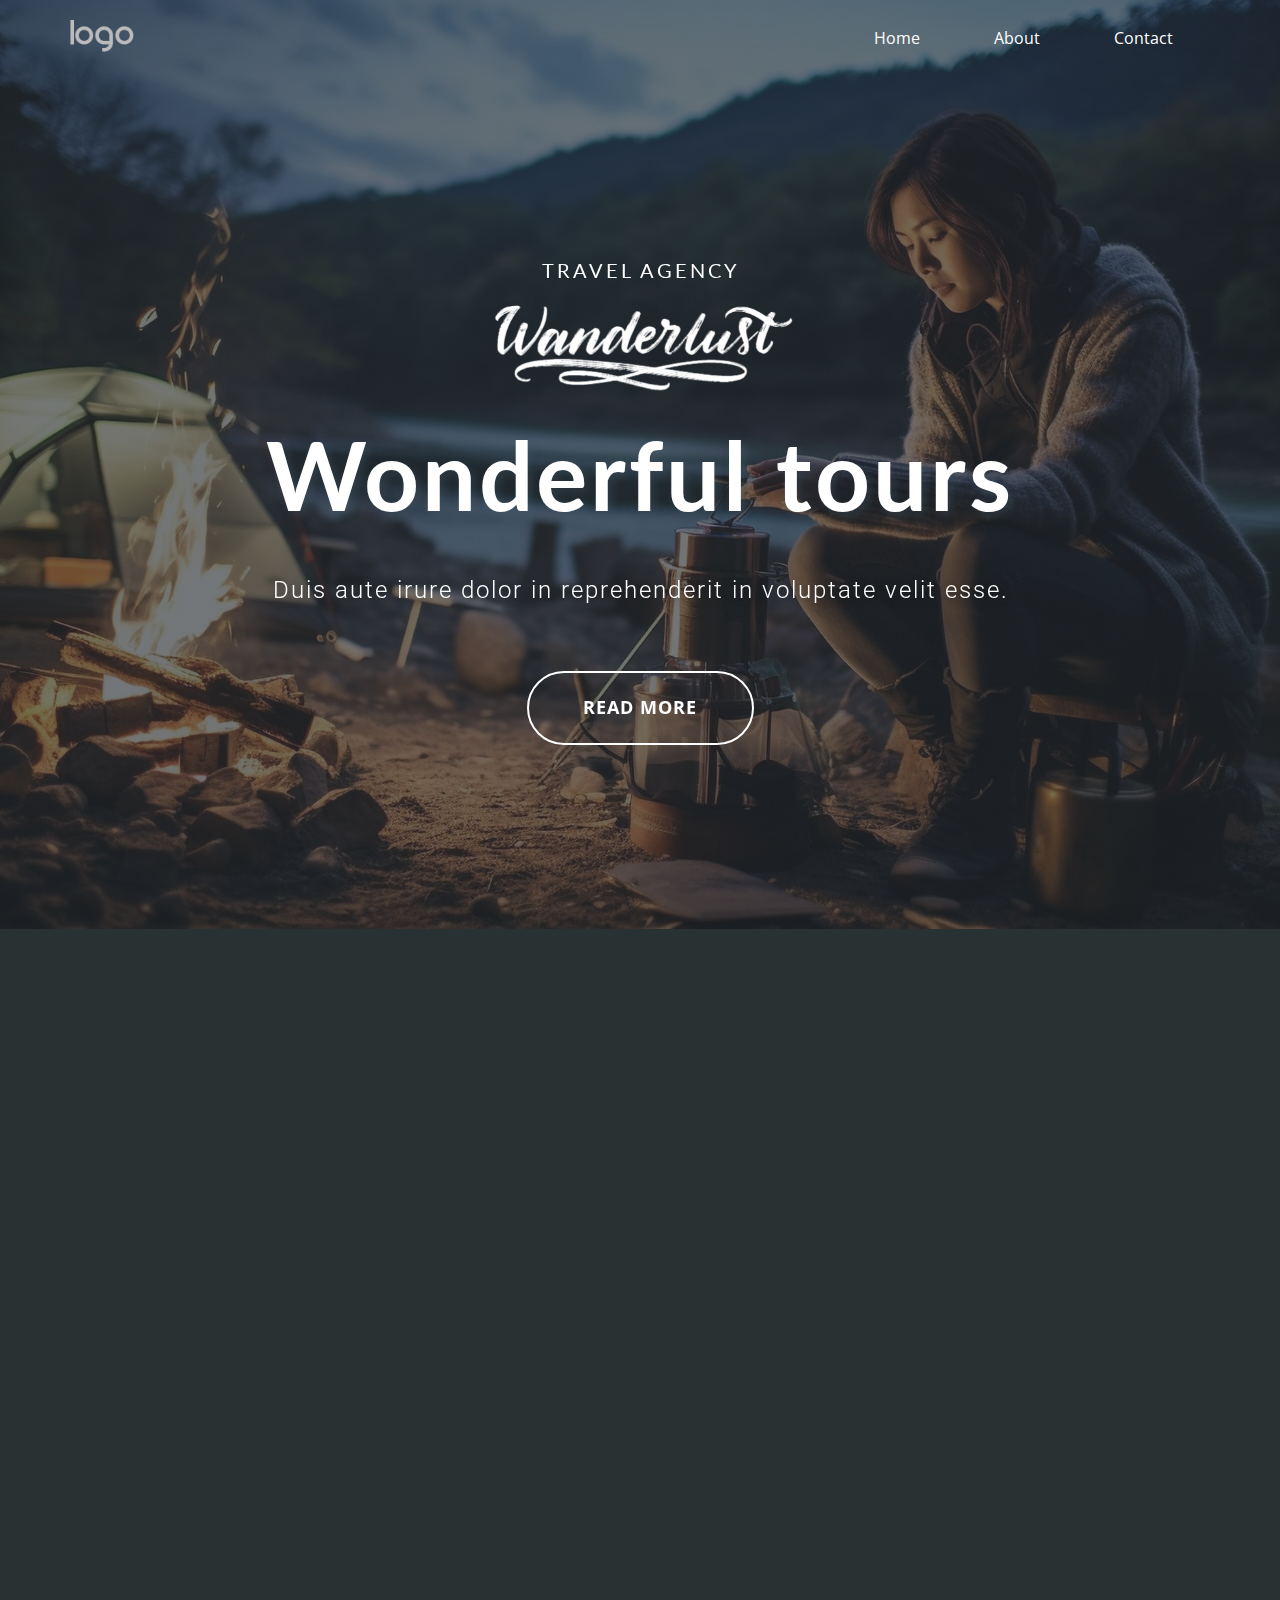
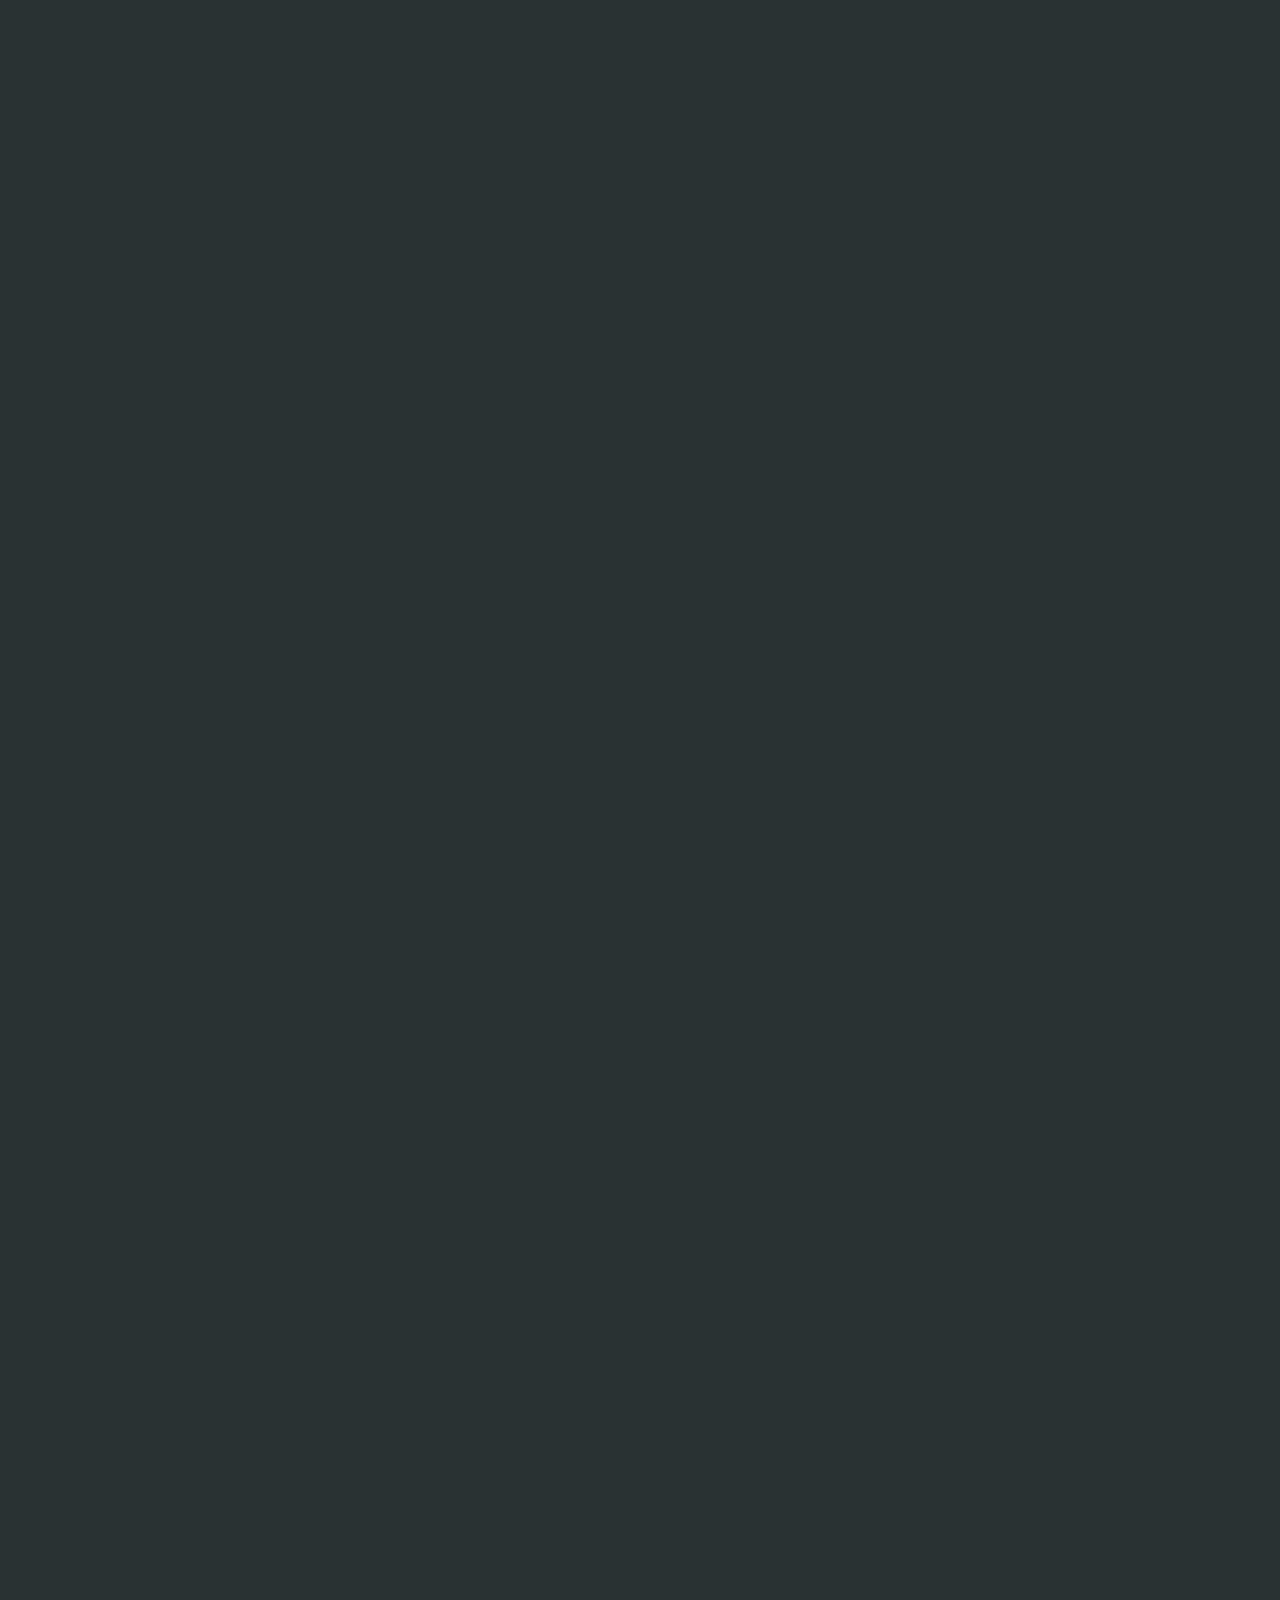
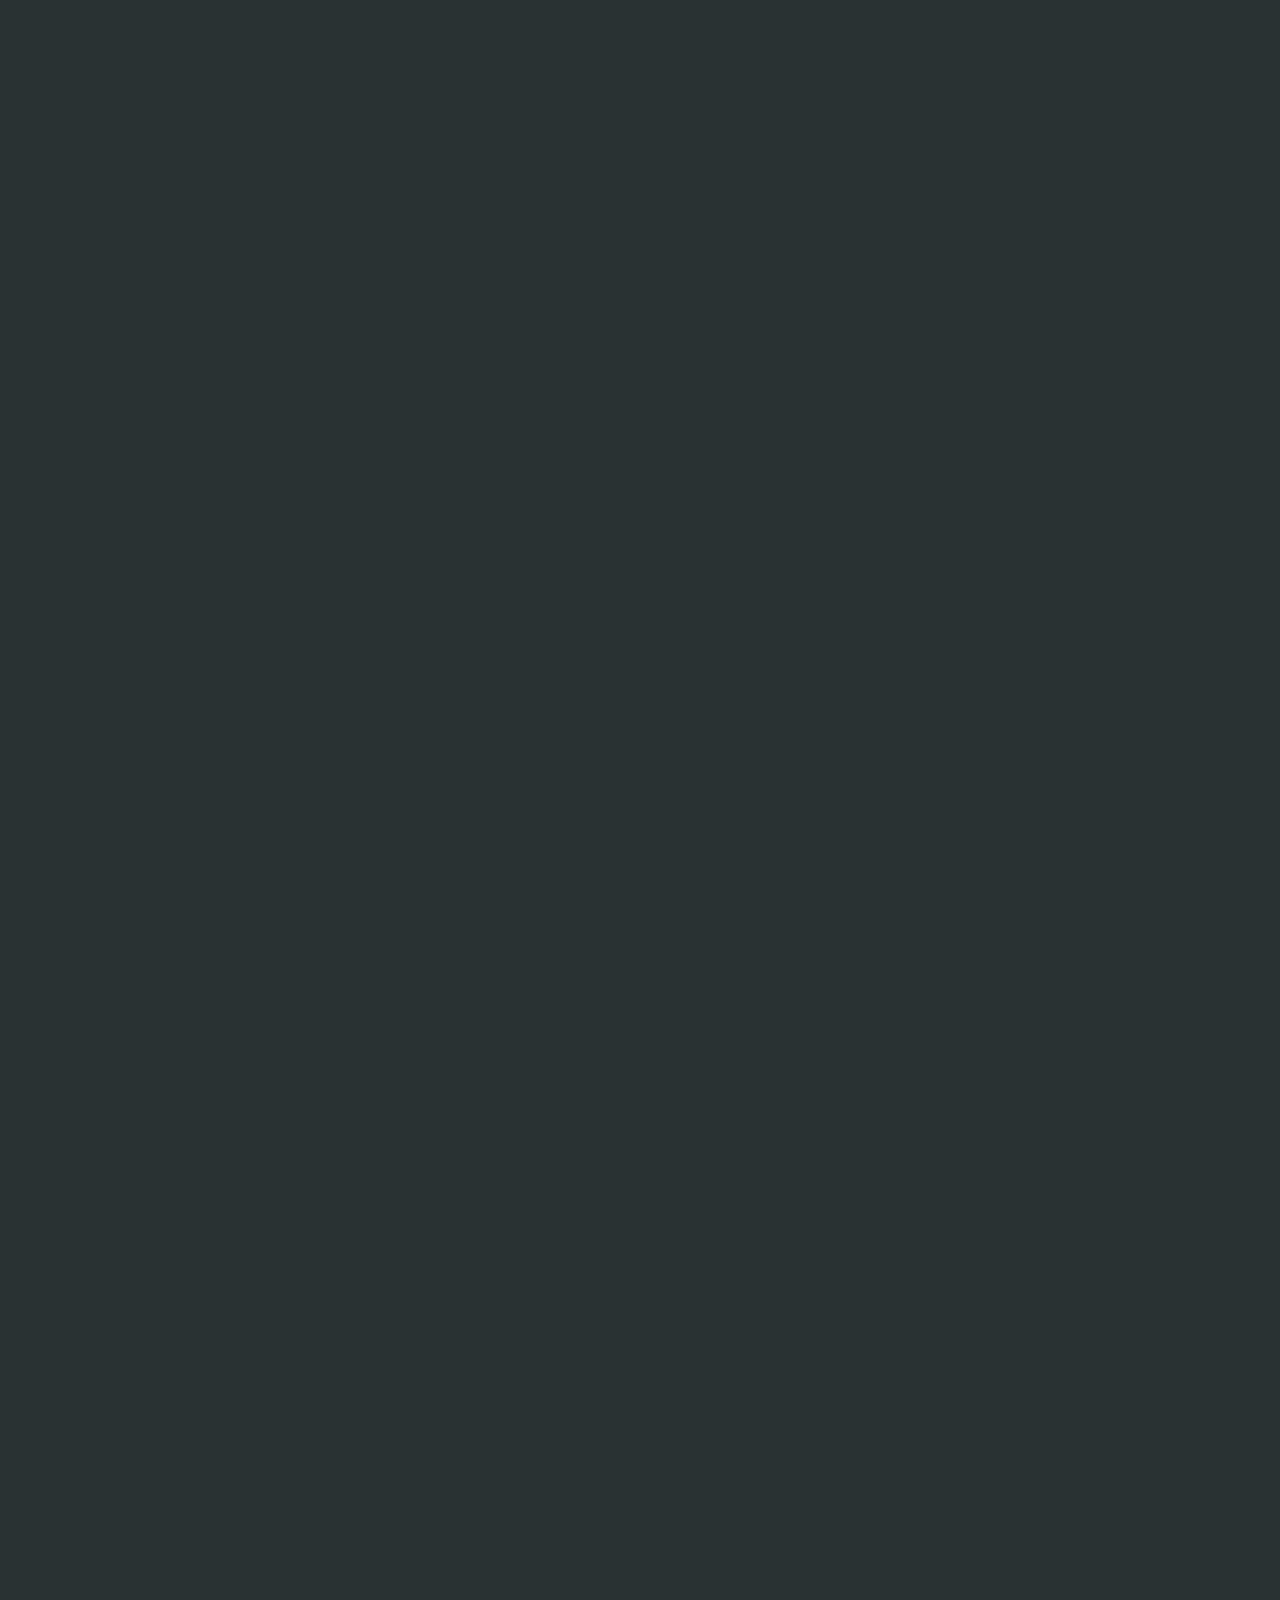
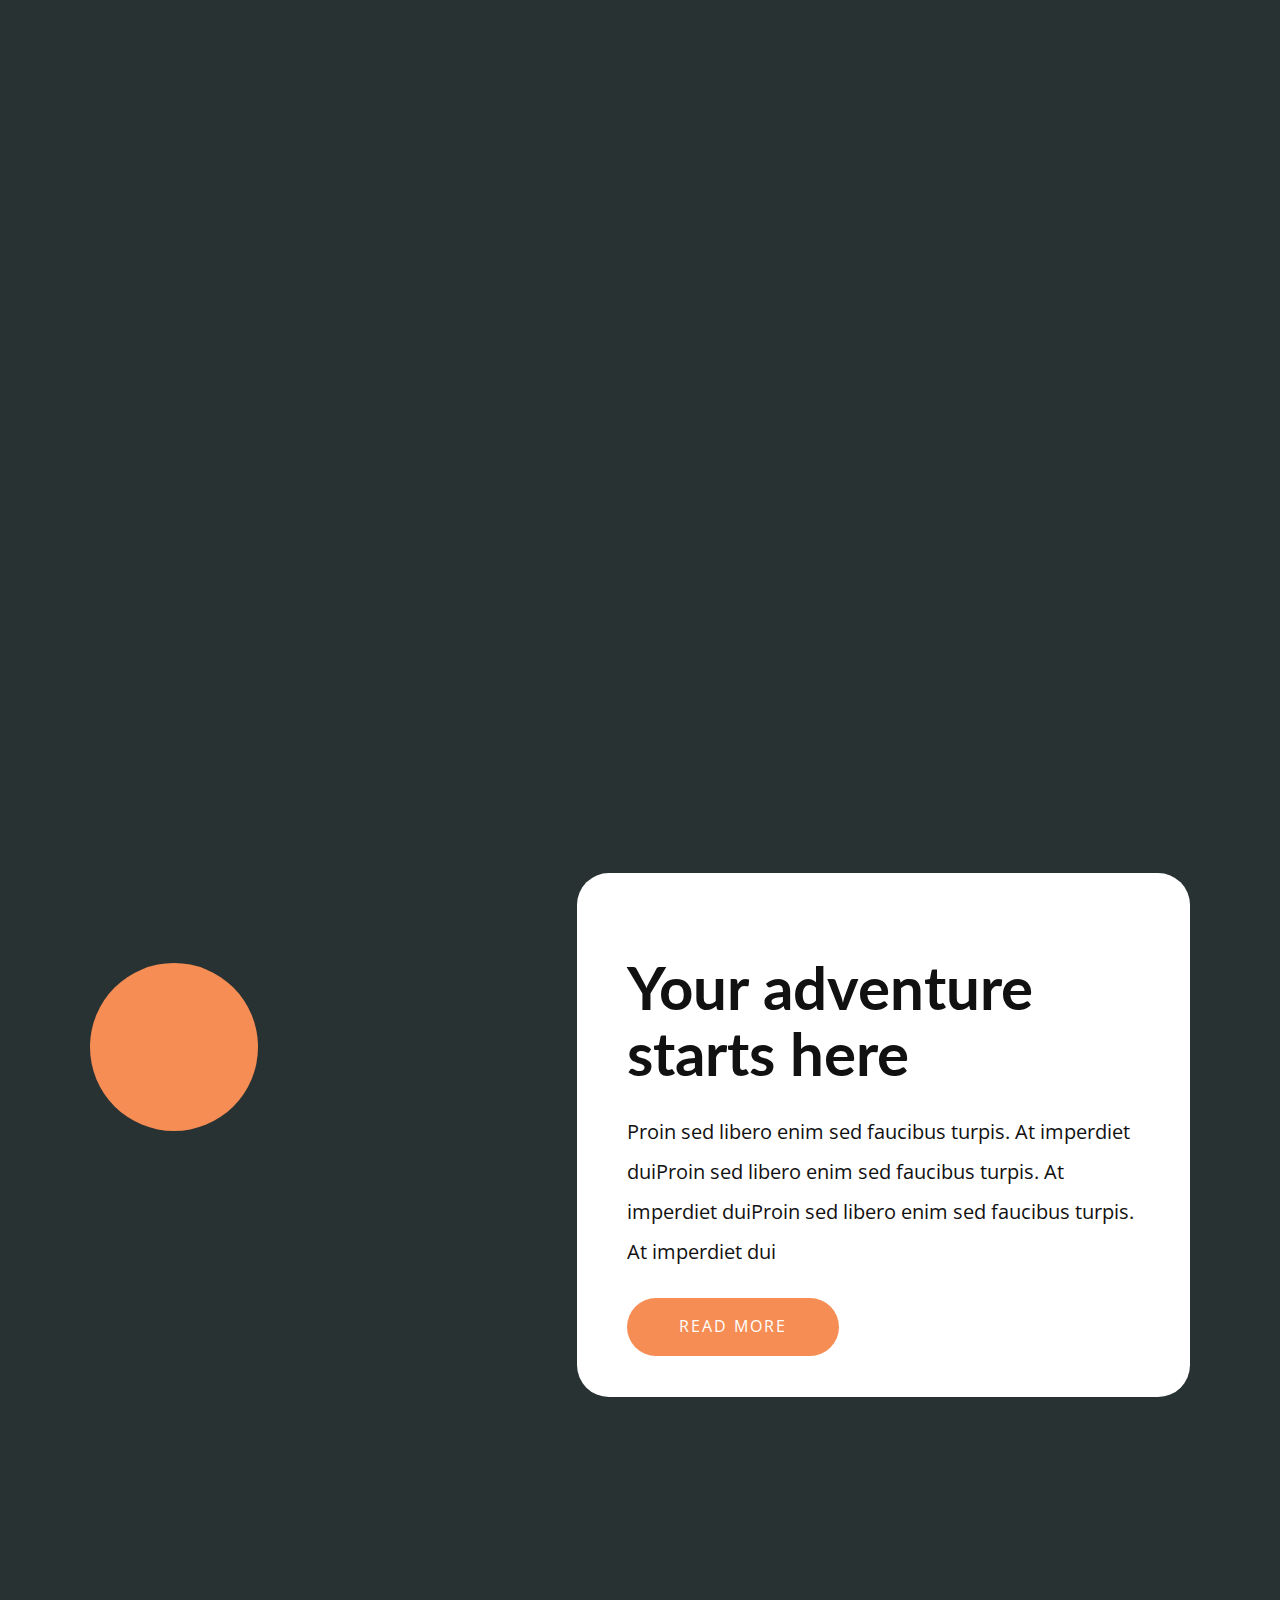
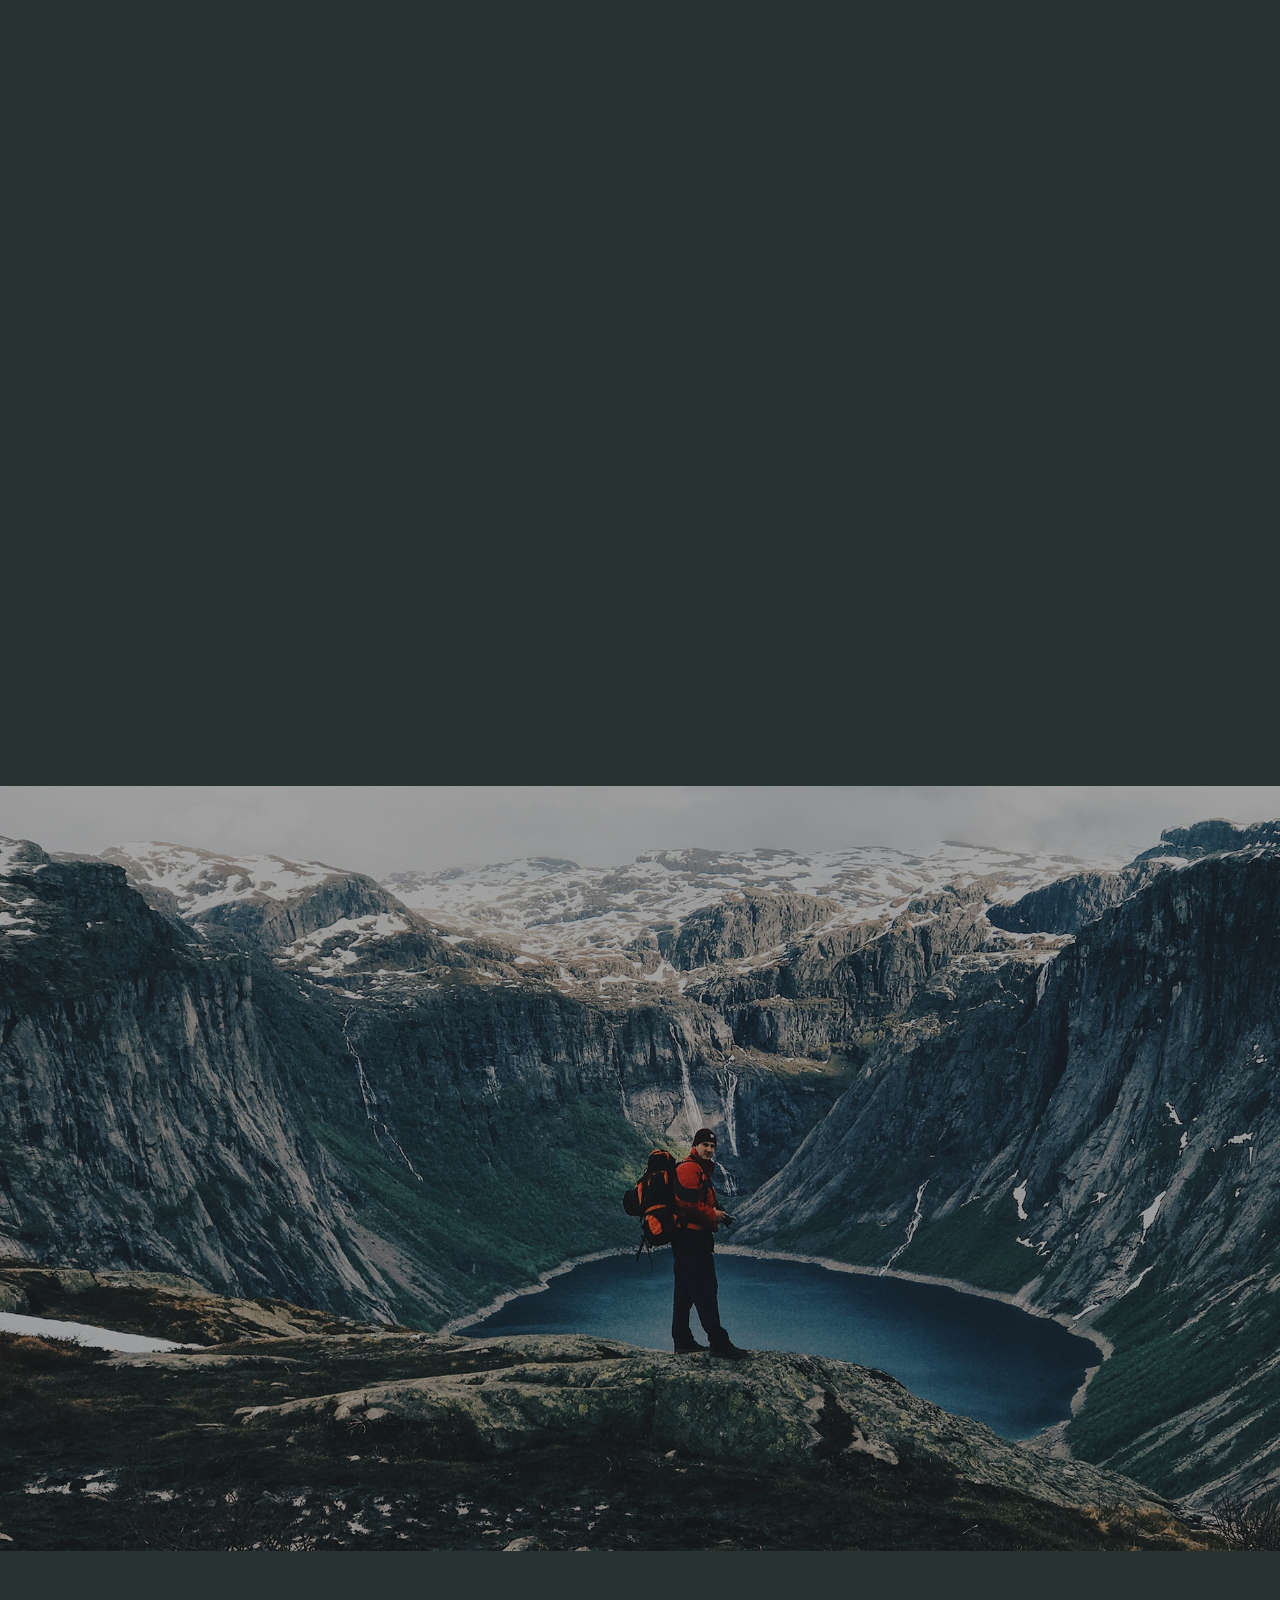
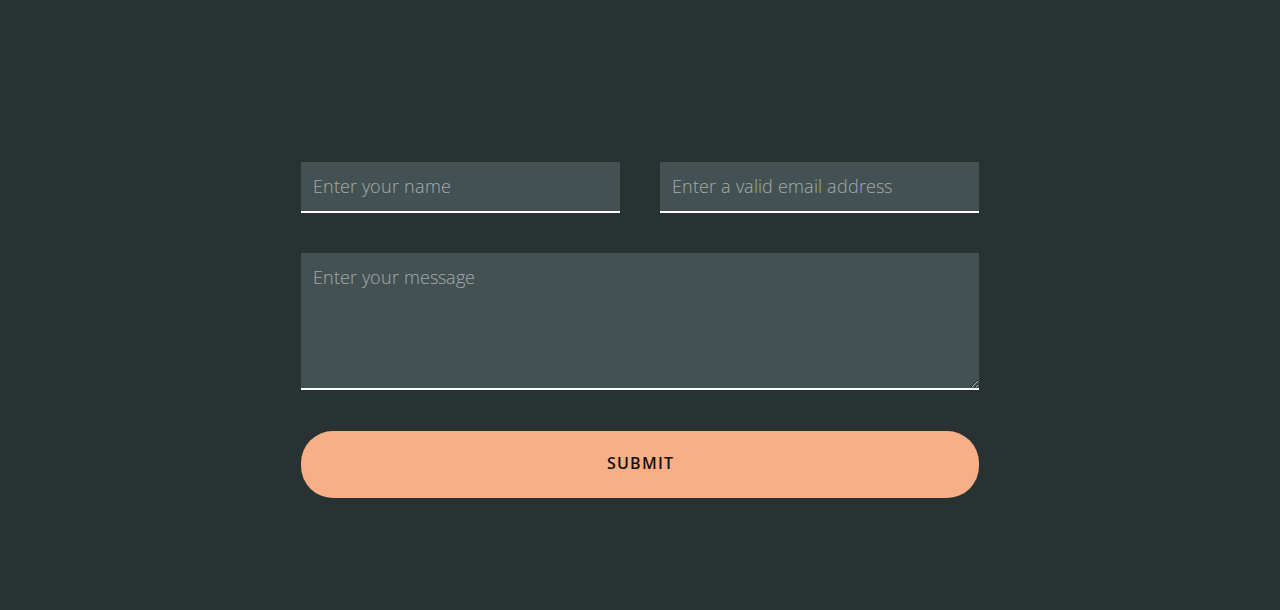
<file: index.html>
<!DOCTYPE html>
<html style="font-size: 16px;" lang="en"><head>
    <meta name="viewport" content="width=device-width, initial-scale=1.0">
    <meta charset="utf-8">
    <meta name="keywords" content="​Wonderful tours, ​Backpacking Trips, ​Small group travel that&amp;apos;s good all over, ​Enjoy the perfect blend of adventure tours, ​Your adventure starts here, Tours Nature &amp;amp; Wildlife, Get in touch">
    <meta name="description" content="">
    <title>Home</title>
    <link rel="stylesheet" href="nicepage.css" media="screen">
<link rel="stylesheet" href="Home.css" media="screen">
    <script class="u-script" type="text/javascript" src="jquery.js" defer=""></script>
    <script class="u-script" type="text/javascript" src="nicepage.js" defer=""></script>
    <meta name="generator" content="Nicepage 6.1.3, nicepage.com">
    <meta name="referrer" content="origin">
    <link id="u-theme-google-font" rel="stylesheet" href="https://fonts.googleapis.com/css?family=Lato:100,100i,300,300i,400,400i,700,700i,900,900i|Open+Sans:300,300i,400,400i,500,500i,600,600i,700,700i,800,800i">
    <link id="u-page-google-font" rel="stylesheet" href="https://fonts.googleapis.com/css?family=Lato:100,100i,300,300i,400,400i,700,700i,900,900i|Roboto:100,100i,300,300i,400,400i,500,500i,700,700i,900,900i|Lato:100,100i,300,300i,400,400i,700,700i,900,900i">
    
    
    
    
    
    
    
    
    
    
    
    
    <script type="application/ld+json">{
		"@context": "http://schema.org",
		"@type": "Organization",
		"name": "Site2",
		"logo": "images/default-logo.png"
}</script>
    <meta name="theme-color" content="#478ac9">
    <meta property="og:title" content="Home">
    <meta property="og:description" content="">
    <meta property="og:type" content="website">
  <meta data-intl-tel-input-cdn-path="intlTelInput/"></head>
  <body data-home-page="Home.html" data-home-page-title="Home" data-path-to-root="./" data-include-products="false" class="u-body u-overlap u-overlap-contrast u-overlap-transparent u-xl-mode" data-lang="en"><header class="u-clearfix u-header u-header" id="sec-2a97"><div class="u-clearfix u-sheet u-sheet-1">
        <a href="https://nicepage.com" class="u-image u-logo u-image-1" data-image-width="80" data-image-height="40">
          <img src="images/default-logo.png" class="u-logo-image u-logo-image-1">
        </a>
        <nav class="u-align-left u-font-size-14 u-menu u-menu-one-level u-nav-spacing-25 u-offcanvas u-menu-1" data-responsive-from="MD">
          <div class="menu-collapse">
            <a class="u-button-style u-custom-left-right-menu-spacing u-custom-text-active-color u-custom-text-hover-color u-nav-link" href="#" style="padding: 4px 0px; font-size: calc(1em + 8px);">
              <svg class="u-svg-link" preserveAspectRatio="xMidYMin slice" viewBox="0 0 302 302" style=""><use xmlns:xlink="http://www.w3.org/1999/xlink" xlink:href="#svg-7b92"></use></svg>
              <svg xmlns="http://www.w3.org/2000/svg" xmlns:xlink="http://www.w3.org/1999/xlink" version="1.1" id="svg-7b92" x="0px" y="0px" viewBox="0 0 302 302" style="enable-background:new 0 0 302 302;" xml:space="preserve" class="u-svg-content"><g><rect y="36" width="302" height="30"></rect><rect y="236" width="302" height="30"></rect><rect y="136" width="302" height="30"></rect>
</g><g></g><g></g><g></g><g></g><g></g><g></g><g></g><g></g><g></g><g></g><g></g><g></g><g></g><g></g><g></g></svg>
            </a>
          </div>
          <div class="u-custom-menu u-nav-container">
            <ul class="u-nav u-unstyled u-nav-1"><li class="u-nav-item"><a class="u-button-style u-nav-link u-text-active-palette-3-base u-text-hover-palette-3-base" href="#" style="padding: 10px 37px;">Home</a>
</li><li class="u-nav-item"><a class="u-button-style u-nav-link u-text-active-palette-3-base u-text-hover-palette-3-base" href="#" style="padding: 10px 37px;">About</a>
</li><li class="u-nav-item"><a class="u-button-style u-nav-link u-text-active-palette-3-base u-text-hover-palette-3-base" href="#" style="padding: 10px 37px;">Contact</a>
</li></ul>
          </div>
          <div class="u-custom-menu u-nav-container-collapse">
            <div class="u-align-center u-black u-container-style u-inner-container-layout u-opacity u-opacity-95 u-sidenav">
              <div class="u-inner-container-layout u-sidenav-overflow">
                <div class="u-menu-close"></div>
                <ul class="u-align-center u-nav u-popupmenu-items u-unstyled u-nav-2"><li class="u-nav-item"><a class="u-button-style u-nav-link" href="#">Home</a>
</li><li class="u-nav-item"><a class="u-button-style u-nav-link" href="#">About</a>
</li><li class="u-nav-item"><a class="u-button-style u-nav-link" href="#">Contact</a>
</li></ul>
              </div>
            </div>
            <div class="u-black u-menu-overlay u-opacity u-opacity-70"></div>
          </div>
        </nav>
      </div></header>
    <section class="u-align-center u-clearfix u-container-align-center u-image u-shading u-section-1" id="carousel_790c" data-image-width="1980" data-image-height="1243">
      <div class="u-clearfix u-sheet u-sheet-1">
        <h4 class="u-align-center u-text u-text-default u-text-1" data-animation-name="customAnimationIn" data-animation-duration="1500">travel agency</h4>
        <img src="images/rrr.png" alt="" class="u-image u-image-contain u-image-default u-image-1" data-image-width="1776" data-image-height="621" data-animation-name="customAnimationIn" data-animation-duration="1500">
        <h1 class="u-align-center u-text u-text-default u-text-2" data-animation-name="customAnimationIn" data-animation-duration="1500" data-animation-delay="500"> Wonderful tours</h1>
        <h3 class="u-align-center u-text u-text-body-alt-color u-text-3" data-animation-name="customAnimationIn" data-animation-duration="1500" data-animation-delay="500"> Duis aute irure dolor in reprehenderit in voluptate velit esse.</h3>
        <a href="#" class="u-active-white u-align-center u-border-2 u-border-active-white u-border-hover-white u-border-white u-btn u-btn-round u-button-style u-none u-radius-50 u-btn-1" data-animation-name="customAnimationIn" data-animation-duration="1500" data-animation-delay="500">read more</a>
      </div>
    </section>
    <section class="u-align-center u-clearfix u-palette-5-dark-3 u-section-2" id="carousel_5369">
      <div class="u-clearfix u-sheet u-sheet-1">
        <div class="u-expanded-width-md u-expanded-width-sm u-expanded-width-xs u-layout-grid u-list u-list-1">
          <div class="u-repeater u-repeater-1">
            <div class="u-align-center u-border-5 u-border-palette-3-base u-container-style u-list-item u-palette-5-dark-3 u-radius-32 u-repeater-item u-shape-round u-list-item-1" data-animation-name="customAnimationIn" data-animation-duration="1500" data-animation-delay="250">
              <div class="u-container-layout u-similar-container u-valign-top u-container-layout-1"><span class="u-icon u-icon-circle u-text-palette-3-base u-icon-1"><svg class="u-svg-link" preserveAspectRatio="xMidYMin slice" viewBox="0 0 512 512" style=""><use xmlns:xlink="http://www.w3.org/1999/xlink" xlink:href="#svg-7a82"></use></svg><svg class="u-svg-content" viewBox="0 0 512 512" id="svg-7a82"><g><path d="m457 121h-106v-35c0-24.813-20.187-45-45-45h-100c-24.813 0-45 20.187-45 45v35h-106c-30.327 0-55 24.673-55 55v240c0 30.327 24.673 55 55 55h402c30.327 0 55-24.673 55-55v-240c0-30.327-24.673-55-55-55zm-266-35c0-8.271 6.729-15 15-15h100c8.271 0 15 6.729 15 15v35h-130zm-111 355h-25c-13.785 0-25-11.215-25-25v-240c0-13.785 11.215-25 25-25h25zm322 0h-292v-290h37.783c-3.129 7.621-4.699 15.551-4.653 23.752.104 18.544 8.698 33.732 15.126 42.52l-16.05 37.573c-1.854 4.342-1.557 9.304.804 13.393l55 95.263c2.778 4.812 7.82 7.503 13.004 7.503 2.544 0 5.124-.648 7.486-2.013l69.282-40c3.445-1.989 5.959-5.266 6.989-9.108 1.029-3.842.49-7.937-1.499-11.382l-55-95.263c-2.36-4.089-6.509-6.827-11.196-7.393l-43.872-5.285c-3.813-4.973-10.012-14.771-10.075-25.976-.046-8.146 3.068-15.903 9.464-23.583h219.407zm-229.26-181.268 12.276-28.737 31.026 3.737 43.75 75.777-43.302 25zm309.26 156.268c0 13.785-11.215 25-25 25h-25v-290h25c13.785 0 25 11.215 25 25z"></path><path d="m326 271c24.813 0 45-20.187 45-45s-20.187-45-45-45-45 20.187-45 45 20.187 45 45 45zm0-60c8.271 0 15 6.729 15 15s-6.729 15-15 15-15-6.729-15-15 6.729-15 15-15z"></path>
</g></svg></span>
                <h4 class="u-text u-text-1">Traveller Tours</h4>
                <p class="u-text u-text-2"> Proin sed libero enim sed faucibus turpis. At imperdiet dui</p>
              </div>
            </div>
            <div class="u-align-center u-border-5 u-border-palette-3-base u-container-style u-list-item u-palette-5-dark-3 u-radius-32 u-repeater-item u-shape-round u-video-cover u-list-item-2" data-animation-name="customAnimationIn" data-animation-duration="1500" data-animation-delay="250">
              <div class="u-container-layout u-similar-container u-valign-top u-container-layout-2"><span class="u-icon u-icon-circle u-text-palette-3-base u-icon-2"><svg class="u-svg-link" preserveAspectRatio="xMidYMin slice" viewBox="0 0 512.963 512.963" style=""><use xmlns:xlink="http://www.w3.org/1999/xlink" xlink:href="#svg-6ec3"></use></svg><svg class="u-svg-content" viewBox="0 0 512.963 512.963" id="svg-6ec3"><g><path d="m488.535 148.643c13.314-20.213 22.806-40.646 22.806-57.853-.001-50.061-40.739-90.79-90.813-90.79-23.041 0-44.101 8.628-60.13 22.817-32.77-14.59-67.702-22.004-103.917-22.004-68.381 0-132.668 26.637-181.021 75.005-48.351 48.366-74.979 112.67-74.979 181.07s26.628 132.705 74.979 181.071c48.352 48.367 112.64 75.004 181.021 75.004s132.669-26.637 181.021-75.004c48.351-48.366 74.979-112.672 74.979-181.071 0-37.894-8.062-74.275-23.946-108.245zm-68.007-118.643c33.532 0 60.812 27.271 60.812 60.79 0 17.762-22.311 52.803-58.227 91.45-.869.935-1.885 1.13-2.585 1.13-.701 0-1.718-.195-2.586-1.13-35.915-38.647-58.226-73.689-58.226-91.45 0-33.519 27.281-60.79 60.812-60.79zm-323.851 67.027c42.686-42.699 99.439-66.215 159.805-66.215 3.354 0 6.693.092 10.021.235v15.635c0 13.342-9.495 24.923-22.577 27.539l-20.696 4.14c-27.056 5.411-46.694 29.364-46.694 56.957v27.942c0 7.152-2.691 13.967-7.578 19.189l-27.935 29.853c-12.355 13.204-17.801 31.017-14.942 48.87 1.648 10.294-2.287 20.252-10.527 26.638-8.239 6.387-18.864 7.714-28.421 3.55l-40.55-17.664c-5.065-2.206-10.341-3.645-15.753-4.34-.223-4.137-.347-8.293-.347-12.468-.002-60.388 23.507-117.16 66.194-159.861zm-61.864 204.266 40.338 17.572c7.61 3.314 15.544 4.946 23.401 4.946 12.551 0 24.899-4.166 35.379-12.288 17.041-13.208 25.179-33.803 21.771-55.093-1.362-8.505 1.339-17.339 7.225-23.629l27.935-29.853c10.107-10.801 15.673-24.896 15.673-39.688v-27.942c0-13.341 9.495-24.923 22.577-27.539l20.696-4.14c27.056-5.411 46.694-29.364 46.694-56.957v-12.341c15.198 2.709 30.041 6.966 44.43 12.781-7.145 12.964-11.216 27.849-11.216 43.668 0 33.541 36.027 79.35 66.25 111.872 6.325 6.806 15.277 10.708 24.562 10.708 9.284 0 18.236-3.902 24.561-10.708 7.435-8 15.22-16.807 22.734-26.035 9.722 25.517 14.658 52.42 14.658 80.26 0 8.344-.465 16.616-1.352 24.795-11.451-6.412-24.879-8.603-37.932-5.985l-25.693 5.154c-7.718 1.549-15.848-.631-21.756-5.828-11.886-10.454-27.715-15.329-43.421-13.371-15.708 1.956-29.856 10.563-38.815 23.614l-27.68 40.323c-3.154 4.595-7.811 8.069-13.113 9.785l-17.873 5.782c-24.93 8.065-40.907 32.819-37.99 58.858l2.524 22.538c.283 2.522.186 5.066-.288 7.561l-9.128 48.067c-42.621-8.875-81.787-29.923-113.288-61.432-32.025-32.035-53.256-71.993-61.863-115.455zm381.473 115.456c-42.686 42.698-99.439 66.214-159.805 66.214-5.625 0-11.219-.205-16.772-.61l8.857-46.641c1.033-5.442 1.245-10.993.628-16.498l-2.524-22.538c-1.337-11.934 5.986-23.278 17.411-26.976l17.873-5.782c11.569-3.743 21.73-11.325 28.612-21.35l27.68-40.323c4.167-6.069 10.484-9.913 17.79-10.823 7.305-.908 14.373 1.266 19.9 6.128 12.891 11.338 30.635 16.092 47.469 12.716l25.694-5.154c7.239-1.453 14.735.313 20.566 4.844.168.131.34.258.514.382l5.07 3.604c-9.978 38.552-30.071 73.905-58.963 102.807z"></path><path d="m420.528 106.686c7.846 0 15.363-6.899 15-15-.364-8.127-6.591-15-15-15-7.846 0-15.363 6.899-15 15 .364 8.127 6.591 15 15 15z"></path>
</g></svg></span>
                <h4 class="u-text u-text-3">Explore The World</h4>
                <p class="u-text u-text-4"> Proin sed libero enim sed faucibus turpis. At imperdiet dui</p>
              </div>
            </div>
            <div class="u-align-center u-border-5 u-border-palette-3-base u-container-style u-list-item u-palette-5-dark-3 u-radius-32 u-repeater-item u-shape-round u-video-cover u-list-item-3" data-animation-name="customAnimationIn" data-animation-duration="1500" data-animation-delay="250">
              <div class="u-container-layout u-similar-container u-valign-top u-container-layout-3"><span class="u-icon u-icon-circle u-text-palette-3-base u-icon-3"><svg class="u-svg-link" preserveAspectRatio="xMidYMin slice" viewBox="0 0 510 510" style=""><use xmlns:xlink="http://www.w3.org/1999/xlink" xlink:href="#svg-a4cd"></use></svg><svg class="u-svg-content" viewBox="0 0 510 510" id="svg-a4cd"><g><path d="m375 0h30v30h-30z"></path><path d="m450 120h30v30h-30z"></path><path d="m285 60h30v30h-30z"></path><path d="m180 15h30v30h-30z"></path><path d="m90 195c28.704 0 55.933-13.89 72.837-37.156l14.746-20.295-24.857-3.385c-46.641-6.352-81.449-48.575-77.398-96.821l2.095-24.923-22.973 9.888c-33.077 14.237-54.45 46.696-54.45 82.692 0 49.626 40.374 90 90 90zm-43.537-131.3c6.685 42.453 35.401 77.388 74.207 92.826-9.178 5.463-19.766 8.474-30.67 8.474-33.084 0-60-26.916-60-60 0-15.685 6.087-30.362 16.463-41.3z"></path><path d="m487.565 480-213.913-289.412 23.41-31.672-24.125-17.832-17.937 24.268-17.938-24.268-24.125 17.832 23.41 31.672-213.912 289.412h-22.435v30h510v-30zm-232.565-264.176 195.261 264.176h-82.026l-113.235-177.94-113.234 177.94h-82.027zm-15 264.176h-62.675l62.675-98.489zm30-98.489 62.675 98.489h-62.675z"></path>
</g></svg></span>
                <h4 class="u-text u-text-5">Adventure Vacations</h4>
                <p class="u-text u-text-6"> Proin sed libero enim sed faucibus turpis. At imperdiet dui</p>
              </div>
            </div>
            <div class="u-align-center u-border-5 u-border-palette-3-base u-container-style u-list-item u-palette-5-dark-3 u-radius-32 u-repeater-item u-shape-round u-video-cover u-list-item-4" data-animation-name="customAnimationIn" data-animation-duration="1500" data-animation-delay="250">
              <div class="u-container-layout u-similar-container u-valign-top u-container-layout-4"><span class="u-icon u-icon-circle u-text-palette-3-base u-icon-4"><svg class="u-svg-link" preserveAspectRatio="xMidYMin slice" viewBox="0 0 512 512" style=""><use xmlns:xlink="http://www.w3.org/1999/xlink" xlink:href="#svg-203e"></use></svg><svg class="u-svg-content" viewBox="0 0 512 512" id="svg-203e"><g><path d="m406.312 482v-384.132h-39.99v-64.972h-95.322v-32.896h-30v32.896h-95.322v64.972h-39.99v384.132h-54.4v30h409.424v-30zm-230.634-419.104h160.644v34.972h-160.644zm140.634 419.104h-45.312v-109.629h45.312zm-75.312 0h-45.312v-109.629h45.312zm105.312 0v-139.629h-180.624v139.629h-30v-354.132h240.624v354.132z"></path><path d="m165.688 158.205h30v30h-30z"></path><path d="m316.312 158.205h30v30h-30z"></path><path d="m241 158.205h30v30h-30z"></path><path d="m165.688 218.541h30v30h-30z"></path><path d="m316.312 218.541h30v30h-30z"></path><path d="m241 218.541h30v30h-30z"></path><path d="m165.688 278.878h30v30h-30z"></path><path d="m316.312 278.878h30v30h-30z"></path><path d="m241 278.878h30v30h-30z"></path>
</g></svg></span>
                <h4 class="u-text u-text-7">Luxurious Hotels</h4>
                <p class="u-text u-text-8"> Proin sed libero enim sed faucibus turpis. At imperdiet dui</p>
              </div>
            </div>
          </div>
        </div>
      </div>
    </section>
    <section class="u-clearfix u-palette-5-dark-3 u-section-3" id="carousel_d0e6">
      <div class="u-clearfix u-sheet u-valign-middle-lg u-valign-middle-sm u-valign-middle-xl u-valign-middle-xs u-sheet-1">
        <div class="data-layout-selected u-clearfix u-expanded-width u-layout-wrap u-layout-wrap-1">
          <div class="u-layout">
            <div class="u-layout-row">
              <div class="u-align-left u-container-align-left u-container-style u-layout-cell u-size-24 u-layout-cell-1" data-animation-name="customAnimationIn" data-animation-duration="1500" data-animation-delay="500">
                <div class="u-container-layout u-valign-middle u-container-layout-1">
                  <h3 class="u-align-left u-text u-text-palette-3-base u-text-1"> Good Trips Only</h3>
                  <p class="u-align-left u-text u-text-2"> Proin sed libero enim sed faucibus turpis. At imperdiet duiProin sed libero enim sed faucibus turpis. At imperdiet dui</p>
                  <a href="#" class="u-active-white u-align-left u-border-2 u-border-active-white u-border-hover-white u-border-palette-3-base u-btn u-btn-round u-button-style u-none u-radius-50 u-btn-1" data-animation-name="" data-animation-duration="0" data-animation-delay="0" data-animation-direction="">learn more</a>
                </div>
              </div>
              <div class="u-container-style u-layout-cell u-size-36 u-layout-cell-2">
                <div class="u-container-layout u-valign-middle-lg u-valign-middle-md u-valign-middle-sm u-valign-middle-xl u-container-layout-2">
                  <div class="u-shape u-shape-svg u-text-palette-3-base u-shape-1" data-animation-name="customAnimationIn" data-animation-duration="1500" data-animation-delay="500">
                    <svg class="u-svg-link" preserveAspectRatio="none" viewBox="0 0 160 160" style=""><use xmlns:xlink="http://www.w3.org/1999/xlink" xlink:href="#svg-9d3d"></use></svg>
                    <svg xmlns="http://www.w3.org/2000/svg" xmlns:xlink="http://www.w3.org/1999/xlink" version="1.1" xml:space="preserve" class="u-svg-content" viewBox="0 0 160 160" x="0px" y="0px" id="svg-9d3d" style="enable-background:new 0 0 160 160;"><path d="M80,30c27.6,0,50,22.4,50,50s-22.4,50-50,50s-50-22.4-50-50S52.4,30,80,30 M80,0C35.8,0,0,35.8,0,80s35.8,80,80,80
	s80-35.8,80-80S124.2,0,80,0L80,0z"></path></svg>
                  </div>
                  <div class="u-image u-image-circle u-image-1" data-image-width="829" data-image-height="829" data-animation-name="customAnimationIn" data-animation-duration="1500"></div>
                  <div class="u-shape u-shape-svg u-text-palette-3-base u-shape-2" data-animation-name="bounceIn" data-animation-duration="1250" data-animation-direction="" data-animation-delay="750">
                    <svg class="u-svg-link" preserveAspectRatio="none" viewBox="0 0 160 160" style=""><use xmlns:xlink="http://www.w3.org/1999/xlink" xlink:href="#svg-9d3d"></use></svg>
                    <svg class="u-svg-content" viewBox="0 0 160 160" x="0px" y="0px" id="svg-9d3d" style="enable-background:new 0 0 160 160;"><path d="M80,30c27.6,0,50,22.4,50,50s-22.4,50-50,50s-50-22.4-50-50S52.4,30,80,30 M80,0C35.8,0,0,35.8,0,80s35.8,80,80,80
	s80-35.8,80-80S124.2,0,80,0L80,0z"></path></svg>
                  </div>
                  <div class="u-shape u-shape-svg u-text-palette-3-base u-shape-3" data-animation-name="customAnimationIn" data-animation-duration="1500" data-animation-delay="250">
                    <svg class="u-svg-link" preserveAspectRatio="none" viewBox="0 0 160 50" style=""><use xmlns:xlink="http://www.w3.org/1999/xlink" xlink:href="#svg-c9fe"></use></svg>
                    <svg class="u-svg-content" viewBox="0 0 160 50" x="0px" y="0px" id="svg-c9fe" style="enable-background:new 0 0 160 50;"><path d="M133,26.7c-13.9,9.7-25.8,9.7-39.8,0c-9.1-6.3-16.8-6.3-25.9,0c-13.8,9.6-25.1,9.6-38.9,0c-9.2-6.4-15.4-6.4-24.6,0L0,22
	c11.2-7.8,20.6-8.1,32.2,0c11,7.6,19,8.5,31.3,0c11.6-8.1,22.4-7.7,33.5,0c11.4,8,20.3,8.3,32.2,0c11.6-8.1,19.2-8.1,30.8,0
	l-3.8,4.7C146.9,20.2,142.3,20.2,133,26.7z M133,10.8c-13.9,9.7-25.8,9.7-39.8,0c-9.1-6.3-16.8-6.3-25.9,0
	c-13.8,9.6-25.1,9.6-38.9,0c-9.2-6.4-15.4-6.4-24.6,0L0,6.1c11.2-7.8,20.6-8.1,32.2,0c11,7.6,19,8.5,31.3,0C75.1-2,85.9-1.6,97,6.1
	c11.4,8,20.3,8.3,32.2,0C140.8-2,148.4-2,160,6.1l-3.8,4.7C146.9,4.3,142.3,4.3,133,10.8z M32.2,38c11,7.6,19,8.5,31.3,0
	c11.6-8.1,22.4-7.7,33.5,0c11.4,8,20.3,8.3,32.2,0c11.6-8.1,19.2-8.1,30.8,0l-3.8,4.7c-9.3-6.5-13.9-6.5-23.3,0
	c-13.9,9.7-25.8,9.7-39.8,0c-9.1-6.3-16.8-6.3-25.9,0c-13.8,9.6-25.1,9.6-38.9,0c-9.2-6.4-15.4-6.4-24.6,0L0,38
	C11.2,30.2,20.6,29.9,32.2,38z"></path></svg>
                  </div>
                </div>
              </div>
            </div>
          </div>
        </div>
      </div>
    </section>
    <section class="u-clearfix u-palette-5-dark-3 u-section-4" id="carousel_3d89">
      <div class="u-clearfix u-sheet u-valign-middle u-sheet-1">
        <div class="u-border-10 u-border-white u-image u-image-circle u-image-1" data-image-width="764" data-image-height="955" data-animation-name="customAnimationIn" data-animation-duration="1500" data-animation-delay="500"></div>
        <div class="u-image u-image-circle u-image-2" data-image-width="1170" data-image-height="780" data-animation-name="customAnimationIn" data-animation-duration="1500" data-animation-delay="250"></div>
        <div class="u-border-20 u-border-palette-3-base u-image u-image-circle u-image-3" data-image-width="736" data-image-height="981" data-animation-name="customAnimationIn" data-animation-duration="1500" data-animation-delay="750"></div>
        <div class="u-shape u-shape-svg u-text-palette-3-base u-shape-1" data-animation-name="customAnimationIn" data-animation-duration="1500" data-animation-delay="250">
          <svg class="u-svg-link" preserveAspectRatio="none" viewBox="0 0 160 160" style=""><use xmlns:xlink="http://www.w3.org/1999/xlink" xlink:href="#svg-1186"></use></svg>
          <svg class="u-svg-content" viewBox="0 0 160 160" x="0px" y="0px" id="svg-1186" style="enable-background:new 0 0 160 160;"><path d="M80,30c27.6,0,50,22.4,50,50s-22.4,50-50,50s-50-22.4-50-50S52.4,30,80,30 M80,0C35.8,0,0,35.8,0,80s35.8,80,80,80
	s80-35.8,80-80S124.2,0,80,0L80,0z"></path></svg>
        </div>
        <div class="u-shape u-shape-svg u-text-palette-5-dark-2 u-shape-2" data-animation-name="flipIn" data-animation-duration="1000" data-animation-direction="X" data-animation-delay="500">
          <svg class="u-svg-link" preserveAspectRatio="none" viewBox="0 0 160 160" style=""><use xmlns:xlink="http://www.w3.org/1999/xlink" xlink:href="#svg-525f"></use></svg>
          <svg class="u-svg-content" viewBox="0 0 160 160" x="0px" y="0px" id="svg-525f" style="enable-background:new 0 0 160 160;"><path d="M80,30c27.6,0,50,22.4,50,50s-22.4,50-50,50s-50-22.4-50-50S52.4,30,80,30 M80,0C35.8,0,0,35.8,0,80s35.8,80,80,80
	s80-35.8,80-80S124.2,0,80,0L80,0z"></path></svg>
        </div>
        <div class="u-align-center u-container-align-center u-container-style u-expanded-width u-group u-shape-rectangle u-group-1" data-animation-name="customAnimationIn" data-animation-duration="1500" data-animation-delay="750">
          <div class="u-container-layout u-valign-top u-container-layout-1">
            <h2 class="u-align-center u-text u-text-default u-text-1"> Backpacking Trips</h2>
            <p class="u-align-center u-text u-text-2">Duis aute irure dolor in reprehenderit in voluptate velit esse cillum dolore eu fugiat nulla pariatur. Excepteur sint occaecat cupidatat non proident, sunt in culpa qui officia deserunt mollit.</p>
            <a href="#" class="u-active-white u-align-center u-border-2 u-border-active-white u-border-hover-white u-border-white u-btn u-btn-round u-button-style u-none u-radius-50 u-btn-1" data-animation-name="" data-animation-duration="0" data-animation-delay="0" data-animation-direction="">read more</a>
          </div>
        </div>
      </div>
    </section>
    <section class="u-align-center u-clearfix u-palette-5-dark-3 u-section-5" id="carousel_fd2b">
      <div class="u-clearfix u-sheet u-valign-middle u-sheet-1">
        <h2 class="u-align-left u-text u-text-1" data-animation-name="customAnimationIn" data-animation-duration="1500"> Small group travel that's good all over</h2>
        <div class="data-layout-selected u-clearfix u-gutter-0 u-layout-wrap u-layout-wrap-1">
          <div class="u-gutter-0 u-layout">
            <div class="u-layout-row">
              <div class="u-align-justify u-container-align-left u-container-style u-layout-cell u-radius-32 u-shape-round u-size-26 u-white u-layout-cell-1" data-animation-name="customAnimationIn" data-animation-duration="1500" data-animation-delay="500">
                <div class="u-container-layout u-valign-top u-container-layout-1">
                  <p class="u-align-left u-text u-text-default u-text-2">Sit amet massa vitae tortor condimentum lacinia quis. Ornare arcu dui vivamus arcu felis bibendum ut. Consectetur adipiscing elit duis tristique sollicitudin. Volutpat lacus laoreet non curabitur. Magna fringilla urna porttitor rhoncus. Ultricies leo integer malesuada nunc vel risus commodo viverra. Ipsum a arcu cursus vitae congue. Imperdiet dui accumsan sit amet nulla facilisi. Tincidunt dui ut ornare lectus sit. Phasellus faucibus scelerisque eleifend donec pretium vulputate sapien nec.&nbsp;Eget gravida cum sociis natoque.&nbsp;</p>
                  <a href="#" class="u-active-palette-5-dark-3 u-align-left u-border-2 u-border-active-palette-5-dark-3 u-border-hover-palette-5-dark-3 u-border-palette-3-base u-btn u-btn-round u-button-style u-hover-palette-3-base u-palette-3-base u-radius-50 u-text-active-white u-text-hover-white u-btn-1" data-animation-name="" data-animation-duration="0" data-animation-delay="0" data-animation-direction="">read more</a>
                </div>
              </div>
              <div class="u-container-align-right u-container-style u-layout-cell u-size-34 u-layout-cell-2" data-animation-name="customAnimationIn" data-animation-duration="1500" data-animation-delay="500">
                <div class="u-container-layout u-container-layout-2">
                  <div class="u-image u-image-circle u-image-1" data-image-width="900" data-image-height="900"></div>
                </div>
              </div>
            </div>
          </div>
        </div>
      </div>
    </section>
    <section class="u-align-left u-clearfix u-container-align-center u-palette-5-dark-3 u-section-6" id="carousel_86f4">
      <div class="u-clearfix u-sheet u-sheet-1">
        <h2 class="u-align-center u-text u-text-body-alt-color u-text-1" data-animation-name="customAnimationIn" data-animation-duration="1500"> Enjoy the perfect blend of adventure tours</h2>
        <div class="u-list u-list-1">
          <div class="u-repeater u-repeater-1">
            <div class="u-align-left u-container-style u-list-item u-radius-32 u-repeater-item u-shape-round u-white u-list-item-1" data-animation-direction="Up" data-animation-name="customAnimationIn" data-animation-duration="1500" data-animation-delay="500">
              <div class="u-container-layout u-similar-container u-container-layout-1">
                <div alt="" class="u-image u-image-circle u-image-1" data-image-width="1300" data-image-height="867"></div>
                <h4 class="u-text u-text-2">Mountains</h4>
                <p class="u-text u-text-grey-50 u-text-3"> Proin sed libero enim sed faucibus turpis. At imperdiet duiProin sed libero enim sed faucibus turpis. At imperdiet dui</p>
                <a href="#" class="u-active-none u-align-center u-border-1 u-border-active-grey-60 u-border-black u-border-hover-grey-60 u-border-no-left u-border-no-right u-border-no-top u-btn u-button-style u-hover-none u-none u-text-body-color u-btn-1">more</a>
              </div>
            </div>
            <div class="u-align-left u-container-style u-list-item u-radius-32 u-repeater-item u-shape-round u-white u-list-item-2" data-animation-name="customAnimationIn" data-animation-duration="1500" data-animation-delay="500">
              <div class="u-container-layout u-similar-container u-container-layout-2">
                <div alt="" class="u-image u-image-circle u-image-2" data-image-width="864" data-image-height="1080"></div>
                <h4 class="u-text u-text-4"> Waterfalls</h4>
                <p class="u-text u-text-grey-50 u-text-5"> Proin sed libero enim sed faucibus turpis. At imperdiet duiProin sed libero enim sed faucibus turpis. At imperdiet dui</p>
                <a href="#" class="u-active-none u-align-center u-border-1 u-border-active-grey-60 u-border-black u-border-hover-grey-60 u-border-no-left u-border-no-right u-border-no-top u-btn u-button-style u-hover-none u-none u-text-body-color u-btn-2">more</a>
              </div>
            </div>
            <div class="u-align-left u-container-style u-list-item u-radius-32 u-repeater-item u-shape-round u-white u-list-item-3" data-animation-direction="Up" data-animation-name="customAnimationIn" data-animation-duration="1500" data-animation-delay="500">
              <div class="u-container-layout u-similar-container u-container-layout-3">
                <div alt="" class="u-image u-image-circle u-image-3" data-image-width="1400" data-image-height="933"></div>
                <h4 class="u-text u-text-6">Road Travel</h4>
                <p class="u-text u-text-grey-50 u-text-7"> Proin sed libero enim sed faucibus turpis. At imperdiet duiProin sed libero enim sed faucibus turpis. At imperdiet dui</p>
                <a href="#" class="u-active-none u-align-center u-border-1 u-border-active-grey-60 u-border-black u-border-hover-grey-60 u-border-no-left u-border-no-right u-border-no-top u-btn u-button-style u-hover-none u-none u-text-body-color u-btn-3">more</a>
              </div>
            </div>
          </div>
        </div>
      </div>
    </section>
    <section class="u-align-center u-clearfix u-palette-5-dark-3 u-section-7" id="carousel_c329">
      <div class="u-clearfix u-sheet u-valign-middle u-sheet-1">
        <div class="u-shape u-shape-svg u-text-palette-5-base u-shape-1" data-animation-name="customAnimationIn" data-animation-duration="1500" data-animation-delay="250">
          <svg class="u-svg-link" preserveAspectRatio="none" viewBox="0 0 160 160" style=""><use xmlns:xlink="http://www.w3.org/1999/xlink" xlink:href="#svg-a0bf"></use></svg>
          <svg class="u-svg-content" viewBox="0 0 160 160" x="0px" y="0px" id="svg-a0bf" style="enable-background:new 0 0 160 160;"><path d="M80,30c27.6,0,50,22.4,50,50s-22.4,50-50,50s-50-22.4-50-50S52.4,30,80,30 M80,0C35.8,0,0,35.8,0,80s35.8,80,80,80
	s80-35.8,80-80S124.2,0,80,0L80,0z"></path></svg>
        </div>
        <div class="u-image u-image-circle u-image-1" data-image-width="757" data-image-height="757" data-animation-name="customAnimationIn" data-animation-duration="1500" data-animation-delay="250"></div>
        <div class="u-align-left u-container-align-left u-container-style u-expanded-width-xs u-group u-radius-32 u-shape-round u-white u-group-1">
          <div class="u-container-layout u-container-layout-1">
            <h2 class="u-align-left u-text u-text-1"> Your adventure starts here</h2>
            <p class="u-align-left u-text u-text-2"> Proin sed libero enim sed faucibus turpis. At imperdiet duiProin sed libero enim sed faucibus turpis. At imperdiet duiProin sed libero enim sed faucibus turpis. At imperdiet dui</p>
            <a href="#" class="u-active-palette-5-base u-align-left u-border-none u-btn u-btn-round u-button-style u-color-scheme-summer-time u-color-style-multicolor-1 u-hover-palette-3-base u-palette-3-base u-radius-50 u-text-active-white u-text-body-alt-color u-text-hover-white u-btn-1">read more</a>
          </div>
        </div>
        <div class="u-palette-3-base u-shape u-shape-circle u-shape-2"></div>
      </div>
    </section>
    <section class="u-clearfix u-container-align-left u-palette-5-dark-3 u-section-8" id="carousel_4485">
      <div class="u-clearfix u-sheet u-valign-middle u-sheet-1">
        <div class="u-expanded-width u-layout-grid u-list u-list-1">
          <div class="u-repeater u-repeater-1">
            <div class="u-container-align-left u-container-style u-list-item u-repeater-item u-shape-rectangle u-list-item-1" data-animation-name="customAnimationIn" data-animation-duration="1500" data-animation-delay="0">
              <div class="u-container-layout u-similar-container u-container-layout-1"><span class="u-align-left u-icon u-icon-circle u-text-palette-3-base u-icon-1"><svg class="u-svg-link" preserveAspectRatio="xMidYMin slice" viewBox="0 0 95.333 95.332" style=""><use xmlns:xlink="http://www.w3.org/1999/xlink" xlink:href="#svg-63a3"></use></svg><svg class="u-svg-content" viewBox="0 0 95.333 95.332" x="0px" y="0px" id="svg-63a3" style="enable-background:new 0 0 95.333 95.332;"><g><g><path d="M30.512,43.939c-2.348-0.676-4.696-1.019-6.98-1.019c-3.527,0-6.47,0.806-8.752,1.793    c2.2-8.054,7.485-21.951,18.013-23.516c0.975-0.145,1.774-0.85,2.04-1.799l2.301-8.23c0.194-0.696,0.079-1.441-0.318-2.045    s-1.035-1.007-1.75-1.105c-0.777-0.106-1.569-0.16-2.354-0.16c-12.637,0-25.152,13.19-30.433,32.076    c-3.1,11.08-4.009,27.738,3.627,38.223c4.273,5.867,10.507,9,18.529,9.313c0.033,0.001,0.065,0.002,0.098,0.002    c9.898,0,18.675-6.666,21.345-16.209c1.595-5.705,0.874-11.688-2.032-16.851C40.971,49.307,36.236,45.586,30.512,43.939z"></path><path d="M92.471,54.413c-2.875-5.106-7.61-8.827-13.334-10.474c-2.348-0.676-4.696-1.019-6.979-1.019    c-3.527,0-6.471,0.806-8.753,1.793c2.2-8.054,7.485-21.951,18.014-23.516c0.975-0.145,1.773-0.85,2.04-1.799l2.301-8.23    c0.194-0.696,0.079-1.441-0.318-2.045c-0.396-0.604-1.034-1.007-1.75-1.105c-0.776-0.106-1.568-0.16-2.354-0.16    c-12.637,0-25.152,13.19-30.434,32.076c-3.099,11.08-4.008,27.738,3.629,38.225c4.272,5.866,10.507,9,18.528,9.312    c0.033,0.001,0.065,0.002,0.099,0.002c9.897,0,18.675-6.666,21.345-16.209C96.098,65.559,95.376,59.575,92.471,54.413z"></path>
</g>
</g></svg></span>
                <p class="u-align-left u-text u-text-1">Proin sed libero enim sed faucibus turpis. At imperdiet dui accumsan sit amet nulla facilisi morbi tempus. Ut sem nulla pharetra diam sit amet nisl. Enim nunc</p>
                <h4 class="u-align-left u-text u-text-default u-text-2">Celia Almeda</h4>
              </div>
            </div>
            <div class="u-container-align-left u-container-style u-list-item u-repeater-item u-shape-rectangle u-list-item-2" data-animation-direction="Up" data-animation-name="customAnimationIn" data-animation-duration="1500">
              <div class="u-container-layout u-similar-container u-container-layout-2"><span class="u-align-left u-icon u-icon-circle u-text-palette-3-base u-icon-2"><svg class="u-svg-link" preserveAspectRatio="xMidYMin slice" viewBox="0 0 95.333 95.332" style=""><use xmlns:xlink="http://www.w3.org/1999/xlink" xlink:href="#svg-5ca8"></use></svg><svg class="u-svg-content" viewBox="0 0 95.333 95.332" x="0px" y="0px" id="svg-5ca8" style="enable-background:new 0 0 95.333 95.332;"><g><g><path d="M30.512,43.939c-2.348-0.676-4.696-1.019-6.98-1.019c-3.527,0-6.47,0.806-8.752,1.793    c2.2-8.054,7.485-21.951,18.013-23.516c0.975-0.145,1.774-0.85,2.04-1.799l2.301-8.23c0.194-0.696,0.079-1.441-0.318-2.045    s-1.035-1.007-1.75-1.105c-0.777-0.106-1.569-0.16-2.354-0.16c-12.637,0-25.152,13.19-30.433,32.076    c-3.1,11.08-4.009,27.738,3.627,38.223c4.273,5.867,10.507,9,18.529,9.313c0.033,0.001,0.065,0.002,0.098,0.002    c9.898,0,18.675-6.666,21.345-16.209c1.595-5.705,0.874-11.688-2.032-16.851C40.971,49.307,36.236,45.586,30.512,43.939z"></path><path d="M92.471,54.413c-2.875-5.106-7.61-8.827-13.334-10.474c-2.348-0.676-4.696-1.019-6.979-1.019    c-3.527,0-6.471,0.806-8.753,1.793c2.2-8.054,7.485-21.951,18.014-23.516c0.975-0.145,1.773-0.85,2.04-1.799l2.301-8.23    c0.194-0.696,0.079-1.441-0.318-2.045c-0.396-0.604-1.034-1.007-1.75-1.105c-0.776-0.106-1.568-0.16-2.354-0.16    c-12.637,0-25.152,13.19-30.434,32.076c-3.099,11.08-4.008,27.738,3.629,38.225c4.272,5.866,10.507,9,18.528,9.312    c0.033,0.001,0.065,0.002,0.099,0.002c9.897,0,18.675-6.666,21.345-16.209C96.098,65.559,95.376,59.575,92.471,54.413z"></path>
</g>
</g></svg></span>
                <p class="u-align-left u-text u-text-3">Proin sed libero enim sed faucibus turpis. At imperdiet dui accumsan sit amet nulla facilisi morbi tempus. Ut sem nulla pharetra diam sit amet nisl.&nbsp;</p>
                <h4 class="u-align-left u-text u-text-default u-text-4"> Peter Howard</h4>
              </div>
            </div>
            <div class="u-container-align-left u-container-style u-list-item u-repeater-item u-shape-rectangle u-list-item-3" data-animation-direction="Up" data-animation-name="customAnimationIn" data-animation-duration="1500" data-animation-delay="500">
              <div class="u-container-layout u-similar-container u-container-layout-3"><span class="u-align-left u-icon u-icon-circle u-text-palette-3-base u-icon-3"><svg class="u-svg-link" preserveAspectRatio="xMidYMin slice" viewBox="0 0 95.333 95.332" style=""><use xmlns:xlink="http://www.w3.org/1999/xlink" xlink:href="#svg-42a5"></use></svg><svg class="u-svg-content" viewBox="0 0 95.333 95.332" x="0px" y="0px" id="svg-42a5" style="enable-background:new 0 0 95.333 95.332;"><g><g><path d="M30.512,43.939c-2.348-0.676-4.696-1.019-6.98-1.019c-3.527,0-6.47,0.806-8.752,1.793    c2.2-8.054,7.485-21.951,18.013-23.516c0.975-0.145,1.774-0.85,2.04-1.799l2.301-8.23c0.194-0.696,0.079-1.441-0.318-2.045    s-1.035-1.007-1.75-1.105c-0.777-0.106-1.569-0.16-2.354-0.16c-12.637,0-25.152,13.19-30.433,32.076    c-3.1,11.08-4.009,27.738,3.627,38.223c4.273,5.867,10.507,9,18.529,9.313c0.033,0.001,0.065,0.002,0.098,0.002    c9.898,0,18.675-6.666,21.345-16.209c1.595-5.705,0.874-11.688-2.032-16.851C40.971,49.307,36.236,45.586,30.512,43.939z"></path><path d="M92.471,54.413c-2.875-5.106-7.61-8.827-13.334-10.474c-2.348-0.676-4.696-1.019-6.979-1.019    c-3.527,0-6.471,0.806-8.753,1.793c2.2-8.054,7.485-21.951,18.014-23.516c0.975-0.145,1.773-0.85,2.04-1.799l2.301-8.23    c0.194-0.696,0.079-1.441-0.318-2.045c-0.396-0.604-1.034-1.007-1.75-1.105c-0.776-0.106-1.568-0.16-2.354-0.16    c-12.637,0-25.152,13.19-30.434,32.076c-3.099,11.08-4.008,27.738,3.629,38.225c4.272,5.866,10.507,9,18.528,9.312    c0.033,0.001,0.065,0.002,0.099,0.002c9.897,0,18.675-6.666,21.345-16.209C96.098,65.559,95.376,59.575,92.471,54.413z"></path>
</g>
</g></svg></span>
                <p class="u-align-left u-text u-text-5">Proin sed libero enim sed faucibus turpis. At imperdiet dui accumsan sit amet nulla facilisi morbi tempus. Ut sem nulla pharetra diam sit amet nisl. .</p>
                <h4 class="u-align-left u-text u-text-default u-text-6"> Sasha Payne</h4>
              </div>
            </div>
            <div class="u-container-align-left u-container-style u-list-item u-repeater-item u-shape-rectangle u-list-item-4" data-animation-direction="Up" data-animation-name="customAnimationIn" data-animation-duration="1500" data-animation-delay="500">
              <div class="u-container-layout u-similar-container u-container-layout-4"><span class="u-align-left u-icon u-icon-circle u-text-palette-3-base u-icon-4"><svg class="u-svg-link" preserveAspectRatio="xMidYMin slice" viewBox="0 0 95.333 95.332" style=""><use xmlns:xlink="http://www.w3.org/1999/xlink" xlink:href="#svg-6cf6"></use></svg><svg class="u-svg-content" viewBox="0 0 95.333 95.332" x="0px" y="0px" id="svg-6cf6" style="enable-background:new 0 0 95.333 95.332;"><g><g><path d="M30.512,43.939c-2.348-0.676-4.696-1.019-6.98-1.019c-3.527,0-6.47,0.806-8.752,1.793    c2.2-8.054,7.485-21.951,18.013-23.516c0.975-0.145,1.774-0.85,2.04-1.799l2.301-8.23c0.194-0.696,0.079-1.441-0.318-2.045    s-1.035-1.007-1.75-1.105c-0.777-0.106-1.569-0.16-2.354-0.16c-12.637,0-25.152,13.19-30.433,32.076    c-3.1,11.08-4.009,27.738,3.627,38.223c4.273,5.867,10.507,9,18.529,9.313c0.033,0.001,0.065,0.002,0.098,0.002    c9.898,0,18.675-6.666,21.345-16.209c1.595-5.705,0.874-11.688-2.032-16.851C40.971,49.307,36.236,45.586,30.512,43.939z"></path><path d="M92.471,54.413c-2.875-5.106-7.61-8.827-13.334-10.474c-2.348-0.676-4.696-1.019-6.979-1.019    c-3.527,0-6.471,0.806-8.753,1.793c2.2-8.054,7.485-21.951,18.014-23.516c0.975-0.145,1.773-0.85,2.04-1.799l2.301-8.23    c0.194-0.696,0.079-1.441-0.318-2.045c-0.396-0.604-1.034-1.007-1.75-1.105c-0.776-0.106-1.568-0.16-2.354-0.16    c-12.637,0-25.152,13.19-30.434,32.076c-3.099,11.08-4.008,27.738,3.629,38.225c4.272,5.866,10.507,9,18.528,9.312    c0.033,0.001,0.065,0.002,0.099,0.002c9.897,0,18.675-6.666,21.345-16.209C96.098,65.559,95.376,59.575,92.471,54.413z"></path>
</g>
</g></svg></span>
                <p class="u-align-left u-text u-text-7">Proin sed libero enim sed faucibus turpis. At imperdiet dui accumsan sit amet nulla facilisi morbi tempus. Ut sem nulla pharetra diam sit amet nisl. .</p>
                <h4 class="u-align-left u-text u-text-default u-text-8">Phoebe Nelson</h4>
              </div>
            </div>
            <div class="u-container-align-left u-container-style u-list-item u-repeater-item u-shape-rectangle u-list-item-5" data-animation-direction="Up" data-animation-name="customAnimationIn" data-animation-duration="1500" data-animation-delay="750">
              <div class="u-container-layout u-similar-container u-container-layout-5"><span class="u-align-left u-icon u-icon-circle u-text-palette-3-base u-icon-5"><svg class="u-svg-link" preserveAspectRatio="xMidYMin slice" viewBox="0 0 95.333 95.332" style=""><use xmlns:xlink="http://www.w3.org/1999/xlink" xlink:href="#svg-5b73"></use></svg><svg class="u-svg-content" viewBox="0 0 95.333 95.332" x="0px" y="0px" id="svg-5b73" style="enable-background:new 0 0 95.333 95.332;"><g><g><path d="M30.512,43.939c-2.348-0.676-4.696-1.019-6.98-1.019c-3.527,0-6.47,0.806-8.752,1.793    c2.2-8.054,7.485-21.951,18.013-23.516c0.975-0.145,1.774-0.85,2.04-1.799l2.301-8.23c0.194-0.696,0.079-1.441-0.318-2.045    s-1.035-1.007-1.75-1.105c-0.777-0.106-1.569-0.16-2.354-0.16c-12.637,0-25.152,13.19-30.433,32.076    c-3.1,11.08-4.009,27.738,3.627,38.223c4.273,5.867,10.507,9,18.529,9.313c0.033,0.001,0.065,0.002,0.098,0.002    c9.898,0,18.675-6.666,21.345-16.209c1.595-5.705,0.874-11.688-2.032-16.851C40.971,49.307,36.236,45.586,30.512,43.939z"></path><path d="M92.471,54.413c-2.875-5.106-7.61-8.827-13.334-10.474c-2.348-0.676-4.696-1.019-6.979-1.019    c-3.527,0-6.471,0.806-8.753,1.793c2.2-8.054,7.485-21.951,18.014-23.516c0.975-0.145,1.773-0.85,2.04-1.799l2.301-8.23    c0.194-0.696,0.079-1.441-0.318-2.045c-0.396-0.604-1.034-1.007-1.75-1.105c-0.776-0.106-1.568-0.16-2.354-0.16    c-12.637,0-25.152,13.19-30.434,32.076c-3.099,11.08-4.008,27.738,3.629,38.225c4.272,5.866,10.507,9,18.528,9.312    c0.033,0.001,0.065,0.002,0.099,0.002c9.897,0,18.675-6.666,21.345-16.209C96.098,65.559,95.376,59.575,92.471,54.413z"></path>
</g>
</g></svg></span>
                <p class="u-align-left u-text u-text-9">Proin sed libero enim sed faucibus turpis. At imperdiet dui accumsan sit amet nulla facilisi morbi tempus. Ut sem nulla pharetra diam sit amet nisl. .</p>
                <h4 class="u-align-left u-text u-text-default u-text-10"> Ann Richmond</h4>
              </div>
            </div>
            <div class="u-container-align-left u-container-style u-list-item u-repeater-item u-shape-rectangle u-list-item-6" data-animation-direction="Up" data-animation-name="customAnimationIn" data-animation-duration="1500" data-animation-delay="750">
              <div class="u-container-layout u-similar-container u-container-layout-6"><span class="u-align-left u-icon u-icon-circle u-text-palette-3-base u-icon-6"><svg class="u-svg-link" preserveAspectRatio="xMidYMin slice" viewBox="0 0 95.333 95.332" style=""><use xmlns:xlink="http://www.w3.org/1999/xlink" xlink:href="#svg-5548"></use></svg><svg class="u-svg-content" viewBox="0 0 95.333 95.332" x="0px" y="0px" id="svg-5548" style="enable-background:new 0 0 95.333 95.332;"><g><g><path d="M30.512,43.939c-2.348-0.676-4.696-1.019-6.98-1.019c-3.527,0-6.47,0.806-8.752,1.793    c2.2-8.054,7.485-21.951,18.013-23.516c0.975-0.145,1.774-0.85,2.04-1.799l2.301-8.23c0.194-0.696,0.079-1.441-0.318-2.045    s-1.035-1.007-1.75-1.105c-0.777-0.106-1.569-0.16-2.354-0.16c-12.637,0-25.152,13.19-30.433,32.076    c-3.1,11.08-4.009,27.738,3.627,38.223c4.273,5.867,10.507,9,18.529,9.313c0.033,0.001,0.065,0.002,0.098,0.002    c9.898,0,18.675-6.666,21.345-16.209c1.595-5.705,0.874-11.688-2.032-16.851C40.971,49.307,36.236,45.586,30.512,43.939z"></path><path d="M92.471,54.413c-2.875-5.106-7.61-8.827-13.334-10.474c-2.348-0.676-4.696-1.019-6.979-1.019    c-3.527,0-6.471,0.806-8.753,1.793c2.2-8.054,7.485-21.951,18.014-23.516c0.975-0.145,1.773-0.85,2.04-1.799l2.301-8.23    c0.194-0.696,0.079-1.441-0.318-2.045c-0.396-0.604-1.034-1.007-1.75-1.105c-0.776-0.106-1.568-0.16-2.354-0.16    c-12.637,0-25.152,13.19-30.434,32.076c-3.099,11.08-4.008,27.738,3.629,38.225c4.272,5.866,10.507,9,18.528,9.312    c0.033,0.001,0.065,0.002,0.099,0.002c9.897,0,18.675-6.666,21.345-16.209C96.098,65.559,95.376,59.575,92.471,54.413z"></path>
</g>
</g></svg></span>
                <p class="u-align-left u-text u-text-11">Proin sed libero enim sed faucibus turpis. At imperdiet dui accumsan sit amet nulla facilisi morbi tempus. Ut sem nulla pharetra diam sit amet nisl. .</p>
                <h4 class="u-align-left u-text u-text-default u-text-12"> Monica Pouli</h4>
              </div>
            </div>
          </div>
        </div>
      </div>
    </section>
    <section class="u-align-left u-clearfix u-image u-shading u-section-9" id="carousel_4c00" data-image-width="1980" data-image-height="1131">
      <div class="u-clearfix u-sheet u-valign-middle u-sheet-1">
        <div class="u-align-left u-container-align-left u-container-style u-group u-shape-rectangle u-group-1" data-animation-name="customAnimationIn" data-animation-duration="1500" data-animation-delay="500">
          <div class="u-container-layout u-container-layout-1">
            <h2 class="u-align-left u-font-titillium-Web u-text u-text-1">Tours Nature &amp; Wildlife<br>
            </h2>
            <p class="u-align-left u-large-text u-text u-text-body-alt-color u-text-variant u-text-2"> Proin sed libero enim sed faucibus turpis. At imperdiet duiProin sed libero enim sed faucibus turpis. At imperdiet dui</p>
            <div class="u-social-icons u-spacing-10 u-social-icons-1">
              <a class="u-social-url" target="_blank" href=""><span class="u-icon u-icon-circle u-social-facebook u-social-icon u-icon-1"><svg class="u-svg-link" preserveAspectRatio="xMidYMin slice" viewBox="0 0 112 112" style=""><use xmlns:xlink="http://www.w3.org/1999/xlink" xlink:href="#svg-cb72"></use></svg><svg x="0px" y="0px" viewBox="0 0 112 112" id="svg-cb72" class="u-svg-content"><path d="M75.5,28.8H65.4c-1.5,0-4,0.9-4,4.3v9.4h13.9l-1.5,15.8H61.4v45.1H42.8V58.3h-8.8V42.4h8.8V32.2 c0-7.4,3.4-18.8,18.8-18.8h13.8v15.4H75.5z"></path></svg></span>
              </a>
              <a class="u-social-url" target="_blank" href=""><span class="u-icon u-icon-circle u-social-icon u-social-twitter u-icon-2"><svg class="u-svg-link" preserveAspectRatio="xMidYMin slice" viewBox="0 0 112 112" style=""><use xmlns:xlink="http://www.w3.org/1999/xlink" xlink:href="#svg-f751"></use></svg><svg x="0px" y="0px" viewBox="0 0 112 112" id="svg-f751" class="u-svg-content"><path d="M92.2,38.2c0,0.8,0,1.6,0,2.3c0,24.3-18.6,52.4-52.6,52.4c-10.6,0.1-20.2-2.9-28.5-8.2 c1.4,0.2,2.9,0.2,4.4,0.2c8.7,0,16.7-2.9,23-7.9c-8.1-0.2-14.9-5.5-17.3-12.8c1.1,0.2,2.4,0.2,3.4,0.2c1.6,0,3.3-0.2,4.8-0.7 c-8.4-1.6-14.9-9.2-14.9-18c0-0.2,0-0.2,0-0.2c2.5,1.4,5.4,2.2,8.4,2.3c-5-3.3-8.3-8.9-8.3-15.4c0-3.4,1-6.5,2.5-9.2 c9.1,11.1,22.7,18.5,38,19.2c-0.2-1.4-0.4-2.8-0.4-4.3c0.1-10,8.3-18.2,18.5-18.2c5.4,0,10.1,2.2,13.5,5.7c4.3-0.8,8.1-2.3,11.7-4.5 c-1.4,4.3-4.3,7.9-8.1,10.1c3.7-0.4,7.3-1.4,10.6-2.9C98.9,32.3,95.7,35.5,92.2,38.2z"></path></svg></span>
              </a>
              <a class="u-social-url" target="_blank" href=""><span class="u-icon u-icon-circle u-social-icon u-social-instagram u-icon-3"><svg class="u-svg-link" preserveAspectRatio="xMidYMin slice" viewBox="0 0 112 112" style=""><use xmlns:xlink="http://www.w3.org/1999/xlink" xlink:href="#svg-96f2"></use></svg><svg x="0px" y="0px" viewBox="0 0 112 112" id="svg-96f2" class="u-svg-content"><path d="M55.9,32.9c-12.8,0-23.2,10.4-23.2,23.2s10.4,23.2,23.2,23.2s23.2-10.4,23.2-23.2S68.7,32.9,55.9,32.9z M55.9,69.4c-7.4,0-13.3-6-13.3-13.3c-0.1-7.4,6-13.3,13.3-13.3s13.3,6,13.3,13.3C69.3,63.5,63.3,69.4,55.9,69.4z"></path><path d="M79.7,26.8c-3,0-5.4,2.5-5.4,5.4s2.5,5.4,5.4,5.4c3,0,5.4-2.5,5.4-5.4S82.7,26.8,79.7,26.8z"></path><path d="M78.2,11H33.5C21,11,10.8,21.3,10.8,33.7v44.7c0,12.6,10.2,22.8,22.7,22.8h44.7c12.6,0,22.7-10.2,22.7-22.7 V33.7C100.8,21.1,90.6,11,78.2,11z M91,78.4c0,7.1-5.8,12.8-12.8,12.8H33.5c-7.1,0-12.8-5.8-12.8-12.8V33.7 c0-7.1,5.8-12.8,12.8-12.8h44.7c7.1,0,12.8,5.8,12.8,12.8V78.4z"></path></svg></span>
              </a>
              <a class="u-social-url" target="_blank" href="#"><span class="u-icon u-icon-circle u-social-google u-social-icon u-icon-4"><svg class="u-svg-link" preserveAspectRatio="xMidYMin slice" viewBox="0 0 112 112" style=""><use xmlns:xlink="http://www.w3.org/1999/xlink" xlink:href="#svg-b221"></use></svg><svg x="0px" y="0px" viewBox="0 0 112 112" id="svg-b221" class="u-svg-content"><path d="M62.2,81.6c-8.6,11.2-24.6,14.4-37.6,10C10.9,87,0.8,73.2,1,58.5c-0.8-18,15.2-34.6,33.1-34.9 c9.2-0.8,18.2,2.7,25,8.6c-2.9,3.1-5.7,6.2-8.9,9.2c-6.2-3.8-13.5-6.5-20.6-4C18.1,40.7,11,54.2,15.4,65.6 c3.5,11.8,17.8,18.3,29.2,13.2c5.8-2.1,9.7-7.4,11.3-13.2c-6.6-0.1-13.2,0-20.1-0.3c0-3.9,0-7.9,0-11.9c11.2,0,22.2,0,33.3,0 C69.9,63.4,68.3,73.9,62.2,81.6z M110.9,63.7c-3.4,0-6.6,0-10,0c0,3.4,0,6.6,0,10c-3.4,0-6.6,0-10,0c0-3.4,0-6.6,0-10 c-3.4,0-6.6,0-10,0c0-3.4,0-6.6,0-10c3.4,0,6.6,0,10,0c0-3.4,0-6.6,0.1-10c3.4,0,6.6,0,10,0c0,3.4,0,6.6,0,10c3.4,0,6.6,0,10,0 C110.9,56.9,110.9,60.3,110.9,63.7z"></path></svg></span>
              </a>
            </div>
          </div>
        </div>
      </div>
    </section>
    <section class="u-align-center u-clearfix u-container-align-center u-palette-5-dark-3 u-section-10" id="carousel_9d8e">
      <div class="u-clearfix u-sheet u-valign-middle u-sheet-1">
        <h2 class="u-align-center u-text u-text-default u-text-1" data-animation-name="customAnimationIn" data-animation-duration="1500">Get in touch</h2>
        <div class="u-form u-form-1">
          <form action="https://forms.nicepagesrv.com/v2/form/process" class="u-clearfix u-form-spacing-40 u-form-vertical u-inner-form" source="email">
            <div class="u-form-group u-form-name u-form-partition-factor-2 u-form-group-1">
              <label for="name-e4cc" class="u-form-control-hidden u-label u-text-body-alt-color u-label-1">Name</label>
              <input type="text" placeholder="Enter your name" id="name-e4cc" name="name" class="u-border-2 u-border-no-left u-border-no-right u-border-no-top u-border-white u-input u-input-rectangle u-palette-5-dark-2 u-text-body-alt-color u-input-1" required="" wfd-id="id1239">
            </div>
            <div class="u-form-email u-form-group u-form-partition-factor-2 u-form-group-2">
              <label for="email-e4cc" class="u-form-control-hidden u-label u-text-body-alt-color u-label-2">Email</label>
              <input type="email" placeholder="Enter a valid email address" id="email-e4cc" name="email" class="u-border-2 u-border-no-left u-border-no-right u-border-no-top u-border-white u-input u-input-rectangle u-palette-5-dark-2 u-text-body-alt-color u-input-2" required="" wfd-id="id1240">
            </div>
            <div class="u-form-group u-form-message u-form-group-3">
              <label for="message-e4cc" class="u-form-control-hidden u-label u-text-body-alt-color u-label-3">Message</label>
              <textarea placeholder="Enter your message" rows="4" cols="50" id="message-e4cc" name="message" class="u-border-2 u-border-no-left u-border-no-right u-border-no-top u-border-white u-input u-input-rectangle u-palette-5-dark-2 u-text-body-alt-color u-input-3" required=""></textarea>
            </div>
            <div class="u-align-center u-form-group u-form-submit u-form-group-4">
              <a href="#" class="u-active-palette-5-dark-2 u-border-none u-btn u-btn-round u-btn-submit u-button-style u-hover-palette-3-base u-palette-3-light-1 u-radius-32 u-btn-1">Submit</a>
              <input type="submit" value="submit" class="u-form-control-hidden u-grey-5" wfd-id="id1241">
            </div>
            <div class="u-form-send-message u-form-send-success">Thank you! Your message has been sent.</div>
            <div class="u-form-send-error u-form-send-message">Unable to send your message. Please fix errors then try again.</div>
            <input type="hidden" value="" name="recaptchaResponse" wfd-id="id1242">
            <input type="hidden" name="formServices" value="a8093d75-9480-2018-5a77-45431d62bab8">
          </form>
        </div>
      </div>
    </section>
    
    
    
    
    <section class="u-backlink u-clearfix u-grey-80">
      <a class="u-link" href="https://nicepage.com/web-design" target="_blank">
        <span>Responsive Web Design</span>
      </a>
      <p class="u-text">
        <span>created with</span>
      </p>
      <a class="u-link" href="https://nicepage.cloud" target="_blank">
        <span>Best Free Website Builder</span>
      </a>. 
    </section>
  
</body></html>
</file>
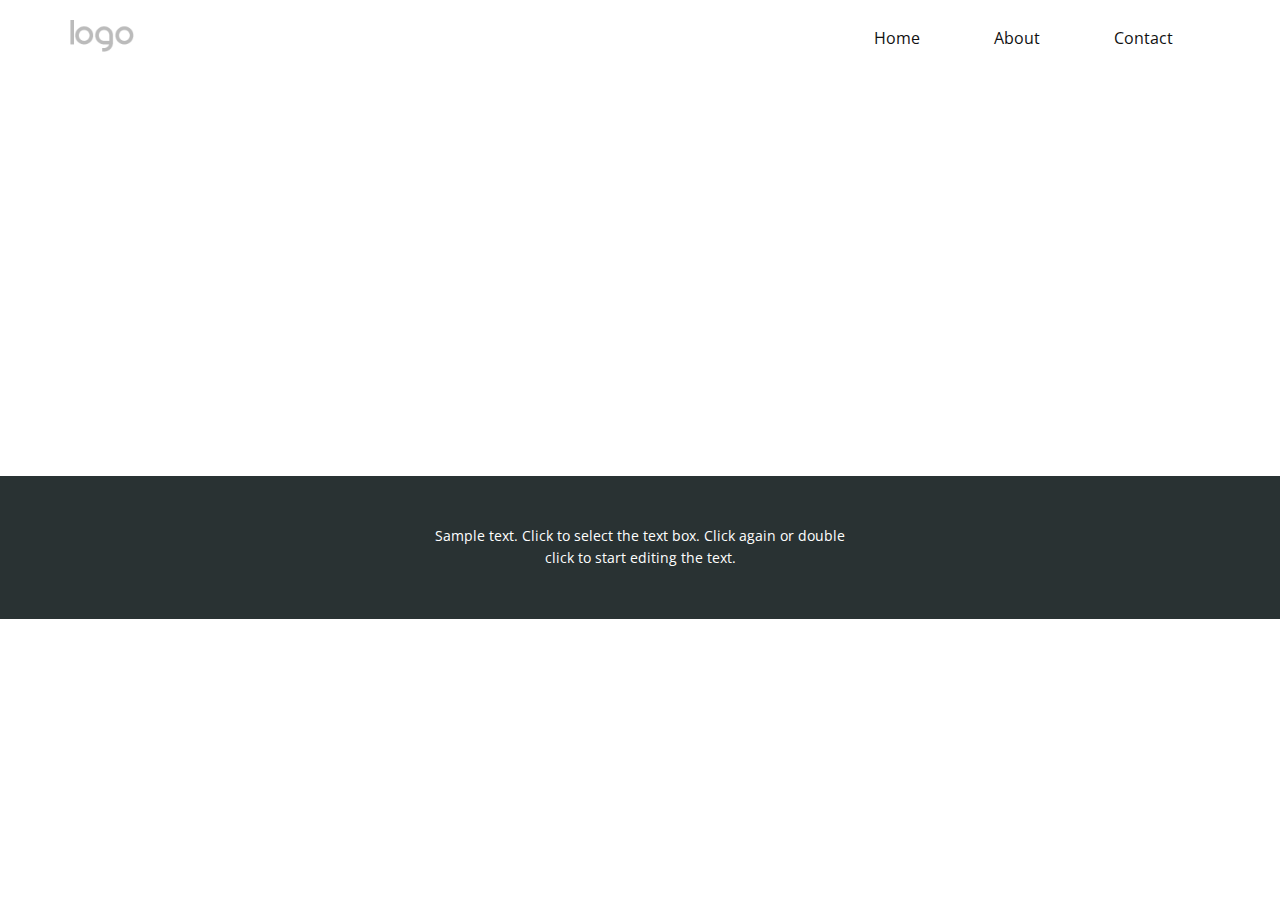
<file: About.html>
<!DOCTYPE html>
<html style="font-size: 16px;" lang="en"><head>
    <meta name="viewport" content="width=device-width, initial-scale=1.0">
    <meta charset="utf-8">
    <meta name="keywords" content="">
    <meta name="description" content="">
    <title>About</title>
    <link rel="stylesheet" href="nicepage.css" media="screen">
<link rel="stylesheet" href="About.css" media="screen">
    <script class="u-script" type="text/javascript" src="jquery.js" defer=""></script>
    <script class="u-script" type="text/javascript" src="nicepage.js" defer=""></script>
    <meta name="generator" content="Nicepage 6.1.3, nicepage.com">
    <link id="u-theme-google-font" rel="stylesheet" href="https://fonts.googleapis.com/css?family=Lato:100,100i,300,300i,400,400i,700,700i,900,900i|Open+Sans:300,300i,400,400i,500,500i,600,600i,700,700i,800,800i">
    
    
    
    <script type="application/ld+json">{
		"@context": "http://schema.org",
		"@type": "Organization",
		"name": "Site2",
		"logo": "images/default-logo.png"
}</script>
    <meta name="theme-color" content="#478ac9">
    <meta property="og:title" content="About">
    <meta property="og:description" content="">
    <meta property="og:type" content="website">
  <meta data-intl-tel-input-cdn-path="intlTelInput/"></head>
  <body data-path-to-root="./" data-include-products="false" class="u-body u-xl-mode" data-lang="en"><header class="u-clearfix u-header u-header" id="sec-2a97"><div class="u-clearfix u-sheet u-sheet-1">
        <a href="https://nicepage.com" class="u-image u-logo u-image-1" data-image-width="80" data-image-height="40">
          <img src="images/default-logo.png" class="u-logo-image u-logo-image-1">
        </a>
        <nav class="u-align-left u-font-size-14 u-menu u-menu-one-level u-nav-spacing-25 u-offcanvas u-menu-1" data-responsive-from="MD">
          <div class="menu-collapse">
            <a class="u-button-style u-custom-left-right-menu-spacing u-custom-text-active-color u-custom-text-hover-color u-nav-link" href="#" style="padding: 4px 0px; font-size: calc(1em + 8px);">
              <svg class="u-svg-link" preserveAspectRatio="xMidYMin slice" viewBox="0 0 302 302" style=""><use xmlns:xlink="http://www.w3.org/1999/xlink" xlink:href="#svg-7b92"></use></svg>
              <svg xmlns="http://www.w3.org/2000/svg" xmlns:xlink="http://www.w3.org/1999/xlink" version="1.1" id="svg-7b92" x="0px" y="0px" viewBox="0 0 302 302" style="enable-background:new 0 0 302 302;" xml:space="preserve" class="u-svg-content"><g><rect y="36" width="302" height="30"></rect><rect y="236" width="302" height="30"></rect><rect y="136" width="302" height="30"></rect>
</g><g></g><g></g><g></g><g></g><g></g><g></g><g></g><g></g><g></g><g></g><g></g><g></g><g></g><g></g><g></g></svg>
            </a>
          </div>
          <div class="u-custom-menu u-nav-container">
            <ul class="u-nav u-unstyled u-nav-1"><li class="u-nav-item"><a class="u-button-style u-nav-link u-text-active-palette-3-base u-text-hover-palette-3-base" href="#" style="padding: 10px 37px;">Home</a>
</li><li class="u-nav-item"><a class="u-button-style u-nav-link u-text-active-palette-3-base u-text-hover-palette-3-base" href="#" style="padding: 10px 37px;">About</a>
</li><li class="u-nav-item"><a class="u-button-style u-nav-link u-text-active-palette-3-base u-text-hover-palette-3-base" href="#" style="padding: 10px 37px;">Contact</a>
</li></ul>
          </div>
          <div class="u-custom-menu u-nav-container-collapse">
            <div class="u-align-center u-black u-container-style u-inner-container-layout u-opacity u-opacity-95 u-sidenav">
              <div class="u-inner-container-layout u-sidenav-overflow">
                <div class="u-menu-close"></div>
                <ul class="u-align-center u-nav u-popupmenu-items u-unstyled u-nav-2"><li class="u-nav-item"><a class="u-button-style u-nav-link" href="#">Home</a>
</li><li class="u-nav-item"><a class="u-button-style u-nav-link" href="#">About</a>
</li><li class="u-nav-item"><a class="u-button-style u-nav-link" href="#">Contact</a>
</li></ul>
              </div>
            </div>
            <div class="u-black u-menu-overlay u-opacity u-opacity-70"></div>
          </div>
        </nav>
      </div></header>
    <section class="u-clearfix u-section-1" id="sec-16d2">
      <div class="u-clearfix u-sheet u-sheet-1"></div>
    </section>
    
    
    
    <footer class="u-align-center u-clearfix u-footer u-palette-5-dark-3 u-footer" id="sec-ad58"><div class="u-clearfix u-sheet u-sheet-1">
        <p class="u-small-text u-text u-text-variant u-text-1">Sample text. Click to select the text box. Click again or double click to start editing the text.</p>
      </div></footer>
    <section class="u-backlink u-clearfix u-grey-80">
      <a class="u-link" href="https://nicepage.com/website-templates" target="_blank">
        <span>Website Templates</span>
      </a>
      <p class="u-text">
        <span>created with</span>
      </p>
      <a class="u-link" href="" target="_blank">
        <span>Website Builder Software</span>
      </a>. 
    </section>
  
</body></html>
</file>
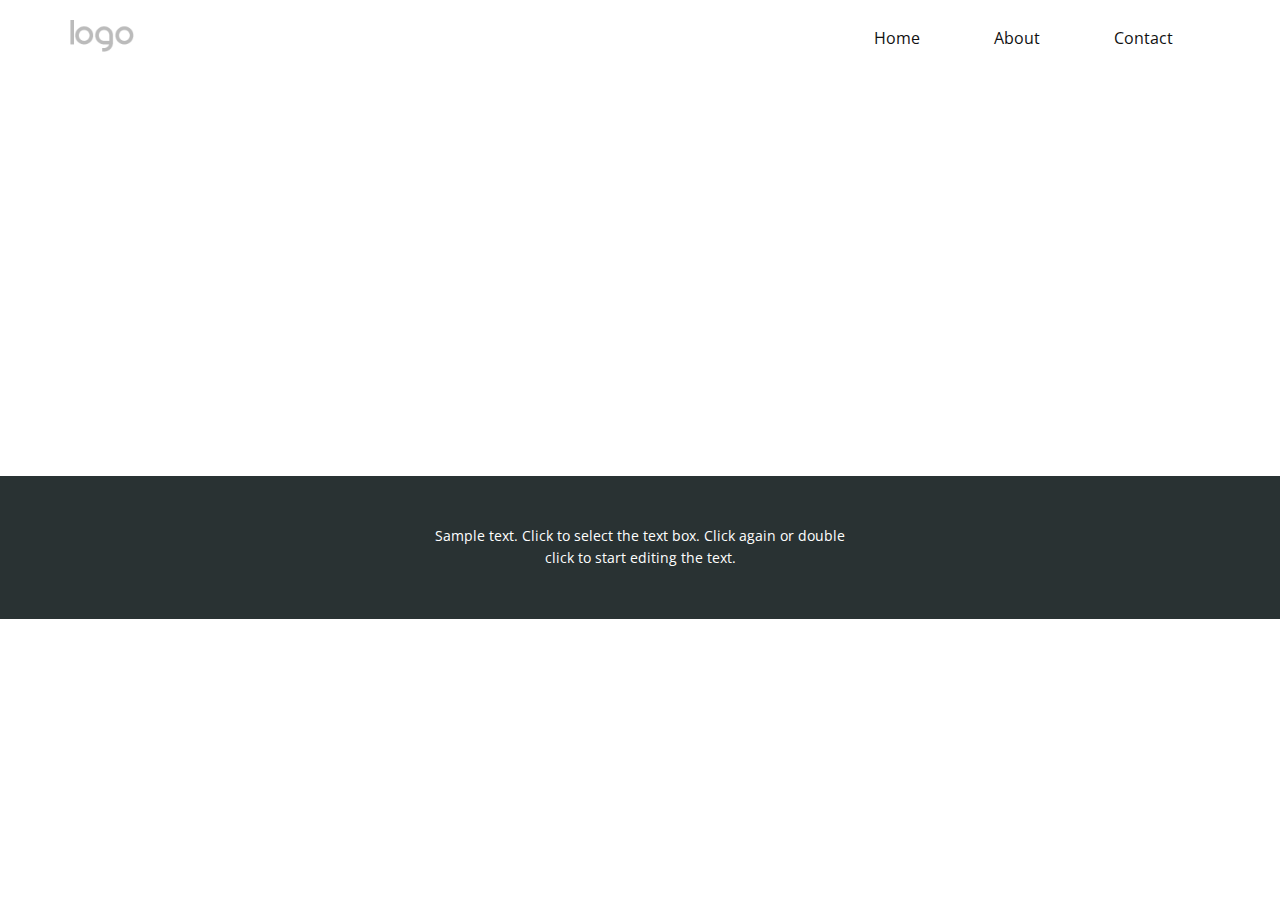
<file: Contact.html>
<!DOCTYPE html>
<html style="font-size: 16px;" lang="en"><head>
    <meta name="viewport" content="width=device-width, initial-scale=1.0">
    <meta charset="utf-8">
    <meta name="keywords" content="">
    <meta name="description" content="">
    <title>Contact</title>
    <link rel="stylesheet" href="nicepage.css" media="screen">
<link rel="stylesheet" href="Contact.css" media="screen">
    <script class="u-script" type="text/javascript" src="jquery.js" defer=""></script>
    <script class="u-script" type="text/javascript" src="nicepage.js" defer=""></script>
    <meta name="generator" content="Nicepage 6.1.3, nicepage.com">
    <link id="u-theme-google-font" rel="stylesheet" href="https://fonts.googleapis.com/css?family=Lato:100,100i,300,300i,400,400i,700,700i,900,900i|Open+Sans:300,300i,400,400i,500,500i,600,600i,700,700i,800,800i">
    
    
    
    <script type="application/ld+json">{
		"@context": "http://schema.org",
		"@type": "Organization",
		"name": "Site2",
		"logo": "images/default-logo.png"
}</script>
    <meta name="theme-color" content="#478ac9">
    <meta property="og:title" content="Contact">
    <meta property="og:description" content="">
    <meta property="og:type" content="website">
  <meta data-intl-tel-input-cdn-path="intlTelInput/"></head>
  <body data-path-to-root="./" data-include-products="false" class="u-body u-xl-mode" data-lang="en"><header class="u-clearfix u-header u-header" id="sec-2a97"><div class="u-clearfix u-sheet u-sheet-1">
        <a href="https://nicepage.com" class="u-image u-logo u-image-1" data-image-width="80" data-image-height="40">
          <img src="images/default-logo.png" class="u-logo-image u-logo-image-1">
        </a>
        <nav class="u-align-left u-font-size-14 u-menu u-menu-one-level u-nav-spacing-25 u-offcanvas u-menu-1" data-responsive-from="MD">
          <div class="menu-collapse">
            <a class="u-button-style u-custom-left-right-menu-spacing u-custom-text-active-color u-custom-text-hover-color u-nav-link" href="#" style="padding: 4px 0px; font-size: calc(1em + 8px);">
              <svg class="u-svg-link" preserveAspectRatio="xMidYMin slice" viewBox="0 0 302 302" style=""><use xmlns:xlink="http://www.w3.org/1999/xlink" xlink:href="#svg-7b92"></use></svg>
              <svg xmlns="http://www.w3.org/2000/svg" xmlns:xlink="http://www.w3.org/1999/xlink" version="1.1" id="svg-7b92" x="0px" y="0px" viewBox="0 0 302 302" style="enable-background:new 0 0 302 302;" xml:space="preserve" class="u-svg-content"><g><rect y="36" width="302" height="30"></rect><rect y="236" width="302" height="30"></rect><rect y="136" width="302" height="30"></rect>
</g><g></g><g></g><g></g><g></g><g></g><g></g><g></g><g></g><g></g><g></g><g></g><g></g><g></g><g></g><g></g></svg>
            </a>
          </div>
          <div class="u-custom-menu u-nav-container">
            <ul class="u-nav u-unstyled u-nav-1"><li class="u-nav-item"><a class="u-button-style u-nav-link u-text-active-palette-3-base u-text-hover-palette-3-base" href="#" style="padding: 10px 37px;">Home</a>
</li><li class="u-nav-item"><a class="u-button-style u-nav-link u-text-active-palette-3-base u-text-hover-palette-3-base" href="#" style="padding: 10px 37px;">About</a>
</li><li class="u-nav-item"><a class="u-button-style u-nav-link u-text-active-palette-3-base u-text-hover-palette-3-base" href="#" style="padding: 10px 37px;">Contact</a>
</li></ul>
          </div>
          <div class="u-custom-menu u-nav-container-collapse">
            <div class="u-align-center u-black u-container-style u-inner-container-layout u-opacity u-opacity-95 u-sidenav">
              <div class="u-inner-container-layout u-sidenav-overflow">
                <div class="u-menu-close"></div>
                <ul class="u-align-center u-nav u-popupmenu-items u-unstyled u-nav-2"><li class="u-nav-item"><a class="u-button-style u-nav-link" href="#">Home</a>
</li><li class="u-nav-item"><a class="u-button-style u-nav-link" href="#">About</a>
</li><li class="u-nav-item"><a class="u-button-style u-nav-link" href="#">Contact</a>
</li></ul>
              </div>
            </div>
            <div class="u-black u-menu-overlay u-opacity u-opacity-70"></div>
          </div>
        </nav>
      </div></header>
    <section class="u-clearfix u-section-1" id="sec-1d1c">
      <div class="u-clearfix u-sheet u-sheet-1"></div>
    </section>
    
    
    
    <footer class="u-align-center u-clearfix u-footer u-palette-5-dark-3 u-footer" id="sec-ad58"><div class="u-clearfix u-sheet u-sheet-1">
        <p class="u-small-text u-text u-text-variant u-text-1">Sample text. Click to select the text box. Click again or double click to start editing the text.</p>
      </div></footer>
    <section class="u-backlink u-clearfix u-grey-80">
      <a class="u-link" href="https://nicepage.com/website-templates" target="_blank">
        <span>Website Templates</span>
      </a>
      <p class="u-text">
        <span>created with</span>
      </p>
      <a class="u-link" href="" target="_blank">
        <span>Website Builder Software</span>
      </a>. 
    </section>
  
</body></html>
</file>
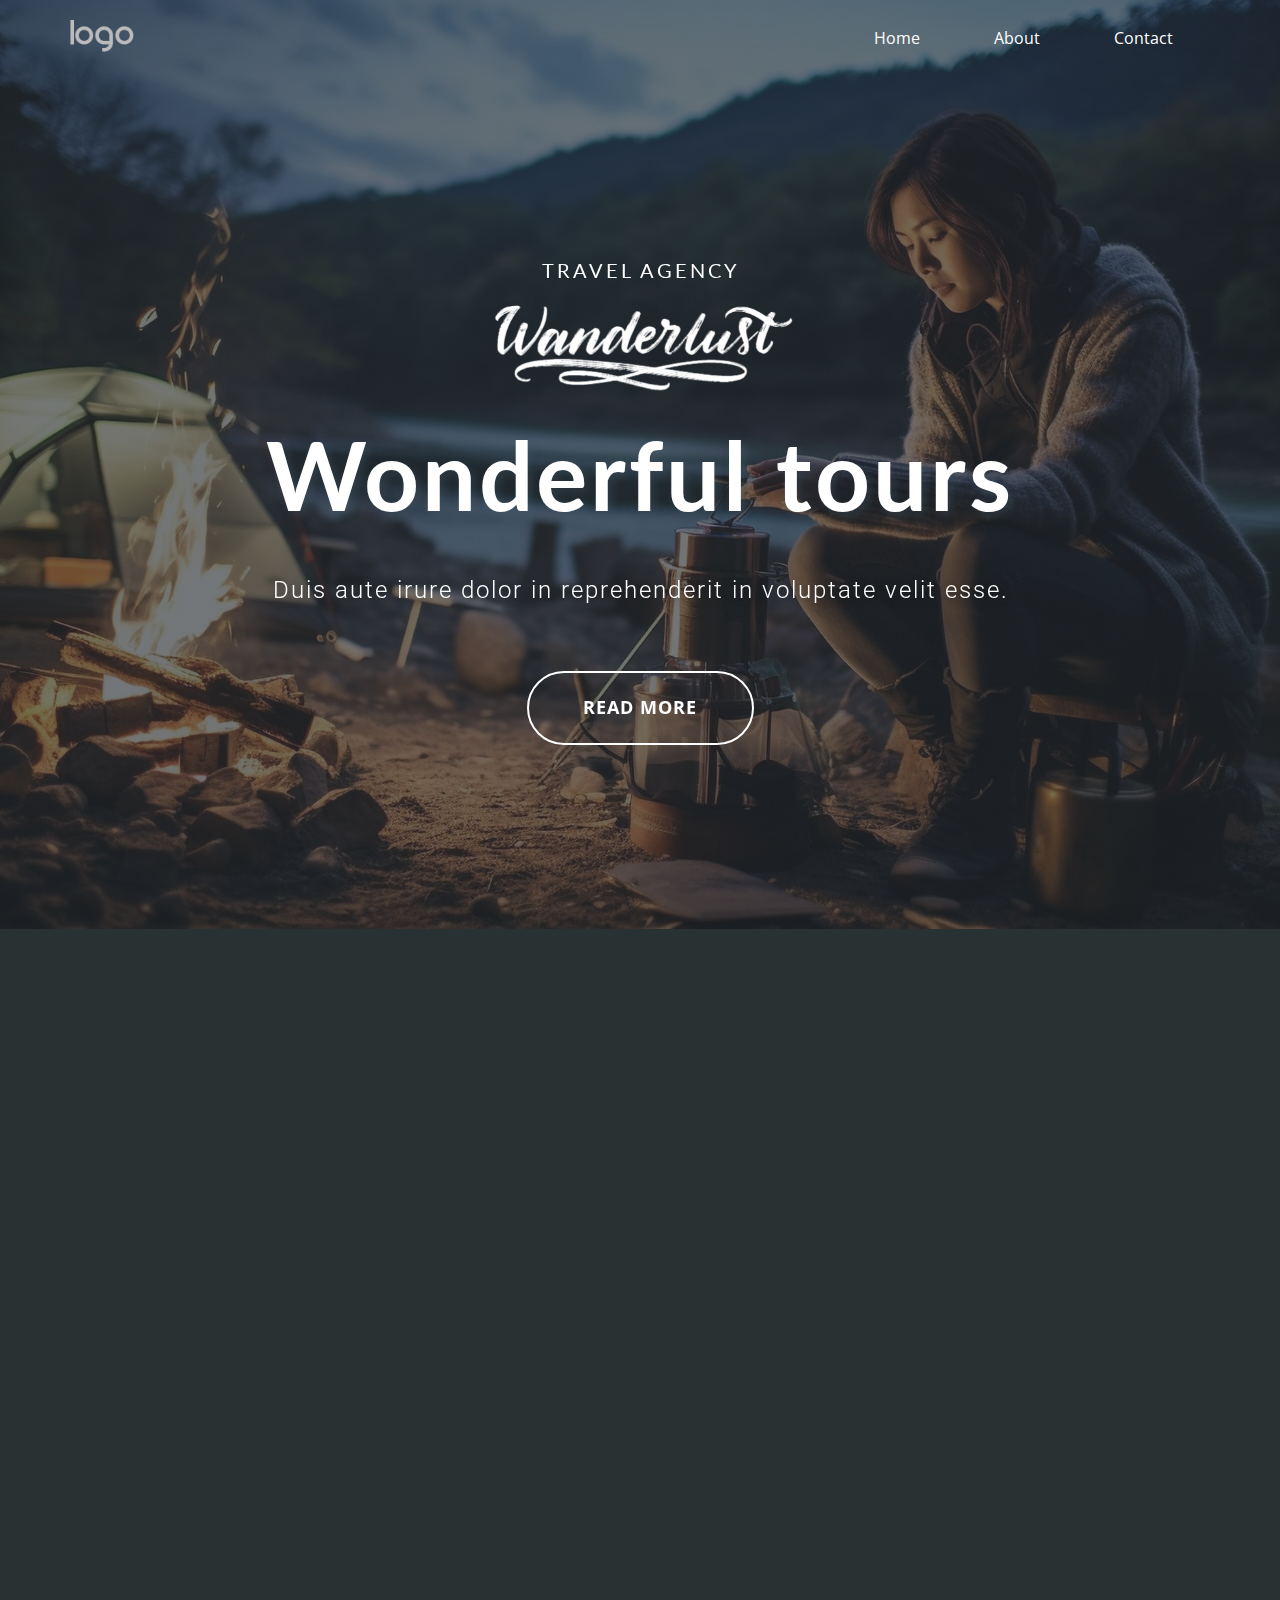
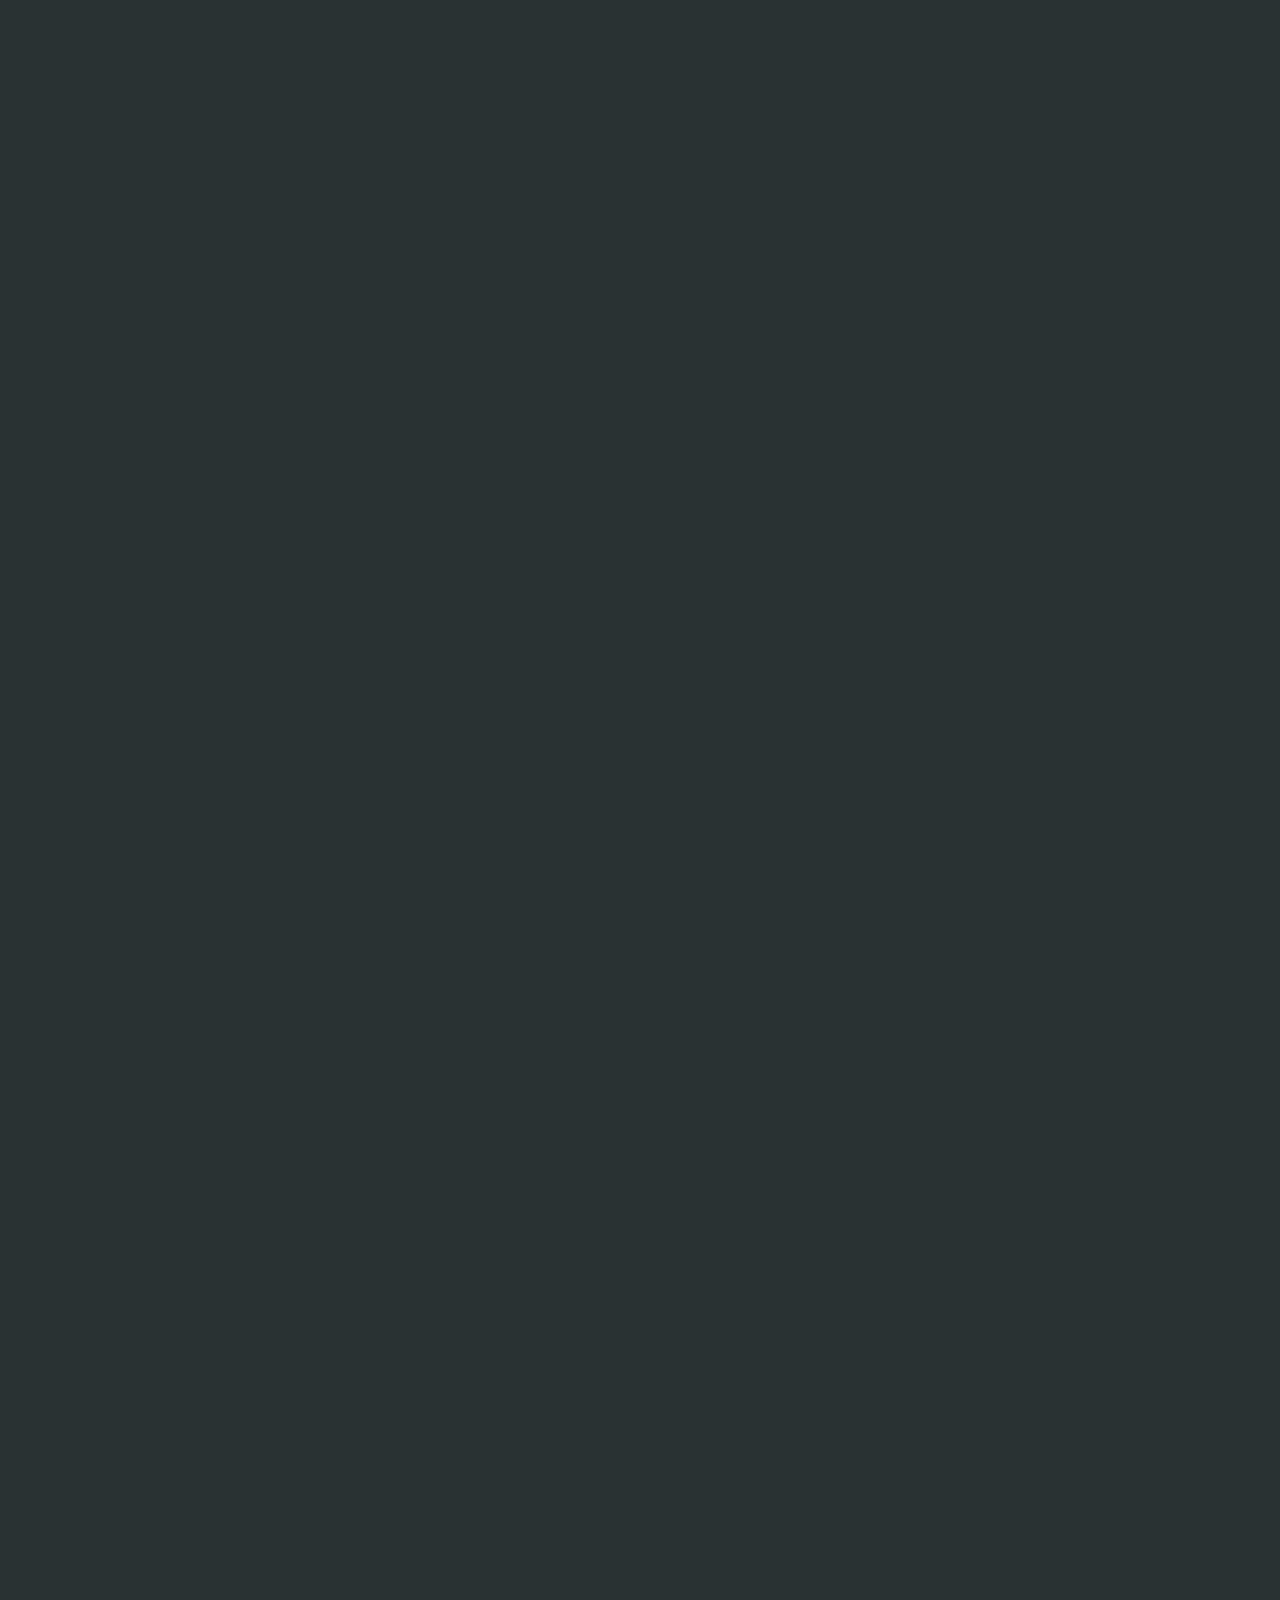
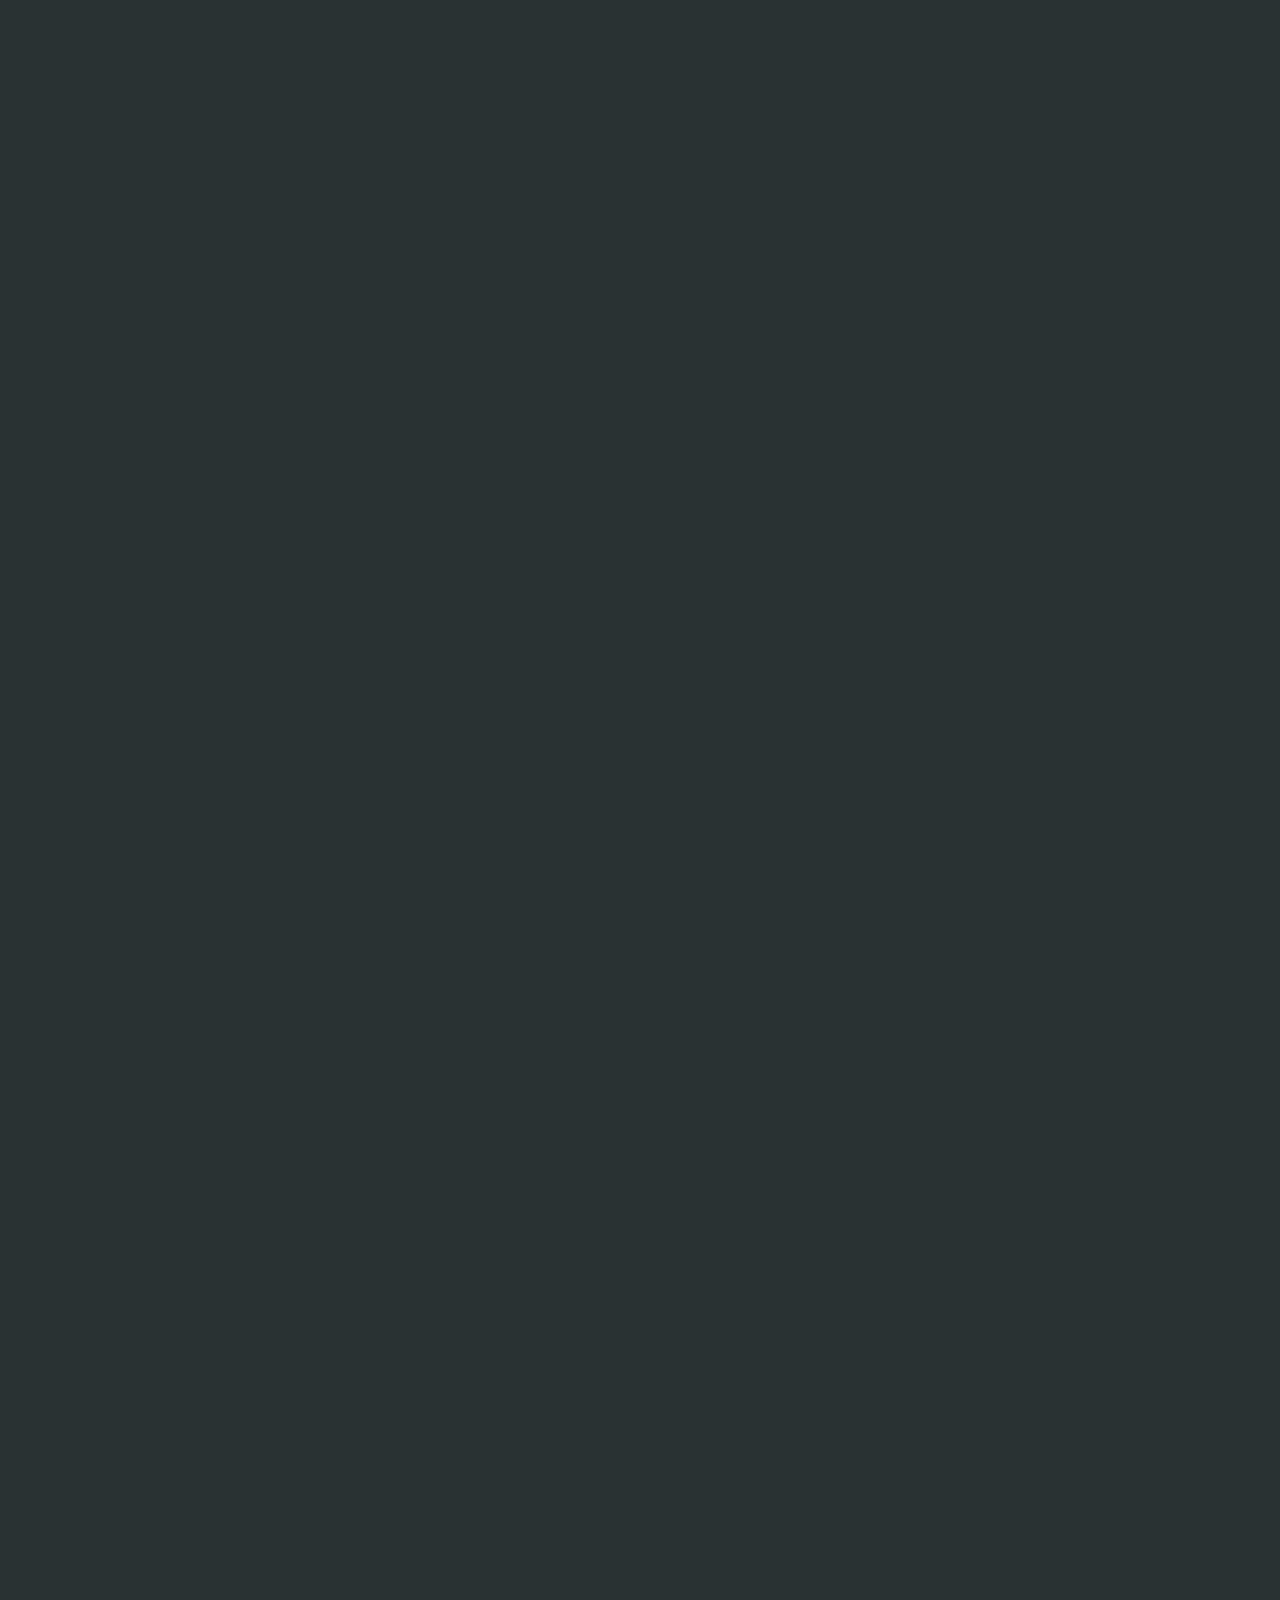
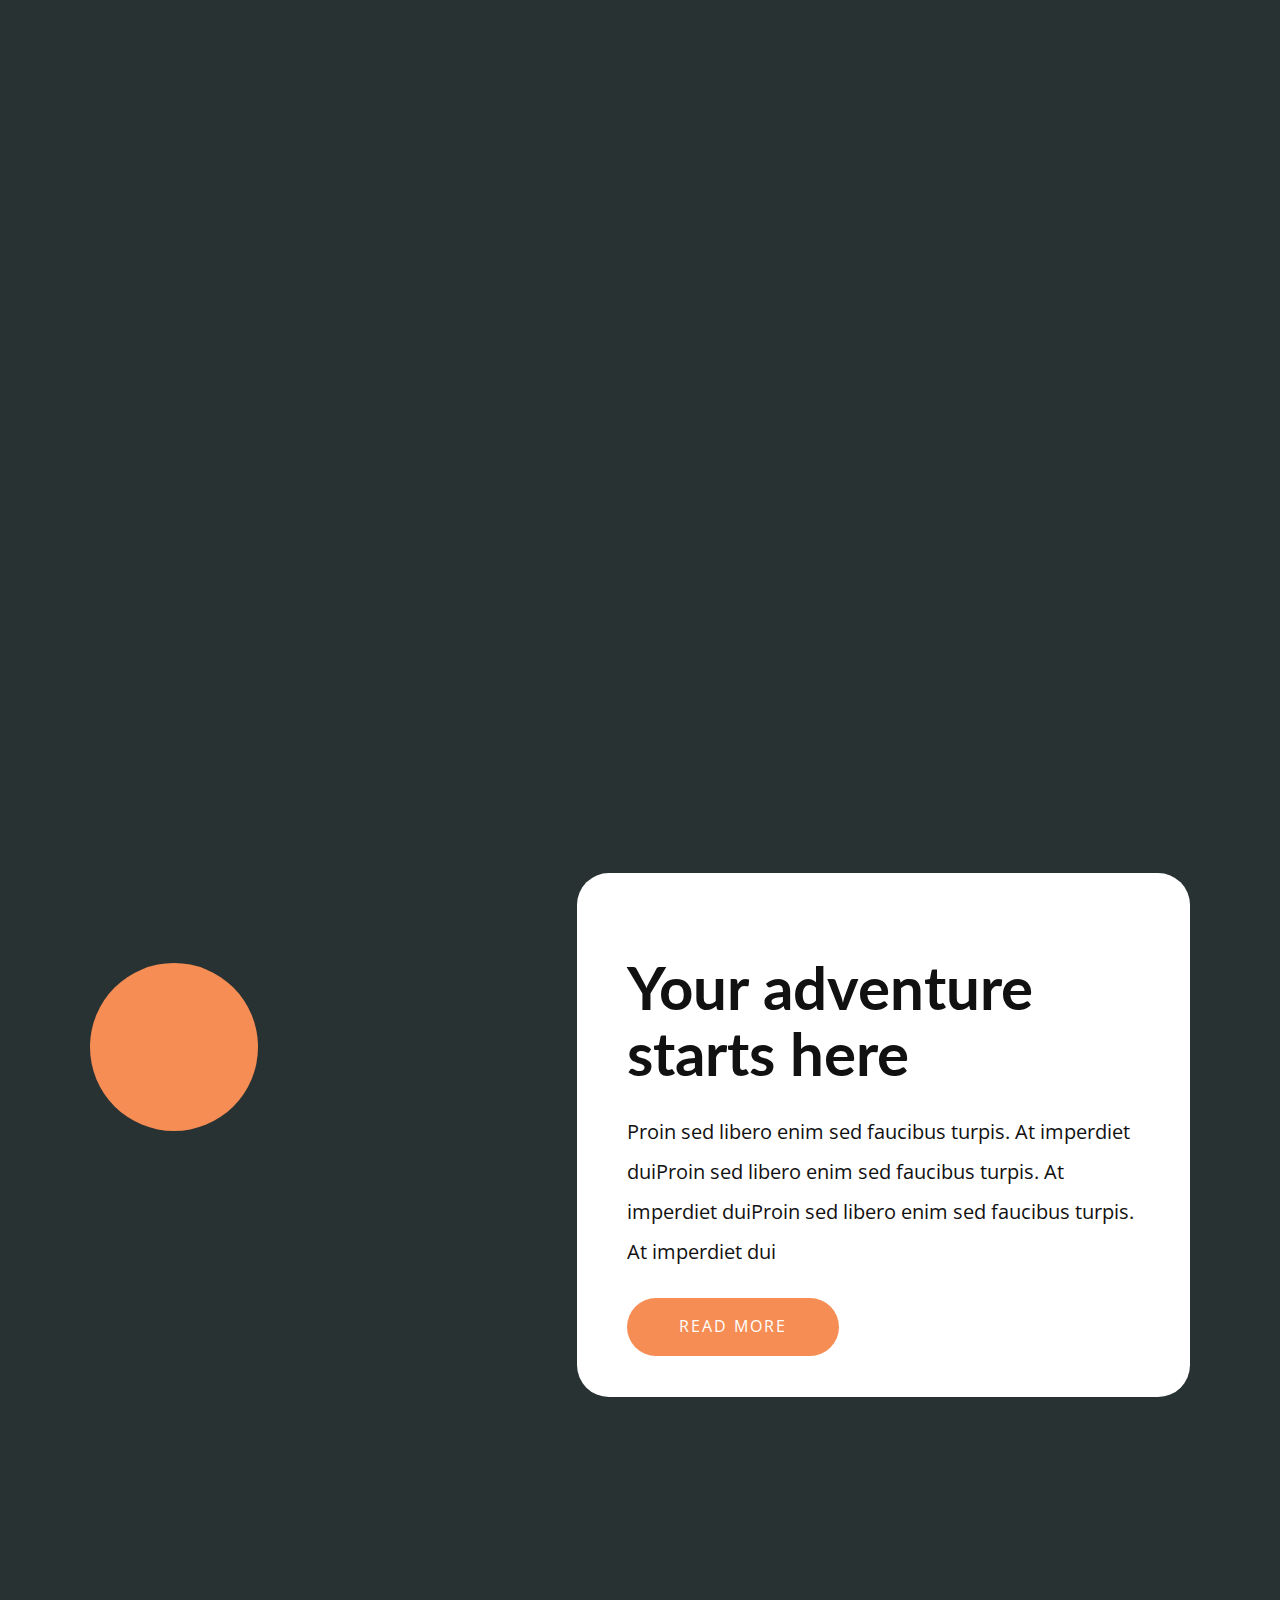
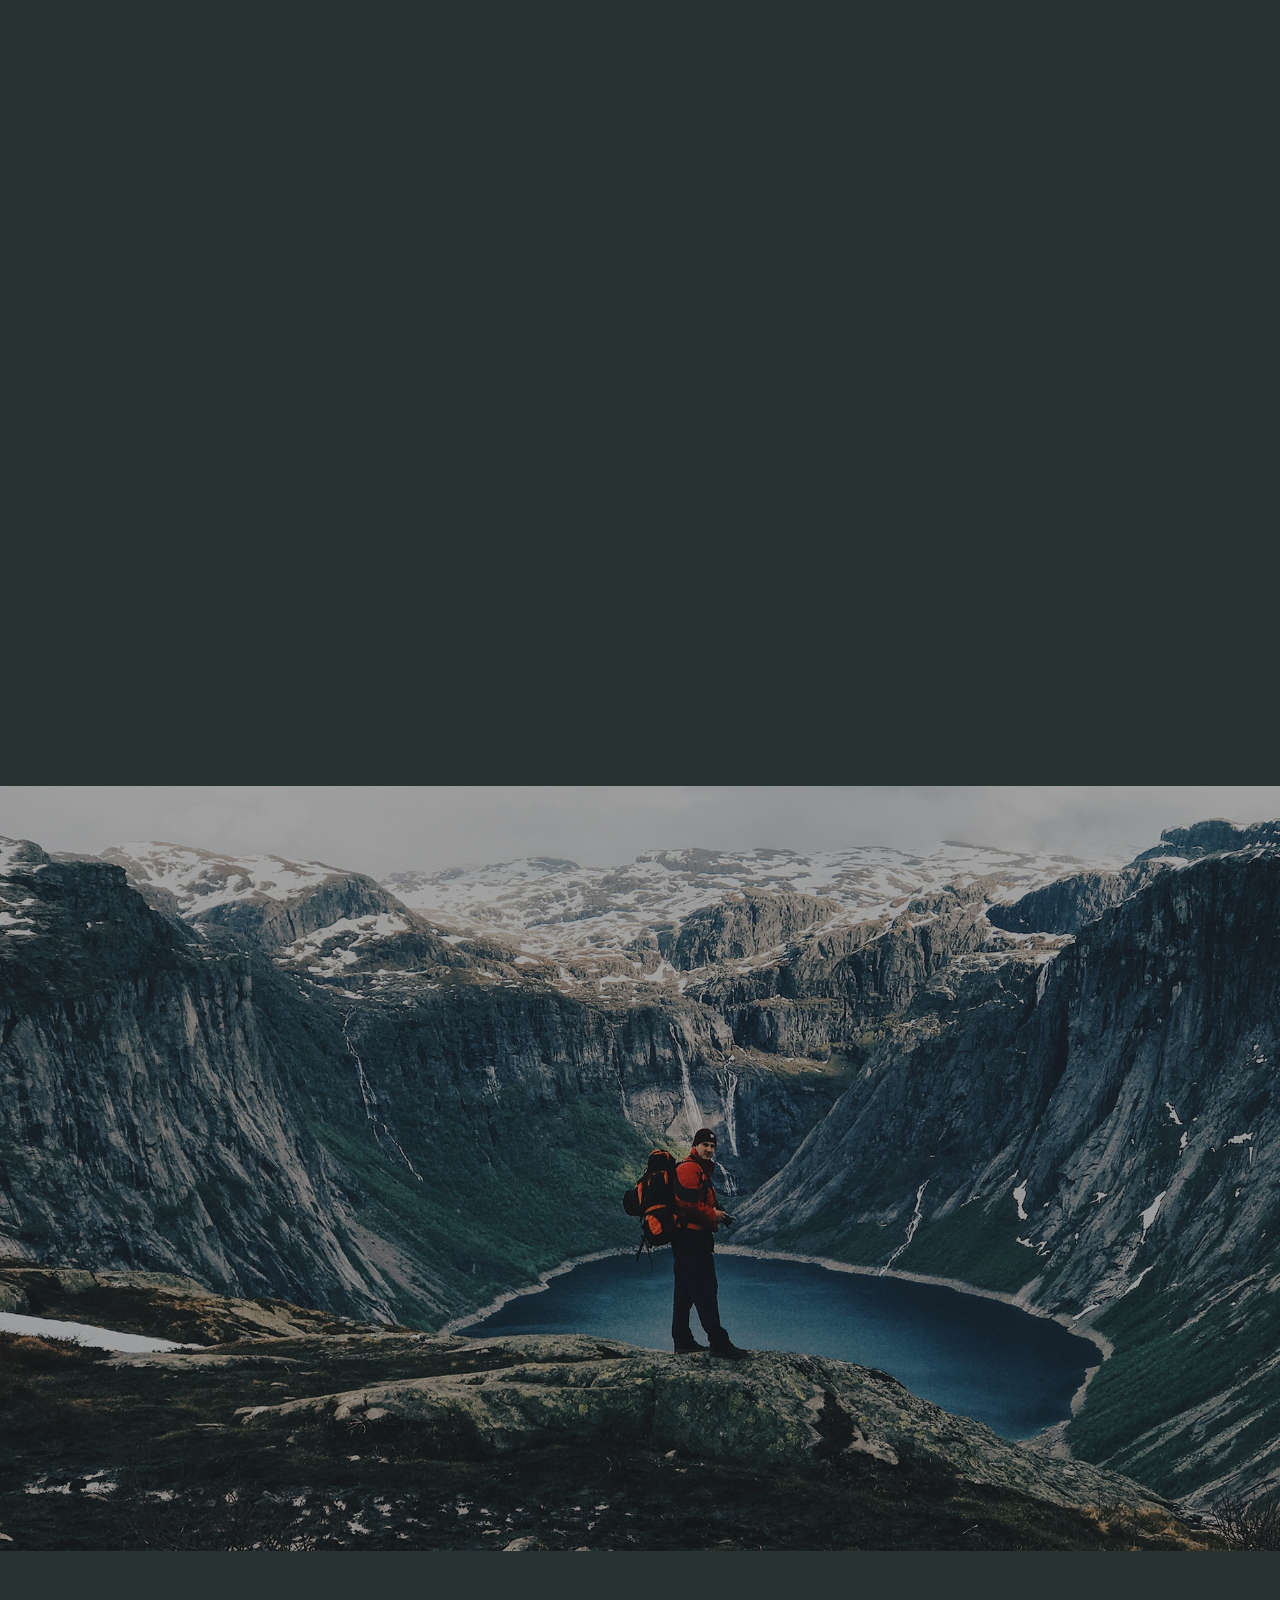
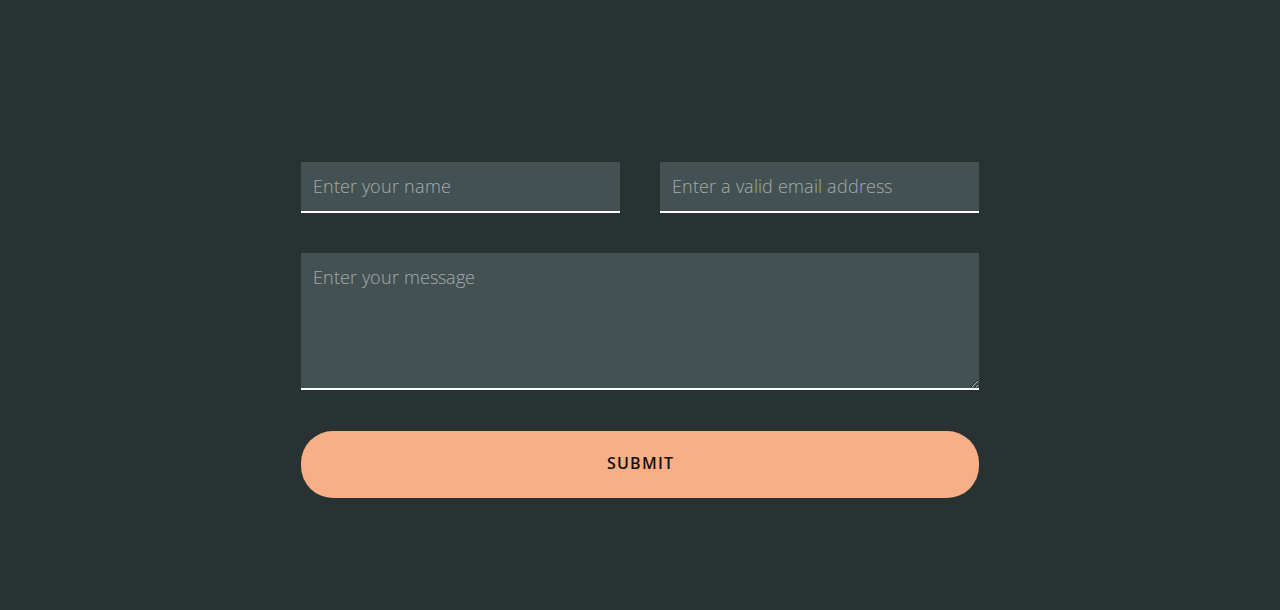
<file: Home.html>
<!DOCTYPE html>
<html style="font-size: 16px;" lang="en"><head>
    <meta name="viewport" content="width=device-width, initial-scale=1.0">
    <meta charset="utf-8">
    <meta name="keywords" content="​Wonderful tours, ​Backpacking Trips, ​Small group travel that&amp;apos;s good all over, ​Enjoy the perfect blend of adventure tours, ​Your adventure starts here, Tours Nature &amp;amp; Wildlife, Get in touch">
    <meta name="description" content="">
    <title>Home</title>
    <link rel="stylesheet" href="nicepage.css" media="screen">
<link rel="stylesheet" href="Home.css" media="screen">
    <script class="u-script" type="text/javascript" src="jquery.js" defer=""></script>
    <script class="u-script" type="text/javascript" src="nicepage.js" defer=""></script>
    <meta name="generator" content="Nicepage 6.1.3, nicepage.com">
    <meta name="referrer" content="origin">
    <link id="u-theme-google-font" rel="stylesheet" href="https://fonts.googleapis.com/css?family=Lato:100,100i,300,300i,400,400i,700,700i,900,900i|Open+Sans:300,300i,400,400i,500,500i,600,600i,700,700i,800,800i">
    <link id="u-page-google-font" rel="stylesheet" href="https://fonts.googleapis.com/css?family=Lato:100,100i,300,300i,400,400i,700,700i,900,900i|Roboto:100,100i,300,300i,400,400i,500,500i,700,700i,900,900i|Lato:100,100i,300,300i,400,400i,700,700i,900,900i">
    
    
    
    
    
    
    
    
    
    
    
    
    <script type="application/ld+json">{
		"@context": "http://schema.org",
		"@type": "Organization",
		"name": "Site2",
		"logo": "images/default-logo.png"
}</script>
    <meta name="theme-color" content="#478ac9">
    <meta property="og:title" content="Home">
    <meta property="og:description" content="">
    <meta property="og:type" content="website">
  <meta data-intl-tel-input-cdn-path="intlTelInput/"></head>
  <body data-path-to-root="./" data-include-products="false" class="u-body u-overlap u-overlap-contrast u-overlap-transparent u-xl-mode" data-lang="en"><header class="u-clearfix u-header u-header" id="sec-2a97"><div class="u-clearfix u-sheet u-sheet-1">
        <a href="https://nicepage.com" class="u-image u-logo u-image-1" data-image-width="80" data-image-height="40">
          <img src="images/default-logo.png" class="u-logo-image u-logo-image-1">
        </a>
        <nav class="u-align-left u-font-size-14 u-menu u-menu-one-level u-nav-spacing-25 u-offcanvas u-menu-1" data-responsive-from="MD">
          <div class="menu-collapse">
            <a class="u-button-style u-custom-left-right-menu-spacing u-custom-text-active-color u-custom-text-hover-color u-nav-link" href="#" style="padding: 4px 0px; font-size: calc(1em + 8px);">
              <svg class="u-svg-link" preserveAspectRatio="xMidYMin slice" viewBox="0 0 302 302" style=""><use xmlns:xlink="http://www.w3.org/1999/xlink" xlink:href="#svg-7b92"></use></svg>
              <svg xmlns="http://www.w3.org/2000/svg" xmlns:xlink="http://www.w3.org/1999/xlink" version="1.1" id="svg-7b92" x="0px" y="0px" viewBox="0 0 302 302" style="enable-background:new 0 0 302 302;" xml:space="preserve" class="u-svg-content"><g><rect y="36" width="302" height="30"></rect><rect y="236" width="302" height="30"></rect><rect y="136" width="302" height="30"></rect>
</g><g></g><g></g><g></g><g></g><g></g><g></g><g></g><g></g><g></g><g></g><g></g><g></g><g></g><g></g><g></g></svg>
            </a>
          </div>
          <div class="u-custom-menu u-nav-container">
            <ul class="u-nav u-unstyled u-nav-1"><li class="u-nav-item"><a class="u-button-style u-nav-link u-text-active-palette-3-base u-text-hover-palette-3-base" href="#" style="padding: 10px 37px;">Home</a>
</li><li class="u-nav-item"><a class="u-button-style u-nav-link u-text-active-palette-3-base u-text-hover-palette-3-base" href="#" style="padding: 10px 37px;">About</a>
</li><li class="u-nav-item"><a class="u-button-style u-nav-link u-text-active-palette-3-base u-text-hover-palette-3-base" href="#" style="padding: 10px 37px;">Contact</a>
</li></ul>
          </div>
          <div class="u-custom-menu u-nav-container-collapse">
            <div class="u-align-center u-black u-container-style u-inner-container-layout u-opacity u-opacity-95 u-sidenav">
              <div class="u-inner-container-layout u-sidenav-overflow">
                <div class="u-menu-close"></div>
                <ul class="u-align-center u-nav u-popupmenu-items u-unstyled u-nav-2"><li class="u-nav-item"><a class="u-button-style u-nav-link" href="#">Home</a>
</li><li class="u-nav-item"><a class="u-button-style u-nav-link" href="#">About</a>
</li><li class="u-nav-item"><a class="u-button-style u-nav-link" href="#">Contact</a>
</li></ul>
              </div>
            </div>
            <div class="u-black u-menu-overlay u-opacity u-opacity-70"></div>
          </div>
        </nav>
      </div></header>
    <section class="u-align-center u-clearfix u-container-align-center u-image u-shading u-section-1" id="carousel_790c" data-image-width="1980" data-image-height="1243">
      <div class="u-clearfix u-sheet u-sheet-1">
        <h4 class="u-align-center u-text u-text-default u-text-1" data-animation-name="customAnimationIn" data-animation-duration="1500">travel agency</h4>
        <img src="images/rrr.png" alt="" class="u-image u-image-contain u-image-default u-image-1" data-image-width="1776" data-image-height="621" data-animation-name="customAnimationIn" data-animation-duration="1500">
        <h1 class="u-align-center u-text u-text-default u-text-2" data-animation-name="customAnimationIn" data-animation-duration="1500" data-animation-delay="500"> Wonderful tours</h1>
        <h3 class="u-align-center u-text u-text-body-alt-color u-text-3" data-animation-name="customAnimationIn" data-animation-duration="1500" data-animation-delay="500"> Duis aute irure dolor in reprehenderit in voluptate velit esse.</h3>
        <a href="#" class="u-active-white u-align-center u-border-2 u-border-active-white u-border-hover-white u-border-white u-btn u-btn-round u-button-style u-none u-radius-50 u-btn-1" data-animation-name="customAnimationIn" data-animation-duration="1500" data-animation-delay="500">read more</a>
      </div>
    </section>
    <section class="u-align-center u-clearfix u-palette-5-dark-3 u-section-2" id="carousel_5369">
      <div class="u-clearfix u-sheet u-sheet-1">
        <div class="u-expanded-width-md u-expanded-width-sm u-expanded-width-xs u-layout-grid u-list u-list-1">
          <div class="u-repeater u-repeater-1">
            <div class="u-align-center u-border-5 u-border-palette-3-base u-container-style u-list-item u-palette-5-dark-3 u-radius-32 u-repeater-item u-shape-round u-list-item-1" data-animation-name="customAnimationIn" data-animation-duration="1500" data-animation-delay="250">
              <div class="u-container-layout u-similar-container u-valign-top u-container-layout-1"><span class="u-icon u-icon-circle u-text-palette-3-base u-icon-1"><svg class="u-svg-link" preserveAspectRatio="xMidYMin slice" viewBox="0 0 512 512" style=""><use xmlns:xlink="http://www.w3.org/1999/xlink" xlink:href="#svg-7a82"></use></svg><svg class="u-svg-content" viewBox="0 0 512 512" id="svg-7a82"><g><path d="m457 121h-106v-35c0-24.813-20.187-45-45-45h-100c-24.813 0-45 20.187-45 45v35h-106c-30.327 0-55 24.673-55 55v240c0 30.327 24.673 55 55 55h402c30.327 0 55-24.673 55-55v-240c0-30.327-24.673-55-55-55zm-266-35c0-8.271 6.729-15 15-15h100c8.271 0 15 6.729 15 15v35h-130zm-111 355h-25c-13.785 0-25-11.215-25-25v-240c0-13.785 11.215-25 25-25h25zm322 0h-292v-290h37.783c-3.129 7.621-4.699 15.551-4.653 23.752.104 18.544 8.698 33.732 15.126 42.52l-16.05 37.573c-1.854 4.342-1.557 9.304.804 13.393l55 95.263c2.778 4.812 7.82 7.503 13.004 7.503 2.544 0 5.124-.648 7.486-2.013l69.282-40c3.445-1.989 5.959-5.266 6.989-9.108 1.029-3.842.49-7.937-1.499-11.382l-55-95.263c-2.36-4.089-6.509-6.827-11.196-7.393l-43.872-5.285c-3.813-4.973-10.012-14.771-10.075-25.976-.046-8.146 3.068-15.903 9.464-23.583h219.407zm-229.26-181.268 12.276-28.737 31.026 3.737 43.75 75.777-43.302 25zm309.26 156.268c0 13.785-11.215 25-25 25h-25v-290h25c13.785 0 25 11.215 25 25z"></path><path d="m326 271c24.813 0 45-20.187 45-45s-20.187-45-45-45-45 20.187-45 45 20.187 45 45 45zm0-60c8.271 0 15 6.729 15 15s-6.729 15-15 15-15-6.729-15-15 6.729-15 15-15z"></path>
</g></svg></span>
                <h4 class="u-text u-text-1">Traveller Tours</h4>
                <p class="u-text u-text-2"> Proin sed libero enim sed faucibus turpis. At imperdiet dui</p>
              </div>
            </div>
            <div class="u-align-center u-border-5 u-border-palette-3-base u-container-style u-list-item u-palette-5-dark-3 u-radius-32 u-repeater-item u-shape-round u-video-cover u-list-item-2" data-animation-name="customAnimationIn" data-animation-duration="1500" data-animation-delay="250">
              <div class="u-container-layout u-similar-container u-valign-top u-container-layout-2"><span class="u-icon u-icon-circle u-text-palette-3-base u-icon-2"><svg class="u-svg-link" preserveAspectRatio="xMidYMin slice" viewBox="0 0 512.963 512.963" style=""><use xmlns:xlink="http://www.w3.org/1999/xlink" xlink:href="#svg-6ec3"></use></svg><svg class="u-svg-content" viewBox="0 0 512.963 512.963" id="svg-6ec3"><g><path d="m488.535 148.643c13.314-20.213 22.806-40.646 22.806-57.853-.001-50.061-40.739-90.79-90.813-90.79-23.041 0-44.101 8.628-60.13 22.817-32.77-14.59-67.702-22.004-103.917-22.004-68.381 0-132.668 26.637-181.021 75.005-48.351 48.366-74.979 112.67-74.979 181.07s26.628 132.705 74.979 181.071c48.352 48.367 112.64 75.004 181.021 75.004s132.669-26.637 181.021-75.004c48.351-48.366 74.979-112.672 74.979-181.071 0-37.894-8.062-74.275-23.946-108.245zm-68.007-118.643c33.532 0 60.812 27.271 60.812 60.79 0 17.762-22.311 52.803-58.227 91.45-.869.935-1.885 1.13-2.585 1.13-.701 0-1.718-.195-2.586-1.13-35.915-38.647-58.226-73.689-58.226-91.45 0-33.519 27.281-60.79 60.812-60.79zm-323.851 67.027c42.686-42.699 99.439-66.215 159.805-66.215 3.354 0 6.693.092 10.021.235v15.635c0 13.342-9.495 24.923-22.577 27.539l-20.696 4.14c-27.056 5.411-46.694 29.364-46.694 56.957v27.942c0 7.152-2.691 13.967-7.578 19.189l-27.935 29.853c-12.355 13.204-17.801 31.017-14.942 48.87 1.648 10.294-2.287 20.252-10.527 26.638-8.239 6.387-18.864 7.714-28.421 3.55l-40.55-17.664c-5.065-2.206-10.341-3.645-15.753-4.34-.223-4.137-.347-8.293-.347-12.468-.002-60.388 23.507-117.16 66.194-159.861zm-61.864 204.266 40.338 17.572c7.61 3.314 15.544 4.946 23.401 4.946 12.551 0 24.899-4.166 35.379-12.288 17.041-13.208 25.179-33.803 21.771-55.093-1.362-8.505 1.339-17.339 7.225-23.629l27.935-29.853c10.107-10.801 15.673-24.896 15.673-39.688v-27.942c0-13.341 9.495-24.923 22.577-27.539l20.696-4.14c27.056-5.411 46.694-29.364 46.694-56.957v-12.341c15.198 2.709 30.041 6.966 44.43 12.781-7.145 12.964-11.216 27.849-11.216 43.668 0 33.541 36.027 79.35 66.25 111.872 6.325 6.806 15.277 10.708 24.562 10.708 9.284 0 18.236-3.902 24.561-10.708 7.435-8 15.22-16.807 22.734-26.035 9.722 25.517 14.658 52.42 14.658 80.26 0 8.344-.465 16.616-1.352 24.795-11.451-6.412-24.879-8.603-37.932-5.985l-25.693 5.154c-7.718 1.549-15.848-.631-21.756-5.828-11.886-10.454-27.715-15.329-43.421-13.371-15.708 1.956-29.856 10.563-38.815 23.614l-27.68 40.323c-3.154 4.595-7.811 8.069-13.113 9.785l-17.873 5.782c-24.93 8.065-40.907 32.819-37.99 58.858l2.524 22.538c.283 2.522.186 5.066-.288 7.561l-9.128 48.067c-42.621-8.875-81.787-29.923-113.288-61.432-32.025-32.035-53.256-71.993-61.863-115.455zm381.473 115.456c-42.686 42.698-99.439 66.214-159.805 66.214-5.625 0-11.219-.205-16.772-.61l8.857-46.641c1.033-5.442 1.245-10.993.628-16.498l-2.524-22.538c-1.337-11.934 5.986-23.278 17.411-26.976l17.873-5.782c11.569-3.743 21.73-11.325 28.612-21.35l27.68-40.323c4.167-6.069 10.484-9.913 17.79-10.823 7.305-.908 14.373 1.266 19.9 6.128 12.891 11.338 30.635 16.092 47.469 12.716l25.694-5.154c7.239-1.453 14.735.313 20.566 4.844.168.131.34.258.514.382l5.07 3.604c-9.978 38.552-30.071 73.905-58.963 102.807z"></path><path d="m420.528 106.686c7.846 0 15.363-6.899 15-15-.364-8.127-6.591-15-15-15-7.846 0-15.363 6.899-15 15 .364 8.127 6.591 15 15 15z"></path>
</g></svg></span>
                <h4 class="u-text u-text-3">Explore The World</h4>
                <p class="u-text u-text-4"> Proin sed libero enim sed faucibus turpis. At imperdiet dui</p>
              </div>
            </div>
            <div class="u-align-center u-border-5 u-border-palette-3-base u-container-style u-list-item u-palette-5-dark-3 u-radius-32 u-repeater-item u-shape-round u-video-cover u-list-item-3" data-animation-name="customAnimationIn" data-animation-duration="1500" data-animation-delay="250">
              <div class="u-container-layout u-similar-container u-valign-top u-container-layout-3"><span class="u-icon u-icon-circle u-text-palette-3-base u-icon-3"><svg class="u-svg-link" preserveAspectRatio="xMidYMin slice" viewBox="0 0 510 510" style=""><use xmlns:xlink="http://www.w3.org/1999/xlink" xlink:href="#svg-a4cd"></use></svg><svg class="u-svg-content" viewBox="0 0 510 510" id="svg-a4cd"><g><path d="m375 0h30v30h-30z"></path><path d="m450 120h30v30h-30z"></path><path d="m285 60h30v30h-30z"></path><path d="m180 15h30v30h-30z"></path><path d="m90 195c28.704 0 55.933-13.89 72.837-37.156l14.746-20.295-24.857-3.385c-46.641-6.352-81.449-48.575-77.398-96.821l2.095-24.923-22.973 9.888c-33.077 14.237-54.45 46.696-54.45 82.692 0 49.626 40.374 90 90 90zm-43.537-131.3c6.685 42.453 35.401 77.388 74.207 92.826-9.178 5.463-19.766 8.474-30.67 8.474-33.084 0-60-26.916-60-60 0-15.685 6.087-30.362 16.463-41.3z"></path><path d="m487.565 480-213.913-289.412 23.41-31.672-24.125-17.832-17.937 24.268-17.938-24.268-24.125 17.832 23.41 31.672-213.912 289.412h-22.435v30h510v-30zm-232.565-264.176 195.261 264.176h-82.026l-113.235-177.94-113.234 177.94h-82.027zm-15 264.176h-62.675l62.675-98.489zm30-98.489 62.675 98.489h-62.675z"></path>
</g></svg></span>
                <h4 class="u-text u-text-5">Adventure Vacations</h4>
                <p class="u-text u-text-6"> Proin sed libero enim sed faucibus turpis. At imperdiet dui</p>
              </div>
            </div>
            <div class="u-align-center u-border-5 u-border-palette-3-base u-container-style u-list-item u-palette-5-dark-3 u-radius-32 u-repeater-item u-shape-round u-video-cover u-list-item-4" data-animation-name="customAnimationIn" data-animation-duration="1500" data-animation-delay="250">
              <div class="u-container-layout u-similar-container u-valign-top u-container-layout-4"><span class="u-icon u-icon-circle u-text-palette-3-base u-icon-4"><svg class="u-svg-link" preserveAspectRatio="xMidYMin slice" viewBox="0 0 512 512" style=""><use xmlns:xlink="http://www.w3.org/1999/xlink" xlink:href="#svg-203e"></use></svg><svg class="u-svg-content" viewBox="0 0 512 512" id="svg-203e"><g><path d="m406.312 482v-384.132h-39.99v-64.972h-95.322v-32.896h-30v32.896h-95.322v64.972h-39.99v384.132h-54.4v30h409.424v-30zm-230.634-419.104h160.644v34.972h-160.644zm140.634 419.104h-45.312v-109.629h45.312zm-75.312 0h-45.312v-109.629h45.312zm105.312 0v-139.629h-180.624v139.629h-30v-354.132h240.624v354.132z"></path><path d="m165.688 158.205h30v30h-30z"></path><path d="m316.312 158.205h30v30h-30z"></path><path d="m241 158.205h30v30h-30z"></path><path d="m165.688 218.541h30v30h-30z"></path><path d="m316.312 218.541h30v30h-30z"></path><path d="m241 218.541h30v30h-30z"></path><path d="m165.688 278.878h30v30h-30z"></path><path d="m316.312 278.878h30v30h-30z"></path><path d="m241 278.878h30v30h-30z"></path>
</g></svg></span>
                <h4 class="u-text u-text-7">Luxurious Hotels</h4>
                <p class="u-text u-text-8"> Proin sed libero enim sed faucibus turpis. At imperdiet dui</p>
              </div>
            </div>
          </div>
        </div>
      </div>
    </section>
    <section class="u-clearfix u-palette-5-dark-3 u-section-3" id="carousel_d0e6">
      <div class="u-clearfix u-sheet u-valign-middle-lg u-valign-middle-sm u-valign-middle-xl u-valign-middle-xs u-sheet-1">
        <div class="data-layout-selected u-clearfix u-expanded-width u-layout-wrap u-layout-wrap-1">
          <div class="u-layout">
            <div class="u-layout-row">
              <div class="u-align-left u-container-align-left u-container-style u-layout-cell u-size-24 u-layout-cell-1" data-animation-name="customAnimationIn" data-animation-duration="1500" data-animation-delay="500">
                <div class="u-container-layout u-valign-middle u-container-layout-1">
                  <h3 class="u-align-left u-text u-text-palette-3-base u-text-1"> Good Trips Only</h3>
                  <p class="u-align-left u-text u-text-2"> Proin sed libero enim sed faucibus turpis. At imperdiet duiProin sed libero enim sed faucibus turpis. At imperdiet dui</p>
                  <a href="#" class="u-active-white u-align-left u-border-2 u-border-active-white u-border-hover-white u-border-palette-3-base u-btn u-btn-round u-button-style u-none u-radius-50 u-btn-1" data-animation-name="" data-animation-duration="0" data-animation-delay="0" data-animation-direction="">learn more</a>
                </div>
              </div>
              <div class="u-container-style u-layout-cell u-size-36 u-layout-cell-2">
                <div class="u-container-layout u-valign-middle-lg u-valign-middle-md u-valign-middle-sm u-valign-middle-xl u-container-layout-2">
                  <div class="u-shape u-shape-svg u-text-palette-3-base u-shape-1" data-animation-name="customAnimationIn" data-animation-duration="1500" data-animation-delay="500">
                    <svg class="u-svg-link" preserveAspectRatio="none" viewBox="0 0 160 160" style=""><use xmlns:xlink="http://www.w3.org/1999/xlink" xlink:href="#svg-9d3d"></use></svg>
                    <svg xmlns="http://www.w3.org/2000/svg" xmlns:xlink="http://www.w3.org/1999/xlink" version="1.1" xml:space="preserve" class="u-svg-content" viewBox="0 0 160 160" x="0px" y="0px" id="svg-9d3d" style="enable-background:new 0 0 160 160;"><path d="M80,30c27.6,0,50,22.4,50,50s-22.4,50-50,50s-50-22.4-50-50S52.4,30,80,30 M80,0C35.8,0,0,35.8,0,80s35.8,80,80,80
	s80-35.8,80-80S124.2,0,80,0L80,0z"></path></svg>
                  </div>
                  <div class="u-image u-image-circle u-image-1" data-image-width="829" data-image-height="829" data-animation-name="customAnimationIn" data-animation-duration="1500"></div>
                  <div class="u-shape u-shape-svg u-text-palette-3-base u-shape-2" data-animation-name="bounceIn" data-animation-duration="1250" data-animation-direction="" data-animation-delay="750">
                    <svg class="u-svg-link" preserveAspectRatio="none" viewBox="0 0 160 160" style=""><use xmlns:xlink="http://www.w3.org/1999/xlink" xlink:href="#svg-9d3d"></use></svg>
                    <svg class="u-svg-content" viewBox="0 0 160 160" x="0px" y="0px" id="svg-9d3d" style="enable-background:new 0 0 160 160;"><path d="M80,30c27.6,0,50,22.4,50,50s-22.4,50-50,50s-50-22.4-50-50S52.4,30,80,30 M80,0C35.8,0,0,35.8,0,80s35.8,80,80,80
	s80-35.8,80-80S124.2,0,80,0L80,0z"></path></svg>
                  </div>
                  <div class="u-shape u-shape-svg u-text-palette-3-base u-shape-3" data-animation-name="customAnimationIn" data-animation-duration="1500" data-animation-delay="250">
                    <svg class="u-svg-link" preserveAspectRatio="none" viewBox="0 0 160 50" style=""><use xmlns:xlink="http://www.w3.org/1999/xlink" xlink:href="#svg-c9fe"></use></svg>
                    <svg class="u-svg-content" viewBox="0 0 160 50" x="0px" y="0px" id="svg-c9fe" style="enable-background:new 0 0 160 50;"><path d="M133,26.7c-13.9,9.7-25.8,9.7-39.8,0c-9.1-6.3-16.8-6.3-25.9,0c-13.8,9.6-25.1,9.6-38.9,0c-9.2-6.4-15.4-6.4-24.6,0L0,22
	c11.2-7.8,20.6-8.1,32.2,0c11,7.6,19,8.5,31.3,0c11.6-8.1,22.4-7.7,33.5,0c11.4,8,20.3,8.3,32.2,0c11.6-8.1,19.2-8.1,30.8,0
	l-3.8,4.7C146.9,20.2,142.3,20.2,133,26.7z M133,10.8c-13.9,9.7-25.8,9.7-39.8,0c-9.1-6.3-16.8-6.3-25.9,0
	c-13.8,9.6-25.1,9.6-38.9,0c-9.2-6.4-15.4-6.4-24.6,0L0,6.1c11.2-7.8,20.6-8.1,32.2,0c11,7.6,19,8.5,31.3,0C75.1-2,85.9-1.6,97,6.1
	c11.4,8,20.3,8.3,32.2,0C140.8-2,148.4-2,160,6.1l-3.8,4.7C146.9,4.3,142.3,4.3,133,10.8z M32.2,38c11,7.6,19,8.5,31.3,0
	c11.6-8.1,22.4-7.7,33.5,0c11.4,8,20.3,8.3,32.2,0c11.6-8.1,19.2-8.1,30.8,0l-3.8,4.7c-9.3-6.5-13.9-6.5-23.3,0
	c-13.9,9.7-25.8,9.7-39.8,0c-9.1-6.3-16.8-6.3-25.9,0c-13.8,9.6-25.1,9.6-38.9,0c-9.2-6.4-15.4-6.4-24.6,0L0,38
	C11.2,30.2,20.6,29.9,32.2,38z"></path></svg>
                  </div>
                </div>
              </div>
            </div>
          </div>
        </div>
      </div>
    </section>
    <section class="u-clearfix u-palette-5-dark-3 u-section-4" id="carousel_3d89">
      <div class="u-clearfix u-sheet u-valign-middle u-sheet-1">
        <div class="u-border-10 u-border-white u-image u-image-circle u-image-1" data-image-width="764" data-image-height="955" data-animation-name="customAnimationIn" data-animation-duration="1500" data-animation-delay="500"></div>
        <div class="u-image u-image-circle u-image-2" data-image-width="1170" data-image-height="780" data-animation-name="customAnimationIn" data-animation-duration="1500" data-animation-delay="250"></div>
        <div class="u-border-20 u-border-palette-3-base u-image u-image-circle u-image-3" data-image-width="736" data-image-height="981" data-animation-name="customAnimationIn" data-animation-duration="1500" data-animation-delay="750"></div>
        <div class="u-shape u-shape-svg u-text-palette-3-base u-shape-1" data-animation-name="customAnimationIn" data-animation-duration="1500" data-animation-delay="250">
          <svg class="u-svg-link" preserveAspectRatio="none" viewBox="0 0 160 160" style=""><use xmlns:xlink="http://www.w3.org/1999/xlink" xlink:href="#svg-1186"></use></svg>
          <svg class="u-svg-content" viewBox="0 0 160 160" x="0px" y="0px" id="svg-1186" style="enable-background:new 0 0 160 160;"><path d="M80,30c27.6,0,50,22.4,50,50s-22.4,50-50,50s-50-22.4-50-50S52.4,30,80,30 M80,0C35.8,0,0,35.8,0,80s35.8,80,80,80
	s80-35.8,80-80S124.2,0,80,0L80,0z"></path></svg>
        </div>
        <div class="u-shape u-shape-svg u-text-palette-5-dark-2 u-shape-2" data-animation-name="flipIn" data-animation-duration="1000" data-animation-direction="X" data-animation-delay="500">
          <svg class="u-svg-link" preserveAspectRatio="none" viewBox="0 0 160 160" style=""><use xmlns:xlink="http://www.w3.org/1999/xlink" xlink:href="#svg-525f"></use></svg>
          <svg class="u-svg-content" viewBox="0 0 160 160" x="0px" y="0px" id="svg-525f" style="enable-background:new 0 0 160 160;"><path d="M80,30c27.6,0,50,22.4,50,50s-22.4,50-50,50s-50-22.4-50-50S52.4,30,80,30 M80,0C35.8,0,0,35.8,0,80s35.8,80,80,80
	s80-35.8,80-80S124.2,0,80,0L80,0z"></path></svg>
        </div>
        <div class="u-align-center u-container-align-center u-container-style u-expanded-width u-group u-shape-rectangle u-group-1" data-animation-name="customAnimationIn" data-animation-duration="1500" data-animation-delay="750">
          <div class="u-container-layout u-valign-top u-container-layout-1">
            <h2 class="u-align-center u-text u-text-default u-text-1"> Backpacking Trips</h2>
            <p class="u-align-center u-text u-text-2">Duis aute irure dolor in reprehenderit in voluptate velit esse cillum dolore eu fugiat nulla pariatur. Excepteur sint occaecat cupidatat non proident, sunt in culpa qui officia deserunt mollit.</p>
            <a href="#" class="u-active-white u-align-center u-border-2 u-border-active-white u-border-hover-white u-border-white u-btn u-btn-round u-button-style u-none u-radius-50 u-btn-1" data-animation-name="" data-animation-duration="0" data-animation-delay="0" data-animation-direction="">read more</a>
          </div>
        </div>
      </div>
    </section>
    <section class="u-align-center u-clearfix u-palette-5-dark-3 u-section-5" id="carousel_fd2b">
      <div class="u-clearfix u-sheet u-valign-middle u-sheet-1">
        <h2 class="u-align-left u-text u-text-1" data-animation-name="customAnimationIn" data-animation-duration="1500"> Small group travel that's good all over</h2>
        <div class="data-layout-selected u-clearfix u-gutter-0 u-layout-wrap u-layout-wrap-1">
          <div class="u-gutter-0 u-layout">
            <div class="u-layout-row">
              <div class="u-align-justify u-container-align-left u-container-style u-layout-cell u-radius-32 u-shape-round u-size-26 u-white u-layout-cell-1" data-animation-name="customAnimationIn" data-animation-duration="1500" data-animation-delay="500">
                <div class="u-container-layout u-valign-top u-container-layout-1">
                  <p class="u-align-left u-text u-text-default u-text-2">Sit amet massa vitae tortor condimentum lacinia quis. Ornare arcu dui vivamus arcu felis bibendum ut. Consectetur adipiscing elit duis tristique sollicitudin. Volutpat lacus laoreet non curabitur. Magna fringilla urna porttitor rhoncus. Ultricies leo integer malesuada nunc vel risus commodo viverra. Ipsum a arcu cursus vitae congue. Imperdiet dui accumsan sit amet nulla facilisi. Tincidunt dui ut ornare lectus sit. Phasellus faucibus scelerisque eleifend donec pretium vulputate sapien nec.&nbsp;Eget gravida cum sociis natoque.&nbsp;</p>
                  <a href="#" class="u-active-palette-5-dark-3 u-align-left u-border-2 u-border-active-palette-5-dark-3 u-border-hover-palette-5-dark-3 u-border-palette-3-base u-btn u-btn-round u-button-style u-hover-palette-3-base u-palette-3-base u-radius-50 u-text-active-white u-text-hover-white u-btn-1" data-animation-name="" data-animation-duration="0" data-animation-delay="0" data-animation-direction="">read more</a>
                </div>
              </div>
              <div class="u-container-align-right u-container-style u-layout-cell u-size-34 u-layout-cell-2" data-animation-name="customAnimationIn" data-animation-duration="1500" data-animation-delay="500">
                <div class="u-container-layout u-container-layout-2">
                  <div class="u-image u-image-circle u-image-1" data-image-width="900" data-image-height="900"></div>
                </div>
              </div>
            </div>
          </div>
        </div>
      </div>
    </section>
    <section class="u-align-left u-clearfix u-container-align-center u-palette-5-dark-3 u-section-6" id="carousel_86f4">
      <div class="u-clearfix u-sheet u-sheet-1">
        <h2 class="u-align-center u-text u-text-body-alt-color u-text-1" data-animation-name="customAnimationIn" data-animation-duration="1500"> Enjoy the perfect blend of adventure tours</h2>
        <div class="u-list u-list-1">
          <div class="u-repeater u-repeater-1">
            <div class="u-align-left u-container-style u-list-item u-radius-32 u-repeater-item u-shape-round u-white u-list-item-1" data-animation-direction="Up" data-animation-name="customAnimationIn" data-animation-duration="1500" data-animation-delay="500">
              <div class="u-container-layout u-similar-container u-container-layout-1">
                <div alt="" class="u-image u-image-circle u-image-1" data-image-width="1300" data-image-height="867"></div>
                <h4 class="u-text u-text-2">Mountains</h4>
                <p class="u-text u-text-grey-50 u-text-3"> Proin sed libero enim sed faucibus turpis. At imperdiet duiProin sed libero enim sed faucibus turpis. At imperdiet dui</p>
                <a href="#" class="u-active-none u-align-center u-border-1 u-border-active-grey-60 u-border-black u-border-hover-grey-60 u-border-no-left u-border-no-right u-border-no-top u-btn u-button-style u-hover-none u-none u-text-body-color u-btn-1">more</a>
              </div>
            </div>
            <div class="u-align-left u-container-style u-list-item u-radius-32 u-repeater-item u-shape-round u-white u-list-item-2" data-animation-name="customAnimationIn" data-animation-duration="1500" data-animation-delay="500">
              <div class="u-container-layout u-similar-container u-container-layout-2">
                <div alt="" class="u-image u-image-circle u-image-2" data-image-width="864" data-image-height="1080"></div>
                <h4 class="u-text u-text-4"> Waterfalls</h4>
                <p class="u-text u-text-grey-50 u-text-5"> Proin sed libero enim sed faucibus turpis. At imperdiet duiProin sed libero enim sed faucibus turpis. At imperdiet dui</p>
                <a href="#" class="u-active-none u-align-center u-border-1 u-border-active-grey-60 u-border-black u-border-hover-grey-60 u-border-no-left u-border-no-right u-border-no-top u-btn u-button-style u-hover-none u-none u-text-body-color u-btn-2">more</a>
              </div>
            </div>
            <div class="u-align-left u-container-style u-list-item u-radius-32 u-repeater-item u-shape-round u-white u-list-item-3" data-animation-direction="Up" data-animation-name="customAnimationIn" data-animation-duration="1500" data-animation-delay="500">
              <div class="u-container-layout u-similar-container u-container-layout-3">
                <div alt="" class="u-image u-image-circle u-image-3" data-image-width="1400" data-image-height="933"></div>
                <h4 class="u-text u-text-6">Road Travel</h4>
                <p class="u-text u-text-grey-50 u-text-7"> Proin sed libero enim sed faucibus turpis. At imperdiet duiProin sed libero enim sed faucibus turpis. At imperdiet dui</p>
                <a href="#" class="u-active-none u-align-center u-border-1 u-border-active-grey-60 u-border-black u-border-hover-grey-60 u-border-no-left u-border-no-right u-border-no-top u-btn u-button-style u-hover-none u-none u-text-body-color u-btn-3">more</a>
              </div>
            </div>
          </div>
        </div>
      </div>
    </section>
    <section class="u-align-center u-clearfix u-palette-5-dark-3 u-section-7" id="carousel_c329">
      <div class="u-clearfix u-sheet u-valign-middle u-sheet-1">
        <div class="u-shape u-shape-svg u-text-palette-5-base u-shape-1" data-animation-name="customAnimationIn" data-animation-duration="1500" data-animation-delay="250">
          <svg class="u-svg-link" preserveAspectRatio="none" viewBox="0 0 160 160" style=""><use xmlns:xlink="http://www.w3.org/1999/xlink" xlink:href="#svg-a0bf"></use></svg>
          <svg class="u-svg-content" viewBox="0 0 160 160" x="0px" y="0px" id="svg-a0bf" style="enable-background:new 0 0 160 160;"><path d="M80,30c27.6,0,50,22.4,50,50s-22.4,50-50,50s-50-22.4-50-50S52.4,30,80,30 M80,0C35.8,0,0,35.8,0,80s35.8,80,80,80
	s80-35.8,80-80S124.2,0,80,0L80,0z"></path></svg>
        </div>
        <div class="u-image u-image-circle u-image-1" data-image-width="757" data-image-height="757" data-animation-name="customAnimationIn" data-animation-duration="1500" data-animation-delay="250"></div>
        <div class="u-align-left u-container-align-left u-container-style u-expanded-width-xs u-group u-radius-32 u-shape-round u-white u-group-1">
          <div class="u-container-layout u-container-layout-1">
            <h2 class="u-align-left u-text u-text-1"> Your adventure starts here</h2>
            <p class="u-align-left u-text u-text-2"> Proin sed libero enim sed faucibus turpis. At imperdiet duiProin sed libero enim sed faucibus turpis. At imperdiet duiProin sed libero enim sed faucibus turpis. At imperdiet dui</p>
            <a href="#" class="u-active-palette-5-base u-align-left u-border-none u-btn u-btn-round u-button-style u-color-scheme-summer-time u-color-style-multicolor-1 u-hover-palette-3-base u-palette-3-base u-radius-50 u-text-active-white u-text-body-alt-color u-text-hover-white u-btn-1">read more</a>
          </div>
        </div>
        <div class="u-palette-3-base u-shape u-shape-circle u-shape-2"></div>
      </div>
    </section>
    <section class="u-clearfix u-container-align-left u-palette-5-dark-3 u-section-8" id="carousel_4485">
      <div class="u-clearfix u-sheet u-valign-middle u-sheet-1">
        <div class="u-expanded-width u-layout-grid u-list u-list-1">
          <div class="u-repeater u-repeater-1">
            <div class="u-container-align-left u-container-style u-list-item u-repeater-item u-shape-rectangle u-list-item-1" data-animation-name="customAnimationIn" data-animation-duration="1500" data-animation-delay="0">
              <div class="u-container-layout u-similar-container u-container-layout-1"><span class="u-align-left u-icon u-icon-circle u-text-palette-3-base u-icon-1"><svg class="u-svg-link" preserveAspectRatio="xMidYMin slice" viewBox="0 0 95.333 95.332" style=""><use xmlns:xlink="http://www.w3.org/1999/xlink" xlink:href="#svg-63a3"></use></svg><svg class="u-svg-content" viewBox="0 0 95.333 95.332" x="0px" y="0px" id="svg-63a3" style="enable-background:new 0 0 95.333 95.332;"><g><g><path d="M30.512,43.939c-2.348-0.676-4.696-1.019-6.98-1.019c-3.527,0-6.47,0.806-8.752,1.793    c2.2-8.054,7.485-21.951,18.013-23.516c0.975-0.145,1.774-0.85,2.04-1.799l2.301-8.23c0.194-0.696,0.079-1.441-0.318-2.045    s-1.035-1.007-1.75-1.105c-0.777-0.106-1.569-0.16-2.354-0.16c-12.637,0-25.152,13.19-30.433,32.076    c-3.1,11.08-4.009,27.738,3.627,38.223c4.273,5.867,10.507,9,18.529,9.313c0.033,0.001,0.065,0.002,0.098,0.002    c9.898,0,18.675-6.666,21.345-16.209c1.595-5.705,0.874-11.688-2.032-16.851C40.971,49.307,36.236,45.586,30.512,43.939z"></path><path d="M92.471,54.413c-2.875-5.106-7.61-8.827-13.334-10.474c-2.348-0.676-4.696-1.019-6.979-1.019    c-3.527,0-6.471,0.806-8.753,1.793c2.2-8.054,7.485-21.951,18.014-23.516c0.975-0.145,1.773-0.85,2.04-1.799l2.301-8.23    c0.194-0.696,0.079-1.441-0.318-2.045c-0.396-0.604-1.034-1.007-1.75-1.105c-0.776-0.106-1.568-0.16-2.354-0.16    c-12.637,0-25.152,13.19-30.434,32.076c-3.099,11.08-4.008,27.738,3.629,38.225c4.272,5.866,10.507,9,18.528,9.312    c0.033,0.001,0.065,0.002,0.099,0.002c9.897,0,18.675-6.666,21.345-16.209C96.098,65.559,95.376,59.575,92.471,54.413z"></path>
</g>
</g></svg></span>
                <p class="u-align-left u-text u-text-1">Proin sed libero enim sed faucibus turpis. At imperdiet dui accumsan sit amet nulla facilisi morbi tempus. Ut sem nulla pharetra diam sit amet nisl. Enim nunc</p>
                <h4 class="u-align-left u-text u-text-default u-text-2">Celia Almeda</h4>
              </div>
            </div>
            <div class="u-container-align-left u-container-style u-list-item u-repeater-item u-shape-rectangle u-list-item-2" data-animation-direction="Up" data-animation-name="customAnimationIn" data-animation-duration="1500">
              <div class="u-container-layout u-similar-container u-container-layout-2"><span class="u-align-left u-icon u-icon-circle u-text-palette-3-base u-icon-2"><svg class="u-svg-link" preserveAspectRatio="xMidYMin slice" viewBox="0 0 95.333 95.332" style=""><use xmlns:xlink="http://www.w3.org/1999/xlink" xlink:href="#svg-5ca8"></use></svg><svg class="u-svg-content" viewBox="0 0 95.333 95.332" x="0px" y="0px" id="svg-5ca8" style="enable-background:new 0 0 95.333 95.332;"><g><g><path d="M30.512,43.939c-2.348-0.676-4.696-1.019-6.98-1.019c-3.527,0-6.47,0.806-8.752,1.793    c2.2-8.054,7.485-21.951,18.013-23.516c0.975-0.145,1.774-0.85,2.04-1.799l2.301-8.23c0.194-0.696,0.079-1.441-0.318-2.045    s-1.035-1.007-1.75-1.105c-0.777-0.106-1.569-0.16-2.354-0.16c-12.637,0-25.152,13.19-30.433,32.076    c-3.1,11.08-4.009,27.738,3.627,38.223c4.273,5.867,10.507,9,18.529,9.313c0.033,0.001,0.065,0.002,0.098,0.002    c9.898,0,18.675-6.666,21.345-16.209c1.595-5.705,0.874-11.688-2.032-16.851C40.971,49.307,36.236,45.586,30.512,43.939z"></path><path d="M92.471,54.413c-2.875-5.106-7.61-8.827-13.334-10.474c-2.348-0.676-4.696-1.019-6.979-1.019    c-3.527,0-6.471,0.806-8.753,1.793c2.2-8.054,7.485-21.951,18.014-23.516c0.975-0.145,1.773-0.85,2.04-1.799l2.301-8.23    c0.194-0.696,0.079-1.441-0.318-2.045c-0.396-0.604-1.034-1.007-1.75-1.105c-0.776-0.106-1.568-0.16-2.354-0.16    c-12.637,0-25.152,13.19-30.434,32.076c-3.099,11.08-4.008,27.738,3.629,38.225c4.272,5.866,10.507,9,18.528,9.312    c0.033,0.001,0.065,0.002,0.099,0.002c9.897,0,18.675-6.666,21.345-16.209C96.098,65.559,95.376,59.575,92.471,54.413z"></path>
</g>
</g></svg></span>
                <p class="u-align-left u-text u-text-3">Proin sed libero enim sed faucibus turpis. At imperdiet dui accumsan sit amet nulla facilisi morbi tempus. Ut sem nulla pharetra diam sit amet nisl.&nbsp;</p>
                <h4 class="u-align-left u-text u-text-default u-text-4"> Peter Howard</h4>
              </div>
            </div>
            <div class="u-container-align-left u-container-style u-list-item u-repeater-item u-shape-rectangle u-list-item-3" data-animation-direction="Up" data-animation-name="customAnimationIn" data-animation-duration="1500" data-animation-delay="500">
              <div class="u-container-layout u-similar-container u-container-layout-3"><span class="u-align-left u-icon u-icon-circle u-text-palette-3-base u-icon-3"><svg class="u-svg-link" preserveAspectRatio="xMidYMin slice" viewBox="0 0 95.333 95.332" style=""><use xmlns:xlink="http://www.w3.org/1999/xlink" xlink:href="#svg-42a5"></use></svg><svg class="u-svg-content" viewBox="0 0 95.333 95.332" x="0px" y="0px" id="svg-42a5" style="enable-background:new 0 0 95.333 95.332;"><g><g><path d="M30.512,43.939c-2.348-0.676-4.696-1.019-6.98-1.019c-3.527,0-6.47,0.806-8.752,1.793    c2.2-8.054,7.485-21.951,18.013-23.516c0.975-0.145,1.774-0.85,2.04-1.799l2.301-8.23c0.194-0.696,0.079-1.441-0.318-2.045    s-1.035-1.007-1.75-1.105c-0.777-0.106-1.569-0.16-2.354-0.16c-12.637,0-25.152,13.19-30.433,32.076    c-3.1,11.08-4.009,27.738,3.627,38.223c4.273,5.867,10.507,9,18.529,9.313c0.033,0.001,0.065,0.002,0.098,0.002    c9.898,0,18.675-6.666,21.345-16.209c1.595-5.705,0.874-11.688-2.032-16.851C40.971,49.307,36.236,45.586,30.512,43.939z"></path><path d="M92.471,54.413c-2.875-5.106-7.61-8.827-13.334-10.474c-2.348-0.676-4.696-1.019-6.979-1.019    c-3.527,0-6.471,0.806-8.753,1.793c2.2-8.054,7.485-21.951,18.014-23.516c0.975-0.145,1.773-0.85,2.04-1.799l2.301-8.23    c0.194-0.696,0.079-1.441-0.318-2.045c-0.396-0.604-1.034-1.007-1.75-1.105c-0.776-0.106-1.568-0.16-2.354-0.16    c-12.637,0-25.152,13.19-30.434,32.076c-3.099,11.08-4.008,27.738,3.629,38.225c4.272,5.866,10.507,9,18.528,9.312    c0.033,0.001,0.065,0.002,0.099,0.002c9.897,0,18.675-6.666,21.345-16.209C96.098,65.559,95.376,59.575,92.471,54.413z"></path>
</g>
</g></svg></span>
                <p class="u-align-left u-text u-text-5">Proin sed libero enim sed faucibus turpis. At imperdiet dui accumsan sit amet nulla facilisi morbi tempus. Ut sem nulla pharetra diam sit amet nisl. .</p>
                <h4 class="u-align-left u-text u-text-default u-text-6"> Sasha Payne</h4>
              </div>
            </div>
            <div class="u-container-align-left u-container-style u-list-item u-repeater-item u-shape-rectangle u-list-item-4" data-animation-direction="Up" data-animation-name="customAnimationIn" data-animation-duration="1500" data-animation-delay="500">
              <div class="u-container-layout u-similar-container u-container-layout-4"><span class="u-align-left u-icon u-icon-circle u-text-palette-3-base u-icon-4"><svg class="u-svg-link" preserveAspectRatio="xMidYMin slice" viewBox="0 0 95.333 95.332" style=""><use xmlns:xlink="http://www.w3.org/1999/xlink" xlink:href="#svg-6cf6"></use></svg><svg class="u-svg-content" viewBox="0 0 95.333 95.332" x="0px" y="0px" id="svg-6cf6" style="enable-background:new 0 0 95.333 95.332;"><g><g><path d="M30.512,43.939c-2.348-0.676-4.696-1.019-6.98-1.019c-3.527,0-6.47,0.806-8.752,1.793    c2.2-8.054,7.485-21.951,18.013-23.516c0.975-0.145,1.774-0.85,2.04-1.799l2.301-8.23c0.194-0.696,0.079-1.441-0.318-2.045    s-1.035-1.007-1.75-1.105c-0.777-0.106-1.569-0.16-2.354-0.16c-12.637,0-25.152,13.19-30.433,32.076    c-3.1,11.08-4.009,27.738,3.627,38.223c4.273,5.867,10.507,9,18.529,9.313c0.033,0.001,0.065,0.002,0.098,0.002    c9.898,0,18.675-6.666,21.345-16.209c1.595-5.705,0.874-11.688-2.032-16.851C40.971,49.307,36.236,45.586,30.512,43.939z"></path><path d="M92.471,54.413c-2.875-5.106-7.61-8.827-13.334-10.474c-2.348-0.676-4.696-1.019-6.979-1.019    c-3.527,0-6.471,0.806-8.753,1.793c2.2-8.054,7.485-21.951,18.014-23.516c0.975-0.145,1.773-0.85,2.04-1.799l2.301-8.23    c0.194-0.696,0.079-1.441-0.318-2.045c-0.396-0.604-1.034-1.007-1.75-1.105c-0.776-0.106-1.568-0.16-2.354-0.16    c-12.637,0-25.152,13.19-30.434,32.076c-3.099,11.08-4.008,27.738,3.629,38.225c4.272,5.866,10.507,9,18.528,9.312    c0.033,0.001,0.065,0.002,0.099,0.002c9.897,0,18.675-6.666,21.345-16.209C96.098,65.559,95.376,59.575,92.471,54.413z"></path>
</g>
</g></svg></span>
                <p class="u-align-left u-text u-text-7">Proin sed libero enim sed faucibus turpis. At imperdiet dui accumsan sit amet nulla facilisi morbi tempus. Ut sem nulla pharetra diam sit amet nisl. .</p>
                <h4 class="u-align-left u-text u-text-default u-text-8">Phoebe Nelson</h4>
              </div>
            </div>
            <div class="u-container-align-left u-container-style u-list-item u-repeater-item u-shape-rectangle u-list-item-5" data-animation-direction="Up" data-animation-name="customAnimationIn" data-animation-duration="1500" data-animation-delay="750">
              <div class="u-container-layout u-similar-container u-container-layout-5"><span class="u-align-left u-icon u-icon-circle u-text-palette-3-base u-icon-5"><svg class="u-svg-link" preserveAspectRatio="xMidYMin slice" viewBox="0 0 95.333 95.332" style=""><use xmlns:xlink="http://www.w3.org/1999/xlink" xlink:href="#svg-5b73"></use></svg><svg class="u-svg-content" viewBox="0 0 95.333 95.332" x="0px" y="0px" id="svg-5b73" style="enable-background:new 0 0 95.333 95.332;"><g><g><path d="M30.512,43.939c-2.348-0.676-4.696-1.019-6.98-1.019c-3.527,0-6.47,0.806-8.752,1.793    c2.2-8.054,7.485-21.951,18.013-23.516c0.975-0.145,1.774-0.85,2.04-1.799l2.301-8.23c0.194-0.696,0.079-1.441-0.318-2.045    s-1.035-1.007-1.75-1.105c-0.777-0.106-1.569-0.16-2.354-0.16c-12.637,0-25.152,13.19-30.433,32.076    c-3.1,11.08-4.009,27.738,3.627,38.223c4.273,5.867,10.507,9,18.529,9.313c0.033,0.001,0.065,0.002,0.098,0.002    c9.898,0,18.675-6.666,21.345-16.209c1.595-5.705,0.874-11.688-2.032-16.851C40.971,49.307,36.236,45.586,30.512,43.939z"></path><path d="M92.471,54.413c-2.875-5.106-7.61-8.827-13.334-10.474c-2.348-0.676-4.696-1.019-6.979-1.019    c-3.527,0-6.471,0.806-8.753,1.793c2.2-8.054,7.485-21.951,18.014-23.516c0.975-0.145,1.773-0.85,2.04-1.799l2.301-8.23    c0.194-0.696,0.079-1.441-0.318-2.045c-0.396-0.604-1.034-1.007-1.75-1.105c-0.776-0.106-1.568-0.16-2.354-0.16    c-12.637,0-25.152,13.19-30.434,32.076c-3.099,11.08-4.008,27.738,3.629,38.225c4.272,5.866,10.507,9,18.528,9.312    c0.033,0.001,0.065,0.002,0.099,0.002c9.897,0,18.675-6.666,21.345-16.209C96.098,65.559,95.376,59.575,92.471,54.413z"></path>
</g>
</g></svg></span>
                <p class="u-align-left u-text u-text-9">Proin sed libero enim sed faucibus turpis. At imperdiet dui accumsan sit amet nulla facilisi morbi tempus. Ut sem nulla pharetra diam sit amet nisl. .</p>
                <h4 class="u-align-left u-text u-text-default u-text-10"> Ann Richmond</h4>
              </div>
            </div>
            <div class="u-container-align-left u-container-style u-list-item u-repeater-item u-shape-rectangle u-list-item-6" data-animation-direction="Up" data-animation-name="customAnimationIn" data-animation-duration="1500" data-animation-delay="750">
              <div class="u-container-layout u-similar-container u-container-layout-6"><span class="u-align-left u-icon u-icon-circle u-text-palette-3-base u-icon-6"><svg class="u-svg-link" preserveAspectRatio="xMidYMin slice" viewBox="0 0 95.333 95.332" style=""><use xmlns:xlink="http://www.w3.org/1999/xlink" xlink:href="#svg-5548"></use></svg><svg class="u-svg-content" viewBox="0 0 95.333 95.332" x="0px" y="0px" id="svg-5548" style="enable-background:new 0 0 95.333 95.332;"><g><g><path d="M30.512,43.939c-2.348-0.676-4.696-1.019-6.98-1.019c-3.527,0-6.47,0.806-8.752,1.793    c2.2-8.054,7.485-21.951,18.013-23.516c0.975-0.145,1.774-0.85,2.04-1.799l2.301-8.23c0.194-0.696,0.079-1.441-0.318-2.045    s-1.035-1.007-1.75-1.105c-0.777-0.106-1.569-0.16-2.354-0.16c-12.637,0-25.152,13.19-30.433,32.076    c-3.1,11.08-4.009,27.738,3.627,38.223c4.273,5.867,10.507,9,18.529,9.313c0.033,0.001,0.065,0.002,0.098,0.002    c9.898,0,18.675-6.666,21.345-16.209c1.595-5.705,0.874-11.688-2.032-16.851C40.971,49.307,36.236,45.586,30.512,43.939z"></path><path d="M92.471,54.413c-2.875-5.106-7.61-8.827-13.334-10.474c-2.348-0.676-4.696-1.019-6.979-1.019    c-3.527,0-6.471,0.806-8.753,1.793c2.2-8.054,7.485-21.951,18.014-23.516c0.975-0.145,1.773-0.85,2.04-1.799l2.301-8.23    c0.194-0.696,0.079-1.441-0.318-2.045c-0.396-0.604-1.034-1.007-1.75-1.105c-0.776-0.106-1.568-0.16-2.354-0.16    c-12.637,0-25.152,13.19-30.434,32.076c-3.099,11.08-4.008,27.738,3.629,38.225c4.272,5.866,10.507,9,18.528,9.312    c0.033,0.001,0.065,0.002,0.099,0.002c9.897,0,18.675-6.666,21.345-16.209C96.098,65.559,95.376,59.575,92.471,54.413z"></path>
</g>
</g></svg></span>
                <p class="u-align-left u-text u-text-11">Proin sed libero enim sed faucibus turpis. At imperdiet dui accumsan sit amet nulla facilisi morbi tempus. Ut sem nulla pharetra diam sit amet nisl. .</p>
                <h4 class="u-align-left u-text u-text-default u-text-12"> Monica Pouli</h4>
              </div>
            </div>
          </div>
        </div>
      </div>
    </section>
    <section class="u-align-left u-clearfix u-image u-shading u-section-9" id="carousel_4c00" data-image-width="1980" data-image-height="1131">
      <div class="u-clearfix u-sheet u-valign-middle u-sheet-1">
        <div class="u-align-left u-container-align-left u-container-style u-group u-shape-rectangle u-group-1" data-animation-name="customAnimationIn" data-animation-duration="1500" data-animation-delay="500">
          <div class="u-container-layout u-container-layout-1">
            <h2 class="u-align-left u-font-titillium-Web u-text u-text-1">Tours Nature &amp; Wildlife<br>
            </h2>
            <p class="u-align-left u-large-text u-text u-text-body-alt-color u-text-variant u-text-2"> Proin sed libero enim sed faucibus turpis. At imperdiet duiProin sed libero enim sed faucibus turpis. At imperdiet dui</p>
            <div class="u-social-icons u-spacing-10 u-social-icons-1">
              <a class="u-social-url" target="_blank" href=""><span class="u-icon u-icon-circle u-social-facebook u-social-icon u-icon-1"><svg class="u-svg-link" preserveAspectRatio="xMidYMin slice" viewBox="0 0 112 112" style=""><use xmlns:xlink="http://www.w3.org/1999/xlink" xlink:href="#svg-cb72"></use></svg><svg x="0px" y="0px" viewBox="0 0 112 112" id="svg-cb72" class="u-svg-content"><path d="M75.5,28.8H65.4c-1.5,0-4,0.9-4,4.3v9.4h13.9l-1.5,15.8H61.4v45.1H42.8V58.3h-8.8V42.4h8.8V32.2 c0-7.4,3.4-18.8,18.8-18.8h13.8v15.4H75.5z"></path></svg></span>
              </a>
              <a class="u-social-url" target="_blank" href=""><span class="u-icon u-icon-circle u-social-icon u-social-twitter u-icon-2"><svg class="u-svg-link" preserveAspectRatio="xMidYMin slice" viewBox="0 0 112 112" style=""><use xmlns:xlink="http://www.w3.org/1999/xlink" xlink:href="#svg-f751"></use></svg><svg x="0px" y="0px" viewBox="0 0 112 112" id="svg-f751" class="u-svg-content"><path d="M92.2,38.2c0,0.8,0,1.6,0,2.3c0,24.3-18.6,52.4-52.6,52.4c-10.6,0.1-20.2-2.9-28.5-8.2 c1.4,0.2,2.9,0.2,4.4,0.2c8.7,0,16.7-2.9,23-7.9c-8.1-0.2-14.9-5.5-17.3-12.8c1.1,0.2,2.4,0.2,3.4,0.2c1.6,0,3.3-0.2,4.8-0.7 c-8.4-1.6-14.9-9.2-14.9-18c0-0.2,0-0.2,0-0.2c2.5,1.4,5.4,2.2,8.4,2.3c-5-3.3-8.3-8.9-8.3-15.4c0-3.4,1-6.5,2.5-9.2 c9.1,11.1,22.7,18.5,38,19.2c-0.2-1.4-0.4-2.8-0.4-4.3c0.1-10,8.3-18.2,18.5-18.2c5.4,0,10.1,2.2,13.5,5.7c4.3-0.8,8.1-2.3,11.7-4.5 c-1.4,4.3-4.3,7.9-8.1,10.1c3.7-0.4,7.3-1.4,10.6-2.9C98.9,32.3,95.7,35.5,92.2,38.2z"></path></svg></span>
              </a>
              <a class="u-social-url" target="_blank" href=""><span class="u-icon u-icon-circle u-social-icon u-social-instagram u-icon-3"><svg class="u-svg-link" preserveAspectRatio="xMidYMin slice" viewBox="0 0 112 112" style=""><use xmlns:xlink="http://www.w3.org/1999/xlink" xlink:href="#svg-96f2"></use></svg><svg x="0px" y="0px" viewBox="0 0 112 112" id="svg-96f2" class="u-svg-content"><path d="M55.9,32.9c-12.8,0-23.2,10.4-23.2,23.2s10.4,23.2,23.2,23.2s23.2-10.4,23.2-23.2S68.7,32.9,55.9,32.9z M55.9,69.4c-7.4,0-13.3-6-13.3-13.3c-0.1-7.4,6-13.3,13.3-13.3s13.3,6,13.3,13.3C69.3,63.5,63.3,69.4,55.9,69.4z"></path><path d="M79.7,26.8c-3,0-5.4,2.5-5.4,5.4s2.5,5.4,5.4,5.4c3,0,5.4-2.5,5.4-5.4S82.7,26.8,79.7,26.8z"></path><path d="M78.2,11H33.5C21,11,10.8,21.3,10.8,33.7v44.7c0,12.6,10.2,22.8,22.7,22.8h44.7c12.6,0,22.7-10.2,22.7-22.7 V33.7C100.8,21.1,90.6,11,78.2,11z M91,78.4c0,7.1-5.8,12.8-12.8,12.8H33.5c-7.1,0-12.8-5.8-12.8-12.8V33.7 c0-7.1,5.8-12.8,12.8-12.8h44.7c7.1,0,12.8,5.8,12.8,12.8V78.4z"></path></svg></span>
              </a>
              <a class="u-social-url" target="_blank" href="#"><span class="u-icon u-icon-circle u-social-google u-social-icon u-icon-4"><svg class="u-svg-link" preserveAspectRatio="xMidYMin slice" viewBox="0 0 112 112" style=""><use xmlns:xlink="http://www.w3.org/1999/xlink" xlink:href="#svg-b221"></use></svg><svg x="0px" y="0px" viewBox="0 0 112 112" id="svg-b221" class="u-svg-content"><path d="M62.2,81.6c-8.6,11.2-24.6,14.4-37.6,10C10.9,87,0.8,73.2,1,58.5c-0.8-18,15.2-34.6,33.1-34.9 c9.2-0.8,18.2,2.7,25,8.6c-2.9,3.1-5.7,6.2-8.9,9.2c-6.2-3.8-13.5-6.5-20.6-4C18.1,40.7,11,54.2,15.4,65.6 c3.5,11.8,17.8,18.3,29.2,13.2c5.8-2.1,9.7-7.4,11.3-13.2c-6.6-0.1-13.2,0-20.1-0.3c0-3.9,0-7.9,0-11.9c11.2,0,22.2,0,33.3,0 C69.9,63.4,68.3,73.9,62.2,81.6z M110.9,63.7c-3.4,0-6.6,0-10,0c0,3.4,0,6.6,0,10c-3.4,0-6.6,0-10,0c0-3.4,0-6.6,0-10 c-3.4,0-6.6,0-10,0c0-3.4,0-6.6,0-10c3.4,0,6.6,0,10,0c0-3.4,0-6.6,0.1-10c3.4,0,6.6,0,10,0c0,3.4,0,6.6,0,10c3.4,0,6.6,0,10,0 C110.9,56.9,110.9,60.3,110.9,63.7z"></path></svg></span>
              </a>
            </div>
          </div>
        </div>
      </div>
    </section>
    <section class="u-align-center u-clearfix u-container-align-center u-palette-5-dark-3 u-section-10" id="carousel_9d8e">
      <div class="u-clearfix u-sheet u-valign-middle u-sheet-1">
        <h2 class="u-align-center u-text u-text-default u-text-1" data-animation-name="customAnimationIn" data-animation-duration="1500">Get in touch</h2>
        <div class="u-form u-form-1">
          <form action="https://forms.nicepagesrv.com/v2/form/process" class="u-clearfix u-form-spacing-40 u-form-vertical u-inner-form" source="email">
            <div class="u-form-group u-form-name u-form-partition-factor-2 u-form-group-1">
              <label for="name-e4cc" class="u-form-control-hidden u-label u-text-body-alt-color u-label-1">Name</label>
              <input type="text" placeholder="Enter your name" id="name-e4cc" name="name" class="u-border-2 u-border-no-left u-border-no-right u-border-no-top u-border-white u-input u-input-rectangle u-palette-5-dark-2 u-text-body-alt-color u-input-1" required="" wfd-id="id1239">
            </div>
            <div class="u-form-email u-form-group u-form-partition-factor-2 u-form-group-2">
              <label for="email-e4cc" class="u-form-control-hidden u-label u-text-body-alt-color u-label-2">Email</label>
              <input type="email" placeholder="Enter a valid email address" id="email-e4cc" name="email" class="u-border-2 u-border-no-left u-border-no-right u-border-no-top u-border-white u-input u-input-rectangle u-palette-5-dark-2 u-text-body-alt-color u-input-2" required="" wfd-id="id1240">
            </div>
            <div class="u-form-group u-form-message u-form-group-3">
              <label for="message-e4cc" class="u-form-control-hidden u-label u-text-body-alt-color u-label-3">Message</label>
              <textarea placeholder="Enter your message" rows="4" cols="50" id="message-e4cc" name="message" class="u-border-2 u-border-no-left u-border-no-right u-border-no-top u-border-white u-input u-input-rectangle u-palette-5-dark-2 u-text-body-alt-color u-input-3" required=""></textarea>
            </div>
            <div class="u-align-center u-form-group u-form-submit u-form-group-4">
              <a href="#" class="u-active-palette-5-dark-2 u-border-none u-btn u-btn-round u-btn-submit u-button-style u-hover-palette-3-base u-palette-3-light-1 u-radius-32 u-btn-1">Submit</a>
              <input type="submit" value="submit" class="u-form-control-hidden u-grey-5" wfd-id="id1241">
            </div>
            <div class="u-form-send-message u-form-send-success">Thank you! Your message has been sent.</div>
            <div class="u-form-send-error u-form-send-message">Unable to send your message. Please fix errors then try again.</div>
            <input type="hidden" value="" name="recaptchaResponse" wfd-id="id1242">
            <input type="hidden" name="formServices" value="a8093d75-9480-2018-5a77-45431d62bab8">
          </form>
        </div>
      </div>
    </section>
    
    
    
    
    <section class="u-backlink u-clearfix u-grey-80">
      <a class="u-link" href="https://nicepage.com/web-design" target="_blank">
        <span>Responsive Web Design</span>
      </a>
      <p class="u-text">
        <span>created with</span>
      </p>
      <a class="u-link" href="https://nicepage.cloud" target="_blank">
        <span>Best Free Website Builder</span>
      </a>. 
    </section>
  
</body></html>
</file>
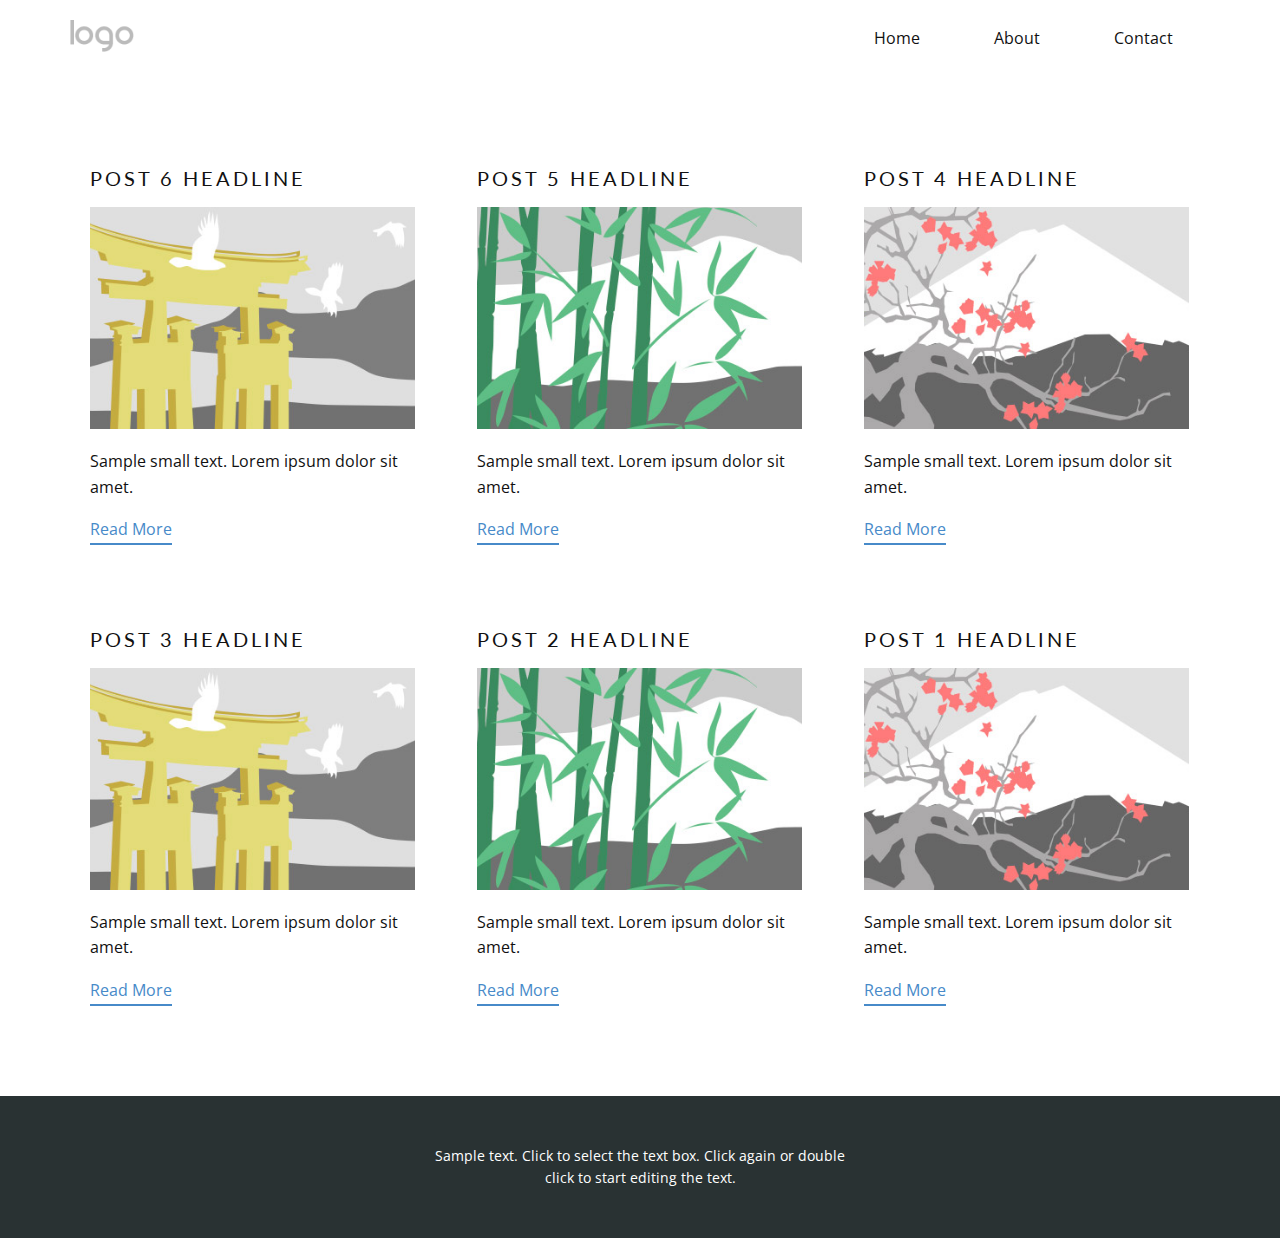
<file: blog/blog.html>
<!DOCTYPE html>
<html style="font-size: 16px;" lang="en"><head>
    <meta name="viewport" content="width=device-width, initial-scale=1.0">
    <meta charset="utf-8">
    <meta name="keywords" content="">
    <meta name="description" content="">
    <title>Blog</title>
    <link rel="stylesheet" href="../nicepage.css" media="screen">
<link rel="stylesheet" href="../Blog-Template.css" media="screen">
    <script class="u-script" type="text/javascript" src="../jquery.js" defer=""></script>
    <script class="u-script" type="text/javascript" src="../nicepage.js" defer=""></script>
    <meta name="generator" content="Nicepage 6.1.3, nicepage.com">
    <link id="u-theme-google-font" rel="stylesheet" href="https://fonts.googleapis.com/css?family=Lato:100,100i,300,300i,400,400i,700,700i,900,900i|Open+Sans:300,300i,400,400i,500,500i,600,600i,700,700i,800,800i">
    
    
    
    <script type="application/ld+json">{
		"@context": "http://schema.org",
		"@type": "Organization",
		"name": "Site2",
		"logo": "images/default-logo.png"
}</script>
    <meta name="theme-color" content="#478ac9">
  <meta data-intl-tel-input-cdn-path="intlTelInput/"></head>
  <body data-path-to-root="./" data-include-products="false" class="u-body u-xl-mode" data-lang="en"><header class="u-clearfix u-header u-header" id="sec-2a97"><div class="u-clearfix u-sheet u-sheet-1">
        <a href="https://nicepage.com" class="u-image u-logo u-image-1" data-image-width="80" data-image-height="40">
          <img src="../images/default-logo.png" class="u-logo-image u-logo-image-1">
        </a>
        <nav class="u-align-left u-font-size-14 u-menu u-menu-one-level u-nav-spacing-25 u-offcanvas u-menu-1" data-responsive-from="MD">
          <div class="menu-collapse">
            <a class="u-button-style u-custom-left-right-menu-spacing u-custom-text-active-color u-custom-text-hover-color u-nav-link" href="#" style="padding: 4px 0px; font-size: calc(1em + 8px);">
              <svg class="u-svg-link" preserveAspectRatio="xMidYMin slice" viewBox="0 0 302 302" style=""><use xmlns:xlink="http://www.w3.org/1999/xlink" xlink:href="#svg-7b92"></use></svg>
              <svg xmlns="http://www.w3.org/2000/svg" xmlns:xlink="http://www.w3.org/1999/xlink" version="1.1" id="svg-7b92" x="0px" y="0px" viewBox="0 0 302 302" style="enable-background:new 0 0 302 302;" xml:space="preserve" class="u-svg-content"><g><rect y="36" width="302" height="30"></rect><rect y="236" width="302" height="30"></rect><rect y="136" width="302" height="30"></rect>
</g><g></g><g></g><g></g><g></g><g></g><g></g><g></g><g></g><g></g><g></g><g></g><g></g><g></g><g></g><g></g></svg>
            </a>
          </div>
          <div class="u-custom-menu u-nav-container">
            <ul class="u-nav u-unstyled u-nav-1"><li class="u-nav-item"><a class="u-button-style u-nav-link u-text-active-palette-3-base u-text-hover-palette-3-base" href="#" style="padding: 10px 37px;">Home</a>
</li><li class="u-nav-item"><a class="u-button-style u-nav-link u-text-active-palette-3-base u-text-hover-palette-3-base" href="#" style="padding: 10px 37px;">About</a>
</li><li class="u-nav-item"><a class="u-button-style u-nav-link u-text-active-palette-3-base u-text-hover-palette-3-base" href="#" style="padding: 10px 37px;">Contact</a>
</li></ul>
          </div>
          <div class="u-custom-menu u-nav-container-collapse">
            <div class="u-align-center u-black u-container-style u-inner-container-layout u-opacity u-opacity-95 u-sidenav">
              <div class="u-inner-container-layout u-sidenav-overflow">
                <div class="u-menu-close"></div>
                <ul class="u-align-center u-nav u-popupmenu-items u-unstyled u-nav-2"><li class="u-nav-item"><a class="u-button-style u-nav-link" href="#">Home</a>
</li><li class="u-nav-item"><a class="u-button-style u-nav-link" href="#">About</a>
</li><li class="u-nav-item"><a class="u-button-style u-nav-link" href="#">Contact</a>
</li></ul>
              </div>
            </div>
            <div class="u-black u-menu-overlay u-opacity u-opacity-70"></div>
          </div>
        </nav>
      </div></header>
    <section class="u-clearfix u-section-1" id="sec-f3b4">
      <div class="u-clearfix u-sheet u-valign-middle u-sheet-1"><!--blog--><!--blog_options_json--><!--{"type":"Recent","source":"","tags":"","count":""}--><!--/blog_options_json-->
        <div class="u-blog u-expanded-width u-repeater u-repeater-1"><!--blog_post-->
          <div class="u-blog-post u-container-style u-repeater-item u-white u-repeater-item-1">
            <div class="u-container-layout u-similar-container u-valign-top u-container-layout-1"><!--blog_post_header-->
              <h4 class="u-blog-control u-text u-text-1">
                <a class="u-post-header-link" href="../blog/post-5.html">Post 6 Headline</a>
              </h4><!--/blog_post_header--><!--blog_post_image-->
              <a class="u-post-header-link" href="../blog/post-5.html"><img alt="" class="u-blog-control u-expanded-width u-image u-image-default u-image-1" src="../images/8ad73f3c.jpeg"></a><!--/blog_post_image--><!--blog_post_content-->
              <div class="u-blog-control u-post-content u-text u-text-2 fr-view">Sample small text. Lorem ipsum dolor sit amet.</div><!--/blog_post_content--><!--blog_post_readmore-->
              <a href="../blog/post-5.html" class="u-blog-control u-border-2 u-border-palette-1-base u-btn u-btn-rectangle u-button-style u-none u-btn-1"><!--blog_post_readmore_content--><!--options_json--><!--{"content":"","defaultValue":"Read More"}--><!--/options_json-->Read More<!--/blog_post_readmore_content--></a><!--/blog_post_readmore-->
            </div>
          </div><div class="u-blog-post u-container-style u-repeater-item u-video-cover u-white">
            <div class="u-container-layout u-similar-container u-valign-top u-container-layout-2"><!--blog_post_header-->
              <h4 class="u-blog-control u-text u-text-3">
                <a class="u-post-header-link" href="../blog/post-4.html">Post 5 Headline</a>
              </h4><!--/blog_post_header--><!--blog_post_image-->
              <a class="u-post-header-link" href="../blog/post-4.html"><img alt="" class="u-blog-control u-expanded-width u-image u-image-default u-image-2" src="../images/68f64b9d.jpeg"></a><!--/blog_post_image--><!--blog_post_content-->
              <div class="u-blog-control u-post-content u-text u-text-4 fr-view">Sample small text. Lorem ipsum dolor sit amet.</div><!--/blog_post_content--><!--blog_post_readmore-->
              <a href="../blog/post-4.html" class="u-blog-control u-border-2 u-border-palette-1-base u-btn u-btn-rectangle u-button-style u-none u-btn-2"><!--blog_post_readmore_content--><!--options_json--><!--{"content":"","defaultValue":"Read More"}--><!--/options_json-->Read More<!--/blog_post_readmore_content--></a><!--/blog_post_readmore-->
            </div>
          </div><div class="u-blog-post u-container-style u-repeater-item u-video-cover u-white">
            <div class="u-container-layout u-similar-container u-valign-top u-container-layout-3"><!--blog_post_header-->
              <h4 class="u-blog-control u-text u-text-5">
                <a class="u-post-header-link" href="../blog/post-3.html">Post 4 Headline</a>
              </h4><!--/blog_post_header--><!--blog_post_image-->
              <a class="u-post-header-link" href="../blog/post-3.html"><img alt="" class="u-blog-control u-expanded-width u-image u-image-default u-image-3" src="../images/0fd3416c.jpeg"></a><!--/blog_post_image--><!--blog_post_content-->
              <div class="u-blog-control u-post-content u-text u-text-6 fr-view">Sample small text. Lorem ipsum dolor sit amet.</div><!--/blog_post_content--><!--blog_post_readmore-->
              <a href="../blog/post-3.html" class="u-blog-control u-border-2 u-border-palette-1-base u-btn u-btn-rectangle u-button-style u-none u-btn-3"><!--blog_post_readmore_content--><!--options_json--><!--{"content":"","defaultValue":"Read More"}--><!--/options_json-->Read More<!--/blog_post_readmore_content--></a><!--/blog_post_readmore-->
            </div>
          </div><div class="u-blog-post u-container-style u-repeater-item u-white u-repeater-item-1">
            <div class="u-container-layout u-similar-container u-valign-top u-container-layout-1"><!--blog_post_header-->
              <h4 class="u-blog-control u-text u-text-1">
                <a class="u-post-header-link" href="../blog/post-2.html">Post 3 Headline</a>
              </h4><!--/blog_post_header--><!--blog_post_image-->
              <a class="u-post-header-link" href="../blog/post-2.html"><img alt="" class="u-blog-control u-expanded-width u-image u-image-default u-image-1" src="../images/8ad73f3c.jpeg"></a><!--/blog_post_image--><!--blog_post_content-->
              <div class="u-blog-control u-post-content u-text u-text-2 fr-view">Sample small text. Lorem ipsum dolor sit amet.</div><!--/blog_post_content--><!--blog_post_readmore-->
              <a href="../blog/post-2.html" class="u-blog-control u-border-2 u-border-palette-1-base u-btn u-btn-rectangle u-button-style u-none u-btn-1"><!--blog_post_readmore_content--><!--options_json--><!--{"content":"","defaultValue":"Read More"}--><!--/options_json-->Read More<!--/blog_post_readmore_content--></a><!--/blog_post_readmore-->
            </div>
          </div><div class="u-blog-post u-container-style u-repeater-item u-video-cover u-white">
            <div class="u-container-layout u-similar-container u-valign-top u-container-layout-2"><!--blog_post_header-->
              <h4 class="u-blog-control u-text u-text-3">
                <a class="u-post-header-link" href="../blog/post-1.html">Post 2 Headline</a>
              </h4><!--/blog_post_header--><!--blog_post_image-->
              <a class="u-post-header-link" href="../blog/post-1.html"><img alt="" class="u-blog-control u-expanded-width u-image u-image-default u-image-2" src="../images/68f64b9d.jpeg"></a><!--/blog_post_image--><!--blog_post_content-->
              <div class="u-blog-control u-post-content u-text u-text-4 fr-view">Sample small text. Lorem ipsum dolor sit amet.</div><!--/blog_post_content--><!--blog_post_readmore-->
              <a href="../blog/post-1.html" class="u-blog-control u-border-2 u-border-palette-1-base u-btn u-btn-rectangle u-button-style u-none u-btn-2"><!--blog_post_readmore_content--><!--options_json--><!--{"content":"","defaultValue":"Read More"}--><!--/options_json-->Read More<!--/blog_post_readmore_content--></a><!--/blog_post_readmore-->
            </div>
          </div><div class="u-blog-post u-container-style u-repeater-item u-video-cover u-white">
            <div class="u-container-layout u-similar-container u-valign-top u-container-layout-3"><!--blog_post_header-->
              <h4 class="u-blog-control u-text u-text-5">
                <a class="u-post-header-link" href="../blog/post.html">Post 1 Headline</a>
              </h4><!--/blog_post_header--><!--blog_post_image-->
              <a class="u-post-header-link" href="../blog/post.html"><img alt="" class="u-blog-control u-expanded-width u-image u-image-default u-image-3" src="../images/0fd3416c.jpeg"></a><!--/blog_post_image--><!--blog_post_content-->
              <div class="u-blog-control u-post-content u-text u-text-6 fr-view">Sample small text. Lorem ipsum dolor sit amet.</div><!--/blog_post_content--><!--blog_post_readmore-->
              <a href="../blog/post.html" class="u-blog-control u-border-2 u-border-palette-1-base u-btn u-btn-rectangle u-button-style u-none u-btn-3"><!--blog_post_readmore_content--><!--options_json--><!--{"content":"","defaultValue":"Read More"}--><!--/options_json-->Read More<!--/blog_post_readmore_content--></a><!--/blog_post_readmore-->
            </div>
          </div><!--/blog_post--><!--blog_post-->
          <!--/blog_post--><!--blog_post-->
          <!--/blog_post-->
        </div><!--/blog-->
      </div>
    </section>
    
    
    
    <footer class="u-align-center u-clearfix u-footer u-palette-5-dark-3 u-footer" id="sec-ad58"><div class="u-clearfix u-sheet u-sheet-1">
        <p class="u-small-text u-text u-text-variant u-text-1">Sample text. Click to select the text box. Click again or double click to start editing the text.</p>
      </div></footer>
    <section class="u-backlink u-clearfix u-grey-80">
      <a class="u-link" href="https://nicepage.com/website-templates" target="_blank">
        <span>Website Templates</span>
      </a>
      <p class="u-text">
        <span>created with</span>
      </p>
      <a class="u-link" href="" target="_blank">
        <span>Website Builder Software</span>
      </a>. 
    </section>
  
</body></html>
</file>
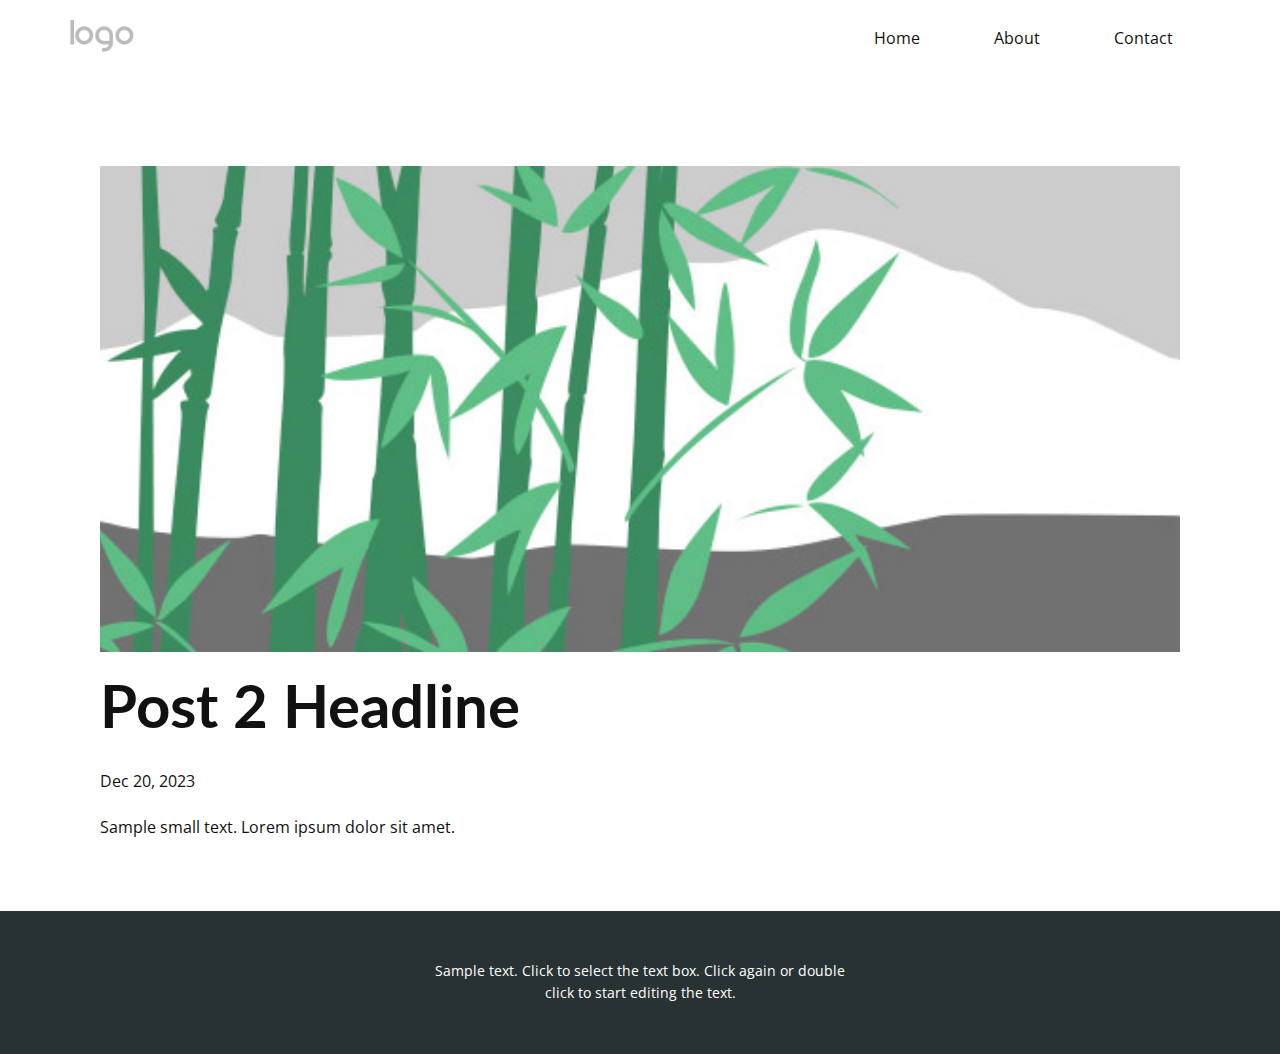
<file: blog/post-1.html>
<!DOCTYPE html>
<html style="font-size: 16px;" lang="en"><head>
    <meta name="viewport" content="width=device-width, initial-scale=1.0">
    <meta charset="utf-8">
    <meta name="keywords" content="Post 1 Headline">
    <meta name="description" content="">
    <title>Post 2 Headline</title>
    <link rel="stylesheet" href="../nicepage.css" media="screen">
<link rel="stylesheet" href="../Post-Template.css" media="screen">
    <script class="u-script" type="text/javascript" src="../jquery.js" defer=""></script>
    <script class="u-script" type="text/javascript" src="../nicepage.js" defer=""></script>
    <meta name="generator" content="Nicepage 6.1.3, nicepage.com">
    <link id="u-theme-google-font" rel="stylesheet" href="https://fonts.googleapis.com/css?family=Lato:100,100i,300,300i,400,400i,700,700i,900,900i|Open+Sans:300,300i,400,400i,500,500i,600,600i,700,700i,800,800i">
    <link id="u-page-google-font" rel="stylesheet" href="https://fonts.googleapis.com/css?family=Lato:100,100i,300,300i,400,400i,700,700i,900,900i">
    
    
    
    <script type="application/ld+json">{
		"@context": "http://schema.org",
		"@type": "Organization",
		"name": "Site2",
		"logo": "images/default-logo.png"
}</script>
    <meta name="theme-color" content="#478ac9">
  <meta data-intl-tel-input-cdn-path="intlTelInput/"></head>
  <body data-path-to-root="./" data-include-products="false" class="u-body u-xl-mode" data-lang="en"><header class="u-clearfix u-header u-header" id="sec-2a97"><div class="u-clearfix u-sheet u-sheet-1">
        <a href="https://nicepage.com" class="u-image u-logo u-image-1" data-image-width="80" data-image-height="40">
          <img src="../images/default-logo.png" class="u-logo-image u-logo-image-1">
        </a>
        <nav class="u-align-left u-font-size-14 u-menu u-menu-one-level u-nav-spacing-25 u-offcanvas u-menu-1" data-responsive-from="MD">
          <div class="menu-collapse">
            <a class="u-button-style u-custom-left-right-menu-spacing u-custom-text-active-color u-custom-text-hover-color u-nav-link" href="#" style="padding: 4px 0px; font-size: calc(1em + 8px);">
              <svg class="u-svg-link" preserveAspectRatio="xMidYMin slice" viewBox="0 0 302 302" style=""><use xmlns:xlink="http://www.w3.org/1999/xlink" xlink:href="#svg-7b92"></use></svg>
              <svg xmlns="http://www.w3.org/2000/svg" xmlns:xlink="http://www.w3.org/1999/xlink" version="1.1" id="svg-7b92" x="0px" y="0px" viewBox="0 0 302 302" style="enable-background:new 0 0 302 302;" xml:space="preserve" class="u-svg-content"><g><rect y="36" width="302" height="30"></rect><rect y="236" width="302" height="30"></rect><rect y="136" width="302" height="30"></rect>
</g><g></g><g></g><g></g><g></g><g></g><g></g><g></g><g></g><g></g><g></g><g></g><g></g><g></g><g></g><g></g></svg>
            </a>
          </div>
          <div class="u-custom-menu u-nav-container">
            <ul class="u-nav u-unstyled u-nav-1"><li class="u-nav-item"><a class="u-button-style u-nav-link u-text-active-palette-3-base u-text-hover-palette-3-base" href="#" style="padding: 10px 37px;">Home</a>
</li><li class="u-nav-item"><a class="u-button-style u-nav-link u-text-active-palette-3-base u-text-hover-palette-3-base" href="#" style="padding: 10px 37px;">About</a>
</li><li class="u-nav-item"><a class="u-button-style u-nav-link u-text-active-palette-3-base u-text-hover-palette-3-base" href="#" style="padding: 10px 37px;">Contact</a>
</li></ul>
          </div>
          <div class="u-custom-menu u-nav-container-collapse">
            <div class="u-align-center u-black u-container-style u-inner-container-layout u-opacity u-opacity-95 u-sidenav">
              <div class="u-inner-container-layout u-sidenav-overflow">
                <div class="u-menu-close"></div>
                <ul class="u-align-center u-nav u-popupmenu-items u-unstyled u-nav-2"><li class="u-nav-item"><a class="u-button-style u-nav-link" href="#">Home</a>
</li><li class="u-nav-item"><a class="u-button-style u-nav-link" href="#">About</a>
</li><li class="u-nav-item"><a class="u-button-style u-nav-link" href="#">Contact</a>
</li></ul>
              </div>
            </div>
            <div class="u-black u-menu-overlay u-opacity u-opacity-70"></div>
          </div>
        </nav>
      </div></header>
    <section class="u-align-center u-clearfix u-section-1" id="sec-e162">
      <div class="u-clearfix u-sheet u-valign-middle-md u-valign-middle-sm u-valign-middle-xs u-sheet-1"><!--post_details--><!--post_details_options_json--><!--{"source":""}--><!--/post_details_options_json--><!--blog_post-->
        <div class="u-container-style u-expanded-width u-post-details u-post-details-1">
          <div class="u-container-layout u-valign-middle u-container-layout-1"><!--blog_post_image-->
            <img alt="" class="u-blog-control u-expanded-width u-image u-image-default u-image-1" src="../images/68f64b9d.jpeg"><!--/blog_post_image--><!--blog_post_header-->
            <h2 class="u-blog-control u-text u-text-1">Post 2 Headline</h2><!--/blog_post_header--><!--blog_post_metadata-->
            <div class="u-blog-control u-metadata u-metadata-1"><!--blog_post_metadata_date-->
              <span class="u-meta-date u-meta-icon">Dec 20, 2023</span><!--/blog_post_metadata_date--><!--blog_post_metadata_category-->
              <!--/blog_post_metadata_category--><!--blog_post_metadata_comments-->
              <!--/blog_post_metadata_comments-->
            </div><!--/blog_post_metadata--><!--blog_post_content-->
            <div class="u-align-justify u-blog-control u-post-content u-text u-text-2 fr-view">
  Sample small text. Lorem ipsum dolor sit amet.
  </div><!--/blog_post_content-->
          </div>
        </div><!--/blog_post--><!--/post_details-->
      </div>
    </section>
    
    
    
    <footer class="u-align-center u-clearfix u-footer u-palette-5-dark-3 u-footer" id="sec-ad58"><div class="u-clearfix u-sheet u-sheet-1">
        <p class="u-small-text u-text u-text-variant u-text-1">Sample text. Click to select the text box. Click again or double click to start editing the text.</p>
      </div></footer>
    <section class="u-backlink u-clearfix u-grey-80">
      <a class="u-link" href="https://nicepage.com/website-templates" target="_blank">
        <span>Website Templates</span>
      </a>
      <p class="u-text">
        <span>created with</span>
      </p>
      <a class="u-link" href="" target="_blank">
        <span>Website Builder Software</span>
      </a>. 
    </section>
  
</body></html>
</file>
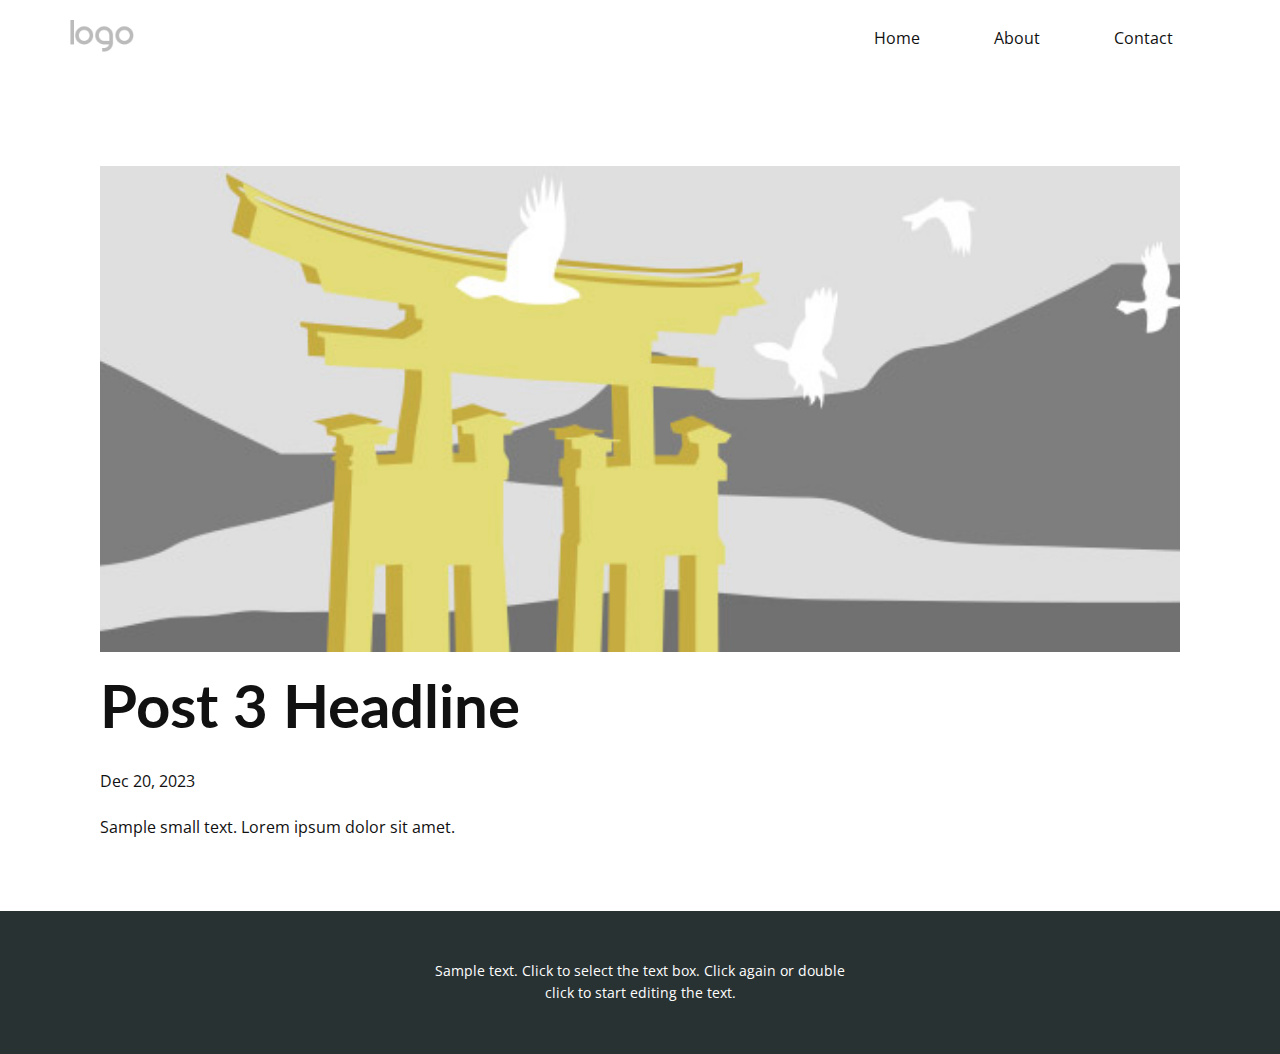
<file: blog/post-2.html>
<!DOCTYPE html>
<html style="font-size: 16px;" lang="en"><head>
    <meta name="viewport" content="width=device-width, initial-scale=1.0">
    <meta charset="utf-8">
    <meta name="keywords" content="Post 1 Headline">
    <meta name="description" content="">
    <title>Post 3 Headline</title>
    <link rel="stylesheet" href="../nicepage.css" media="screen">
<link rel="stylesheet" href="../Post-Template.css" media="screen">
    <script class="u-script" type="text/javascript" src="../jquery.js" defer=""></script>
    <script class="u-script" type="text/javascript" src="../nicepage.js" defer=""></script>
    <meta name="generator" content="Nicepage 6.1.3, nicepage.com">
    <link id="u-theme-google-font" rel="stylesheet" href="https://fonts.googleapis.com/css?family=Lato:100,100i,300,300i,400,400i,700,700i,900,900i|Open+Sans:300,300i,400,400i,500,500i,600,600i,700,700i,800,800i">
    <link id="u-page-google-font" rel="stylesheet" href="https://fonts.googleapis.com/css?family=Lato:100,100i,300,300i,400,400i,700,700i,900,900i">
    
    
    
    <script type="application/ld+json">{
		"@context": "http://schema.org",
		"@type": "Organization",
		"name": "Site2",
		"logo": "images/default-logo.png"
}</script>
    <meta name="theme-color" content="#478ac9">
  <meta data-intl-tel-input-cdn-path="intlTelInput/"></head>
  <body data-path-to-root="./" data-include-products="false" class="u-body u-xl-mode" data-lang="en"><header class="u-clearfix u-header u-header" id="sec-2a97"><div class="u-clearfix u-sheet u-sheet-1">
        <a href="https://nicepage.com" class="u-image u-logo u-image-1" data-image-width="80" data-image-height="40">
          <img src="../images/default-logo.png" class="u-logo-image u-logo-image-1">
        </a>
        <nav class="u-align-left u-font-size-14 u-menu u-menu-one-level u-nav-spacing-25 u-offcanvas u-menu-1" data-responsive-from="MD">
          <div class="menu-collapse">
            <a class="u-button-style u-custom-left-right-menu-spacing u-custom-text-active-color u-custom-text-hover-color u-nav-link" href="#" style="padding: 4px 0px; font-size: calc(1em + 8px);">
              <svg class="u-svg-link" preserveAspectRatio="xMidYMin slice" viewBox="0 0 302 302" style=""><use xmlns:xlink="http://www.w3.org/1999/xlink" xlink:href="#svg-7b92"></use></svg>
              <svg xmlns="http://www.w3.org/2000/svg" xmlns:xlink="http://www.w3.org/1999/xlink" version="1.1" id="svg-7b92" x="0px" y="0px" viewBox="0 0 302 302" style="enable-background:new 0 0 302 302;" xml:space="preserve" class="u-svg-content"><g><rect y="36" width="302" height="30"></rect><rect y="236" width="302" height="30"></rect><rect y="136" width="302" height="30"></rect>
</g><g></g><g></g><g></g><g></g><g></g><g></g><g></g><g></g><g></g><g></g><g></g><g></g><g></g><g></g><g></g></svg>
            </a>
          </div>
          <div class="u-custom-menu u-nav-container">
            <ul class="u-nav u-unstyled u-nav-1"><li class="u-nav-item"><a class="u-button-style u-nav-link u-text-active-palette-3-base u-text-hover-palette-3-base" href="#" style="padding: 10px 37px;">Home</a>
</li><li class="u-nav-item"><a class="u-button-style u-nav-link u-text-active-palette-3-base u-text-hover-palette-3-base" href="#" style="padding: 10px 37px;">About</a>
</li><li class="u-nav-item"><a class="u-button-style u-nav-link u-text-active-palette-3-base u-text-hover-palette-3-base" href="#" style="padding: 10px 37px;">Contact</a>
</li></ul>
          </div>
          <div class="u-custom-menu u-nav-container-collapse">
            <div class="u-align-center u-black u-container-style u-inner-container-layout u-opacity u-opacity-95 u-sidenav">
              <div class="u-inner-container-layout u-sidenav-overflow">
                <div class="u-menu-close"></div>
                <ul class="u-align-center u-nav u-popupmenu-items u-unstyled u-nav-2"><li class="u-nav-item"><a class="u-button-style u-nav-link" href="#">Home</a>
</li><li class="u-nav-item"><a class="u-button-style u-nav-link" href="#">About</a>
</li><li class="u-nav-item"><a class="u-button-style u-nav-link" href="#">Contact</a>
</li></ul>
              </div>
            </div>
            <div class="u-black u-menu-overlay u-opacity u-opacity-70"></div>
          </div>
        </nav>
      </div></header>
    <section class="u-align-center u-clearfix u-section-1" id="sec-e162">
      <div class="u-clearfix u-sheet u-valign-middle-md u-valign-middle-sm u-valign-middle-xs u-sheet-1"><!--post_details--><!--post_details_options_json--><!--{"source":""}--><!--/post_details_options_json--><!--blog_post-->
        <div class="u-container-style u-expanded-width u-post-details u-post-details-1">
          <div class="u-container-layout u-valign-middle u-container-layout-1"><!--blog_post_image-->
            <img alt="" class="u-blog-control u-expanded-width u-image u-image-default u-image-1" src="../images/8ad73f3c.jpeg"><!--/blog_post_image--><!--blog_post_header-->
            <h2 class="u-blog-control u-text u-text-1">Post 3 Headline</h2><!--/blog_post_header--><!--blog_post_metadata-->
            <div class="u-blog-control u-metadata u-metadata-1"><!--blog_post_metadata_date-->
              <span class="u-meta-date u-meta-icon">Dec 20, 2023</span><!--/blog_post_metadata_date--><!--blog_post_metadata_category-->
              <!--/blog_post_metadata_category--><!--blog_post_metadata_comments-->
              <!--/blog_post_metadata_comments-->
            </div><!--/blog_post_metadata--><!--blog_post_content-->
            <div class="u-align-justify u-blog-control u-post-content u-text u-text-2 fr-view">
  Sample small text. Lorem ipsum dolor sit amet.
  </div><!--/blog_post_content-->
          </div>
        </div><!--/blog_post--><!--/post_details-->
      </div>
    </section>
    
    
    
    <footer class="u-align-center u-clearfix u-footer u-palette-5-dark-3 u-footer" id="sec-ad58"><div class="u-clearfix u-sheet u-sheet-1">
        <p class="u-small-text u-text u-text-variant u-text-1">Sample text. Click to select the text box. Click again or double click to start editing the text.</p>
      </div></footer>
    <section class="u-backlink u-clearfix u-grey-80">
      <a class="u-link" href="https://nicepage.com/website-templates" target="_blank">
        <span>Website Templates</span>
      </a>
      <p class="u-text">
        <span>created with</span>
      </p>
      <a class="u-link" href="" target="_blank">
        <span>Website Builder Software</span>
      </a>. 
    </section>
  
</body></html>
</file>
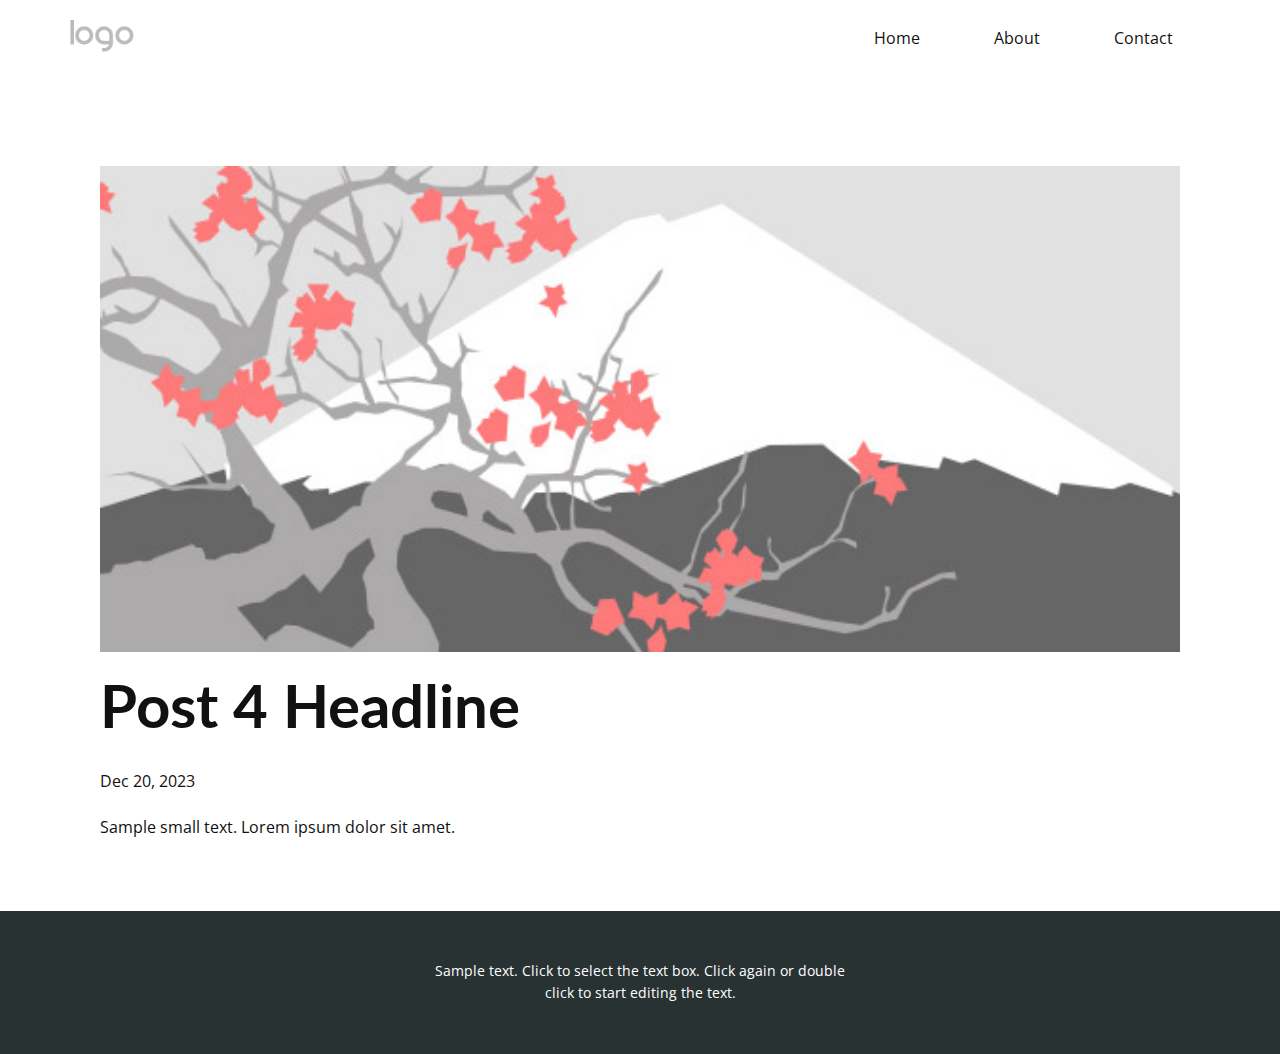
<file: blog/post-3.html>
<!DOCTYPE html>
<html style="font-size: 16px;" lang="en"><head>
    <meta name="viewport" content="width=device-width, initial-scale=1.0">
    <meta charset="utf-8">
    <meta name="keywords" content="Post 1 Headline">
    <meta name="description" content="">
    <title>Post 4 Headline</title>
    <link rel="stylesheet" href="../nicepage.css" media="screen">
<link rel="stylesheet" href="../Post-Template.css" media="screen">
    <script class="u-script" type="text/javascript" src="../jquery.js" defer=""></script>
    <script class="u-script" type="text/javascript" src="../nicepage.js" defer=""></script>
    <meta name="generator" content="Nicepage 6.1.3, nicepage.com">
    <link id="u-theme-google-font" rel="stylesheet" href="https://fonts.googleapis.com/css?family=Lato:100,100i,300,300i,400,400i,700,700i,900,900i|Open+Sans:300,300i,400,400i,500,500i,600,600i,700,700i,800,800i">
    <link id="u-page-google-font" rel="stylesheet" href="https://fonts.googleapis.com/css?family=Lato:100,100i,300,300i,400,400i,700,700i,900,900i">
    
    
    
    <script type="application/ld+json">{
		"@context": "http://schema.org",
		"@type": "Organization",
		"name": "Site2",
		"logo": "images/default-logo.png"
}</script>
    <meta name="theme-color" content="#478ac9">
  <meta data-intl-tel-input-cdn-path="intlTelInput/"></head>
  <body data-path-to-root="./" data-include-products="false" class="u-body u-xl-mode" data-lang="en"><header class="u-clearfix u-header u-header" id="sec-2a97"><div class="u-clearfix u-sheet u-sheet-1">
        <a href="https://nicepage.com" class="u-image u-logo u-image-1" data-image-width="80" data-image-height="40">
          <img src="../images/default-logo.png" class="u-logo-image u-logo-image-1">
        </a>
        <nav class="u-align-left u-font-size-14 u-menu u-menu-one-level u-nav-spacing-25 u-offcanvas u-menu-1" data-responsive-from="MD">
          <div class="menu-collapse">
            <a class="u-button-style u-custom-left-right-menu-spacing u-custom-text-active-color u-custom-text-hover-color u-nav-link" href="#" style="padding: 4px 0px; font-size: calc(1em + 8px);">
              <svg class="u-svg-link" preserveAspectRatio="xMidYMin slice" viewBox="0 0 302 302" style=""><use xmlns:xlink="http://www.w3.org/1999/xlink" xlink:href="#svg-7b92"></use></svg>
              <svg xmlns="http://www.w3.org/2000/svg" xmlns:xlink="http://www.w3.org/1999/xlink" version="1.1" id="svg-7b92" x="0px" y="0px" viewBox="0 0 302 302" style="enable-background:new 0 0 302 302;" xml:space="preserve" class="u-svg-content"><g><rect y="36" width="302" height="30"></rect><rect y="236" width="302" height="30"></rect><rect y="136" width="302" height="30"></rect>
</g><g></g><g></g><g></g><g></g><g></g><g></g><g></g><g></g><g></g><g></g><g></g><g></g><g></g><g></g><g></g></svg>
            </a>
          </div>
          <div class="u-custom-menu u-nav-container">
            <ul class="u-nav u-unstyled u-nav-1"><li class="u-nav-item"><a class="u-button-style u-nav-link u-text-active-palette-3-base u-text-hover-palette-3-base" href="#" style="padding: 10px 37px;">Home</a>
</li><li class="u-nav-item"><a class="u-button-style u-nav-link u-text-active-palette-3-base u-text-hover-palette-3-base" href="#" style="padding: 10px 37px;">About</a>
</li><li class="u-nav-item"><a class="u-button-style u-nav-link u-text-active-palette-3-base u-text-hover-palette-3-base" href="#" style="padding: 10px 37px;">Contact</a>
</li></ul>
          </div>
          <div class="u-custom-menu u-nav-container-collapse">
            <div class="u-align-center u-black u-container-style u-inner-container-layout u-opacity u-opacity-95 u-sidenav">
              <div class="u-inner-container-layout u-sidenav-overflow">
                <div class="u-menu-close"></div>
                <ul class="u-align-center u-nav u-popupmenu-items u-unstyled u-nav-2"><li class="u-nav-item"><a class="u-button-style u-nav-link" href="#">Home</a>
</li><li class="u-nav-item"><a class="u-button-style u-nav-link" href="#">About</a>
</li><li class="u-nav-item"><a class="u-button-style u-nav-link" href="#">Contact</a>
</li></ul>
              </div>
            </div>
            <div class="u-black u-menu-overlay u-opacity u-opacity-70"></div>
          </div>
        </nav>
      </div></header>
    <section class="u-align-center u-clearfix u-section-1" id="sec-e162">
      <div class="u-clearfix u-sheet u-valign-middle-md u-valign-middle-sm u-valign-middle-xs u-sheet-1"><!--post_details--><!--post_details_options_json--><!--{"source":""}--><!--/post_details_options_json--><!--blog_post-->
        <div class="u-container-style u-expanded-width u-post-details u-post-details-1">
          <div class="u-container-layout u-valign-middle u-container-layout-1"><!--blog_post_image-->
            <img alt="" class="u-blog-control u-expanded-width u-image u-image-default u-image-1" src="../images/0fd3416c.jpeg"><!--/blog_post_image--><!--blog_post_header-->
            <h2 class="u-blog-control u-text u-text-1">Post 4 Headline</h2><!--/blog_post_header--><!--blog_post_metadata-->
            <div class="u-blog-control u-metadata u-metadata-1"><!--blog_post_metadata_date-->
              <span class="u-meta-date u-meta-icon">Dec 20, 2023</span><!--/blog_post_metadata_date--><!--blog_post_metadata_category-->
              <!--/blog_post_metadata_category--><!--blog_post_metadata_comments-->
              <!--/blog_post_metadata_comments-->
            </div><!--/blog_post_metadata--><!--blog_post_content-->
            <div class="u-align-justify u-blog-control u-post-content u-text u-text-2 fr-view">
  Sample small text. Lorem ipsum dolor sit amet.
  </div><!--/blog_post_content-->
          </div>
        </div><!--/blog_post--><!--/post_details-->
      </div>
    </section>
    
    
    
    <footer class="u-align-center u-clearfix u-footer u-palette-5-dark-3 u-footer" id="sec-ad58"><div class="u-clearfix u-sheet u-sheet-1">
        <p class="u-small-text u-text u-text-variant u-text-1">Sample text. Click to select the text box. Click again or double click to start editing the text.</p>
      </div></footer>
    <section class="u-backlink u-clearfix u-grey-80">
      <a class="u-link" href="https://nicepage.com/website-templates" target="_blank">
        <span>Website Templates</span>
      </a>
      <p class="u-text">
        <span>created with</span>
      </p>
      <a class="u-link" href="" target="_blank">
        <span>Website Builder Software</span>
      </a>. 
    </section>
  
</body></html>
</file>
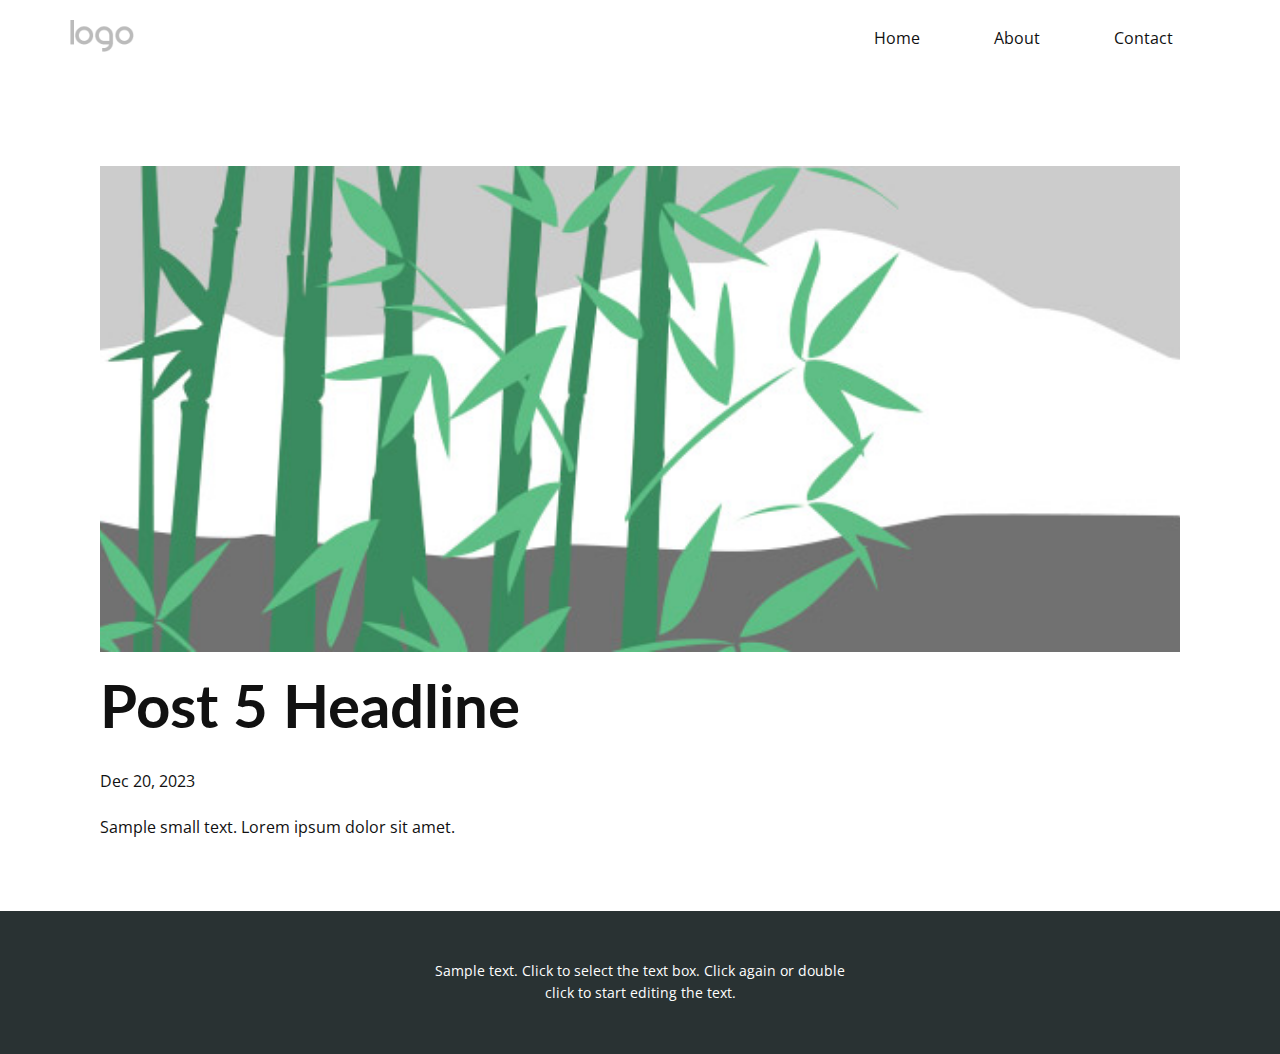
<file: blog/post-4.html>
<!DOCTYPE html>
<html style="font-size: 16px;" lang="en"><head>
    <meta name="viewport" content="width=device-width, initial-scale=1.0">
    <meta charset="utf-8">
    <meta name="keywords" content="Post 1 Headline">
    <meta name="description" content="">
    <title>Post 5 Headline</title>
    <link rel="stylesheet" href="../nicepage.css" media="screen">
<link rel="stylesheet" href="../Post-Template.css" media="screen">
    <script class="u-script" type="text/javascript" src="../jquery.js" defer=""></script>
    <script class="u-script" type="text/javascript" src="../nicepage.js" defer=""></script>
    <meta name="generator" content="Nicepage 6.1.3, nicepage.com">
    <link id="u-theme-google-font" rel="stylesheet" href="https://fonts.googleapis.com/css?family=Lato:100,100i,300,300i,400,400i,700,700i,900,900i|Open+Sans:300,300i,400,400i,500,500i,600,600i,700,700i,800,800i">
    <link id="u-page-google-font" rel="stylesheet" href="https://fonts.googleapis.com/css?family=Lato:100,100i,300,300i,400,400i,700,700i,900,900i">
    
    
    
    <script type="application/ld+json">{
		"@context": "http://schema.org",
		"@type": "Organization",
		"name": "Site2",
		"logo": "images/default-logo.png"
}</script>
    <meta name="theme-color" content="#478ac9">
  <meta data-intl-tel-input-cdn-path="intlTelInput/"></head>
  <body data-path-to-root="./" data-include-products="false" class="u-body u-xl-mode" data-lang="en"><header class="u-clearfix u-header u-header" id="sec-2a97"><div class="u-clearfix u-sheet u-sheet-1">
        <a href="https://nicepage.com" class="u-image u-logo u-image-1" data-image-width="80" data-image-height="40">
          <img src="../images/default-logo.png" class="u-logo-image u-logo-image-1">
        </a>
        <nav class="u-align-left u-font-size-14 u-menu u-menu-one-level u-nav-spacing-25 u-offcanvas u-menu-1" data-responsive-from="MD">
          <div class="menu-collapse">
            <a class="u-button-style u-custom-left-right-menu-spacing u-custom-text-active-color u-custom-text-hover-color u-nav-link" href="#" style="padding: 4px 0px; font-size: calc(1em + 8px);">
              <svg class="u-svg-link" preserveAspectRatio="xMidYMin slice" viewBox="0 0 302 302" style=""><use xmlns:xlink="http://www.w3.org/1999/xlink" xlink:href="#svg-7b92"></use></svg>
              <svg xmlns="http://www.w3.org/2000/svg" xmlns:xlink="http://www.w3.org/1999/xlink" version="1.1" id="svg-7b92" x="0px" y="0px" viewBox="0 0 302 302" style="enable-background:new 0 0 302 302;" xml:space="preserve" class="u-svg-content"><g><rect y="36" width="302" height="30"></rect><rect y="236" width="302" height="30"></rect><rect y="136" width="302" height="30"></rect>
</g><g></g><g></g><g></g><g></g><g></g><g></g><g></g><g></g><g></g><g></g><g></g><g></g><g></g><g></g><g></g></svg>
            </a>
          </div>
          <div class="u-custom-menu u-nav-container">
            <ul class="u-nav u-unstyled u-nav-1"><li class="u-nav-item"><a class="u-button-style u-nav-link u-text-active-palette-3-base u-text-hover-palette-3-base" href="#" style="padding: 10px 37px;">Home</a>
</li><li class="u-nav-item"><a class="u-button-style u-nav-link u-text-active-palette-3-base u-text-hover-palette-3-base" href="#" style="padding: 10px 37px;">About</a>
</li><li class="u-nav-item"><a class="u-button-style u-nav-link u-text-active-palette-3-base u-text-hover-palette-3-base" href="#" style="padding: 10px 37px;">Contact</a>
</li></ul>
          </div>
          <div class="u-custom-menu u-nav-container-collapse">
            <div class="u-align-center u-black u-container-style u-inner-container-layout u-opacity u-opacity-95 u-sidenav">
              <div class="u-inner-container-layout u-sidenav-overflow">
                <div class="u-menu-close"></div>
                <ul class="u-align-center u-nav u-popupmenu-items u-unstyled u-nav-2"><li class="u-nav-item"><a class="u-button-style u-nav-link" href="#">Home</a>
</li><li class="u-nav-item"><a class="u-button-style u-nav-link" href="#">About</a>
</li><li class="u-nav-item"><a class="u-button-style u-nav-link" href="#">Contact</a>
</li></ul>
              </div>
            </div>
            <div class="u-black u-menu-overlay u-opacity u-opacity-70"></div>
          </div>
        </nav>
      </div></header>
    <section class="u-align-center u-clearfix u-section-1" id="sec-e162">
      <div class="u-clearfix u-sheet u-valign-middle-md u-valign-middle-sm u-valign-middle-xs u-sheet-1"><!--post_details--><!--post_details_options_json--><!--{"source":""}--><!--/post_details_options_json--><!--blog_post-->
        <div class="u-container-style u-expanded-width u-post-details u-post-details-1">
          <div class="u-container-layout u-valign-middle u-container-layout-1"><!--blog_post_image-->
            <img alt="" class="u-blog-control u-expanded-width u-image u-image-default u-image-1" src="../images/68f64b9d.jpeg"><!--/blog_post_image--><!--blog_post_header-->
            <h2 class="u-blog-control u-text u-text-1">Post 5 Headline</h2><!--/blog_post_header--><!--blog_post_metadata-->
            <div class="u-blog-control u-metadata u-metadata-1"><!--blog_post_metadata_date-->
              <span class="u-meta-date u-meta-icon">Dec 20, 2023</span><!--/blog_post_metadata_date--><!--blog_post_metadata_category-->
              <!--/blog_post_metadata_category--><!--blog_post_metadata_comments-->
              <!--/blog_post_metadata_comments-->
            </div><!--/blog_post_metadata--><!--blog_post_content-->
            <div class="u-align-justify u-blog-control u-post-content u-text u-text-2 fr-view">
  Sample small text. Lorem ipsum dolor sit amet.
  </div><!--/blog_post_content-->
          </div>
        </div><!--/blog_post--><!--/post_details-->
      </div>
    </section>
    
    
    
    <footer class="u-align-center u-clearfix u-footer u-palette-5-dark-3 u-footer" id="sec-ad58"><div class="u-clearfix u-sheet u-sheet-1">
        <p class="u-small-text u-text u-text-variant u-text-1">Sample text. Click to select the text box. Click again or double click to start editing the text.</p>
      </div></footer>
    <section class="u-backlink u-clearfix u-grey-80">
      <a class="u-link" href="https://nicepage.com/website-templates" target="_blank">
        <span>Website Templates</span>
      </a>
      <p class="u-text">
        <span>created with</span>
      </p>
      <a class="u-link" href="" target="_blank">
        <span>Website Builder Software</span>
      </a>. 
    </section>
  
</body></html>
</file>
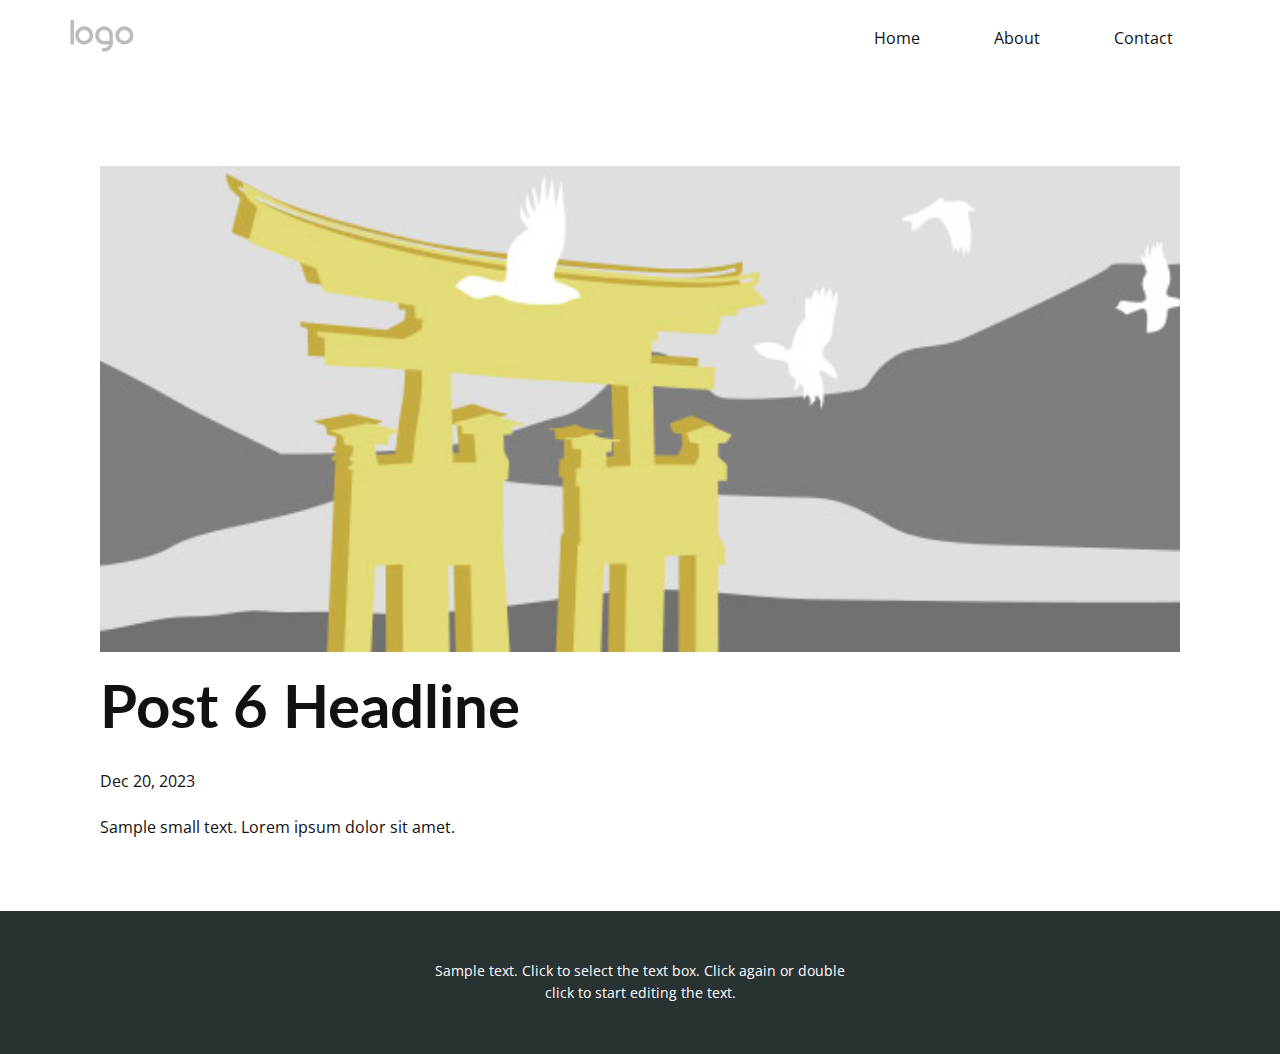
<file: blog/post-5.html>
<!DOCTYPE html>
<html style="font-size: 16px;" lang="en"><head>
    <meta name="viewport" content="width=device-width, initial-scale=1.0">
    <meta charset="utf-8">
    <meta name="keywords" content="Post 1 Headline">
    <meta name="description" content="">
    <title>Post 6 Headline</title>
    <link rel="stylesheet" href="../nicepage.css" media="screen">
<link rel="stylesheet" href="../Post-Template.css" media="screen">
    <script class="u-script" type="text/javascript" src="../jquery.js" defer=""></script>
    <script class="u-script" type="text/javascript" src="../nicepage.js" defer=""></script>
    <meta name="generator" content="Nicepage 6.1.3, nicepage.com">
    <link id="u-theme-google-font" rel="stylesheet" href="https://fonts.googleapis.com/css?family=Lato:100,100i,300,300i,400,400i,700,700i,900,900i|Open+Sans:300,300i,400,400i,500,500i,600,600i,700,700i,800,800i">
    <link id="u-page-google-font" rel="stylesheet" href="https://fonts.googleapis.com/css?family=Lato:100,100i,300,300i,400,400i,700,700i,900,900i">
    
    
    
    <script type="application/ld+json">{
		"@context": "http://schema.org",
		"@type": "Organization",
		"name": "Site2",
		"logo": "images/default-logo.png"
}</script>
    <meta name="theme-color" content="#478ac9">
  <meta data-intl-tel-input-cdn-path="intlTelInput/"></head>
  <body data-path-to-root="./" data-include-products="false" class="u-body u-xl-mode" data-lang="en"><header class="u-clearfix u-header u-header" id="sec-2a97"><div class="u-clearfix u-sheet u-sheet-1">
        <a href="https://nicepage.com" class="u-image u-logo u-image-1" data-image-width="80" data-image-height="40">
          <img src="../images/default-logo.png" class="u-logo-image u-logo-image-1">
        </a>
        <nav class="u-align-left u-font-size-14 u-menu u-menu-one-level u-nav-spacing-25 u-offcanvas u-menu-1" data-responsive-from="MD">
          <div class="menu-collapse">
            <a class="u-button-style u-custom-left-right-menu-spacing u-custom-text-active-color u-custom-text-hover-color u-nav-link" href="#" style="padding: 4px 0px; font-size: calc(1em + 8px);">
              <svg class="u-svg-link" preserveAspectRatio="xMidYMin slice" viewBox="0 0 302 302" style=""><use xmlns:xlink="http://www.w3.org/1999/xlink" xlink:href="#svg-7b92"></use></svg>
              <svg xmlns="http://www.w3.org/2000/svg" xmlns:xlink="http://www.w3.org/1999/xlink" version="1.1" id="svg-7b92" x="0px" y="0px" viewBox="0 0 302 302" style="enable-background:new 0 0 302 302;" xml:space="preserve" class="u-svg-content"><g><rect y="36" width="302" height="30"></rect><rect y="236" width="302" height="30"></rect><rect y="136" width="302" height="30"></rect>
</g><g></g><g></g><g></g><g></g><g></g><g></g><g></g><g></g><g></g><g></g><g></g><g></g><g></g><g></g><g></g></svg>
            </a>
          </div>
          <div class="u-custom-menu u-nav-container">
            <ul class="u-nav u-unstyled u-nav-1"><li class="u-nav-item"><a class="u-button-style u-nav-link u-text-active-palette-3-base u-text-hover-palette-3-base" href="#" style="padding: 10px 37px;">Home</a>
</li><li class="u-nav-item"><a class="u-button-style u-nav-link u-text-active-palette-3-base u-text-hover-palette-3-base" href="#" style="padding: 10px 37px;">About</a>
</li><li class="u-nav-item"><a class="u-button-style u-nav-link u-text-active-palette-3-base u-text-hover-palette-3-base" href="#" style="padding: 10px 37px;">Contact</a>
</li></ul>
          </div>
          <div class="u-custom-menu u-nav-container-collapse">
            <div class="u-align-center u-black u-container-style u-inner-container-layout u-opacity u-opacity-95 u-sidenav">
              <div class="u-inner-container-layout u-sidenav-overflow">
                <div class="u-menu-close"></div>
                <ul class="u-align-center u-nav u-popupmenu-items u-unstyled u-nav-2"><li class="u-nav-item"><a class="u-button-style u-nav-link" href="#">Home</a>
</li><li class="u-nav-item"><a class="u-button-style u-nav-link" href="#">About</a>
</li><li class="u-nav-item"><a class="u-button-style u-nav-link" href="#">Contact</a>
</li></ul>
              </div>
            </div>
            <div class="u-black u-menu-overlay u-opacity u-opacity-70"></div>
          </div>
        </nav>
      </div></header>
    <section class="u-align-center u-clearfix u-section-1" id="sec-e162">
      <div class="u-clearfix u-sheet u-valign-middle-md u-valign-middle-sm u-valign-middle-xs u-sheet-1"><!--post_details--><!--post_details_options_json--><!--{"source":""}--><!--/post_details_options_json--><!--blog_post-->
        <div class="u-container-style u-expanded-width u-post-details u-post-details-1">
          <div class="u-container-layout u-valign-middle u-container-layout-1"><!--blog_post_image-->
            <img alt="" class="u-blog-control u-expanded-width u-image u-image-default u-image-1" src="../images/8ad73f3c.jpeg"><!--/blog_post_image--><!--blog_post_header-->
            <h2 class="u-blog-control u-text u-text-1">Post 6 Headline</h2><!--/blog_post_header--><!--blog_post_metadata-->
            <div class="u-blog-control u-metadata u-metadata-1"><!--blog_post_metadata_date-->
              <span class="u-meta-date u-meta-icon">Dec 20, 2023</span><!--/blog_post_metadata_date--><!--blog_post_metadata_category-->
              <!--/blog_post_metadata_category--><!--blog_post_metadata_comments-->
              <!--/blog_post_metadata_comments-->
            </div><!--/blog_post_metadata--><!--blog_post_content-->
            <div class="u-align-justify u-blog-control u-post-content u-text u-text-2 fr-view">
  Sample small text. Lorem ipsum dolor sit amet.
  </div><!--/blog_post_content-->
          </div>
        </div><!--/blog_post--><!--/post_details-->
      </div>
    </section>
    
    
    
    <footer class="u-align-center u-clearfix u-footer u-palette-5-dark-3 u-footer" id="sec-ad58"><div class="u-clearfix u-sheet u-sheet-1">
        <p class="u-small-text u-text u-text-variant u-text-1">Sample text. Click to select the text box. Click again or double click to start editing the text.</p>
      </div></footer>
    <section class="u-backlink u-clearfix u-grey-80">
      <a class="u-link" href="https://nicepage.com/website-templates" target="_blank">
        <span>Website Templates</span>
      </a>
      <p class="u-text">
        <span>created with</span>
      </p>
      <a class="u-link" href="" target="_blank">
        <span>Website Builder Software</span>
      </a>. 
    </section>
  
</body></html>
</file>
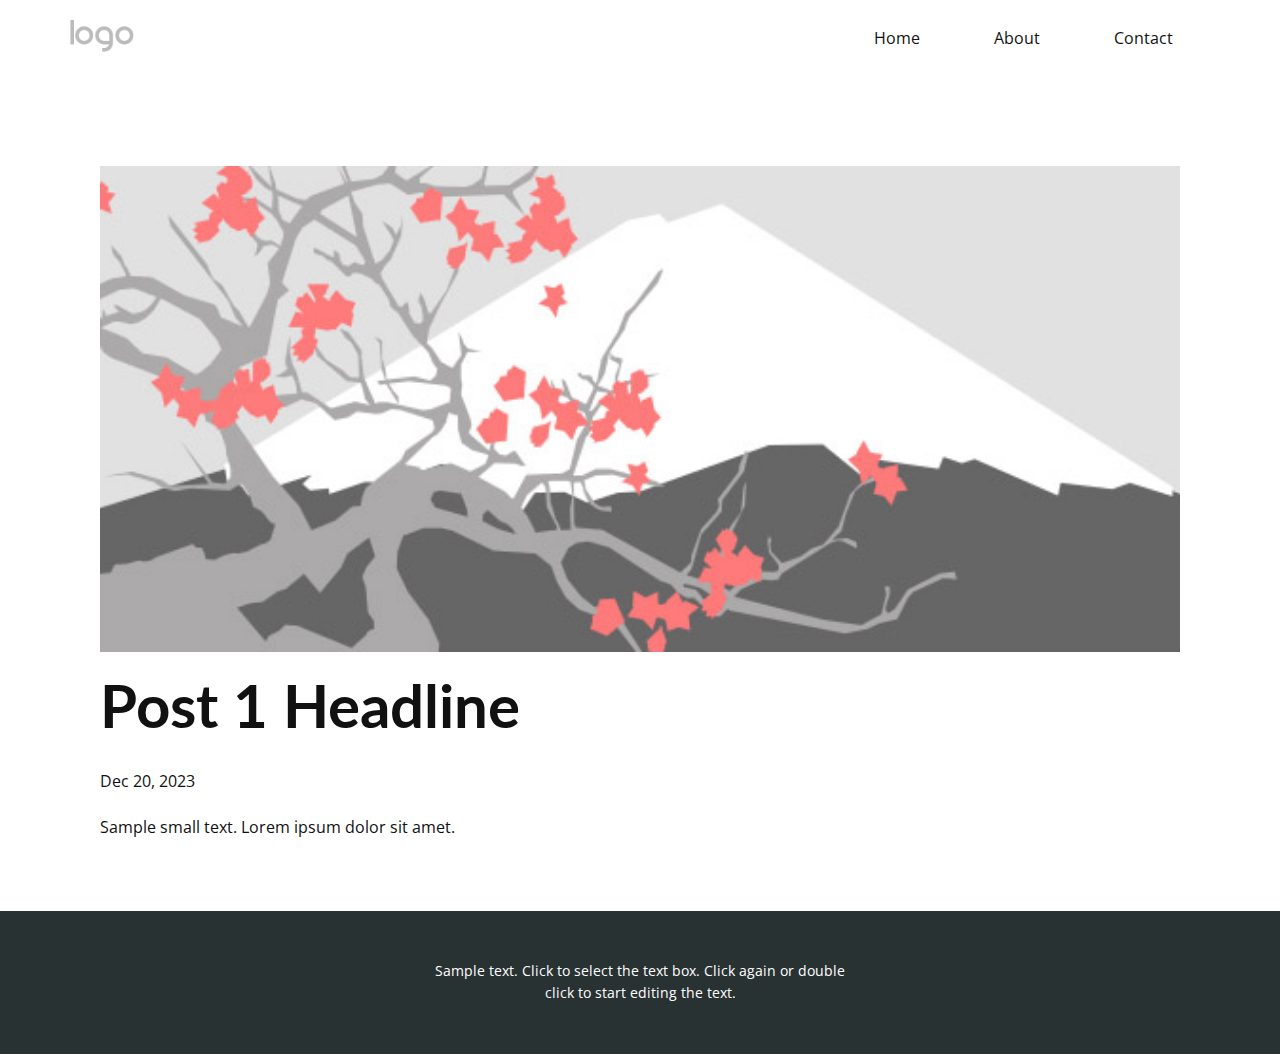
<file: blog/post.html>
<!DOCTYPE html>
<html style="font-size: 16px;" lang="en"><head>
    <meta name="viewport" content="width=device-width, initial-scale=1.0">
    <meta charset="utf-8">
    <meta name="keywords" content="Post 1 Headline">
    <meta name="description" content="">
    <title>Post 1 Headline</title>
    <link rel="stylesheet" href="../nicepage.css" media="screen">
<link rel="stylesheet" href="../Post-Template.css" media="screen">
    <script class="u-script" type="text/javascript" src="../jquery.js" defer=""></script>
    <script class="u-script" type="text/javascript" src="../nicepage.js" defer=""></script>
    <meta name="generator" content="Nicepage 6.1.3, nicepage.com">
    <link id="u-theme-google-font" rel="stylesheet" href="https://fonts.googleapis.com/css?family=Lato:100,100i,300,300i,400,400i,700,700i,900,900i|Open+Sans:300,300i,400,400i,500,500i,600,600i,700,700i,800,800i">
    <link id="u-page-google-font" rel="stylesheet" href="https://fonts.googleapis.com/css?family=Lato:100,100i,300,300i,400,400i,700,700i,900,900i">
    
    
    
    <script type="application/ld+json">{
		"@context": "http://schema.org",
		"@type": "Organization",
		"name": "Site2",
		"logo": "images/default-logo.png"
}</script>
    <meta name="theme-color" content="#478ac9">
  <meta data-intl-tel-input-cdn-path="intlTelInput/"></head>
  <body data-path-to-root="./" data-include-products="false" class="u-body u-xl-mode" data-lang="en"><header class="u-clearfix u-header u-header" id="sec-2a97"><div class="u-clearfix u-sheet u-sheet-1">
        <a href="https://nicepage.com" class="u-image u-logo u-image-1" data-image-width="80" data-image-height="40">
          <img src="../images/default-logo.png" class="u-logo-image u-logo-image-1">
        </a>
        <nav class="u-align-left u-font-size-14 u-menu u-menu-one-level u-nav-spacing-25 u-offcanvas u-menu-1" data-responsive-from="MD">
          <div class="menu-collapse">
            <a class="u-button-style u-custom-left-right-menu-spacing u-custom-text-active-color u-custom-text-hover-color u-nav-link" href="#" style="padding: 4px 0px; font-size: calc(1em + 8px);">
              <svg class="u-svg-link" preserveAspectRatio="xMidYMin slice" viewBox="0 0 302 302" style=""><use xmlns:xlink="http://www.w3.org/1999/xlink" xlink:href="#svg-7b92"></use></svg>
              <svg xmlns="http://www.w3.org/2000/svg" xmlns:xlink="http://www.w3.org/1999/xlink" version="1.1" id="svg-7b92" x="0px" y="0px" viewBox="0 0 302 302" style="enable-background:new 0 0 302 302;" xml:space="preserve" class="u-svg-content"><g><rect y="36" width="302" height="30"></rect><rect y="236" width="302" height="30"></rect><rect y="136" width="302" height="30"></rect>
</g><g></g><g></g><g></g><g></g><g></g><g></g><g></g><g></g><g></g><g></g><g></g><g></g><g></g><g></g><g></g></svg>
            </a>
          </div>
          <div class="u-custom-menu u-nav-container">
            <ul class="u-nav u-unstyled u-nav-1"><li class="u-nav-item"><a class="u-button-style u-nav-link u-text-active-palette-3-base u-text-hover-palette-3-base" href="#" style="padding: 10px 37px;">Home</a>
</li><li class="u-nav-item"><a class="u-button-style u-nav-link u-text-active-palette-3-base u-text-hover-palette-3-base" href="#" style="padding: 10px 37px;">About</a>
</li><li class="u-nav-item"><a class="u-button-style u-nav-link u-text-active-palette-3-base u-text-hover-palette-3-base" href="#" style="padding: 10px 37px;">Contact</a>
</li></ul>
          </div>
          <div class="u-custom-menu u-nav-container-collapse">
            <div class="u-align-center u-black u-container-style u-inner-container-layout u-opacity u-opacity-95 u-sidenav">
              <div class="u-inner-container-layout u-sidenav-overflow">
                <div class="u-menu-close"></div>
                <ul class="u-align-center u-nav u-popupmenu-items u-unstyled u-nav-2"><li class="u-nav-item"><a class="u-button-style u-nav-link" href="#">Home</a>
</li><li class="u-nav-item"><a class="u-button-style u-nav-link" href="#">About</a>
</li><li class="u-nav-item"><a class="u-button-style u-nav-link" href="#">Contact</a>
</li></ul>
              </div>
            </div>
            <div class="u-black u-menu-overlay u-opacity u-opacity-70"></div>
          </div>
        </nav>
      </div></header>
    <section class="u-align-center u-clearfix u-section-1" id="sec-e162">
      <div class="u-clearfix u-sheet u-valign-middle-md u-valign-middle-sm u-valign-middle-xs u-sheet-1"><!--post_details--><!--post_details_options_json--><!--{"source":""}--><!--/post_details_options_json--><!--blog_post-->
        <div class="u-container-style u-expanded-width u-post-details u-post-details-1">
          <div class="u-container-layout u-valign-middle u-container-layout-1"><!--blog_post_image-->
            <img alt="" class="u-blog-control u-expanded-width u-image u-image-default u-image-1" src="../images/0fd3416c.jpeg"><!--/blog_post_image--><!--blog_post_header-->
            <h2 class="u-blog-control u-text u-text-1">Post 1 Headline</h2><!--/blog_post_header--><!--blog_post_metadata-->
            <div class="u-blog-control u-metadata u-metadata-1"><!--blog_post_metadata_date-->
              <span class="u-meta-date u-meta-icon">Dec 20, 2023</span><!--/blog_post_metadata_date--><!--blog_post_metadata_category-->
              <!--/blog_post_metadata_category--><!--blog_post_metadata_comments-->
              <!--/blog_post_metadata_comments-->
            </div><!--/blog_post_metadata--><!--blog_post_content-->
            <div class="u-align-justify u-blog-control u-post-content u-text u-text-2 fr-view">
  Sample small text. Lorem ipsum dolor sit amet.
  </div><!--/blog_post_content-->
          </div>
        </div><!--/blog_post--><!--/post_details-->
      </div>
    </section>
    
    
    
    <footer class="u-align-center u-clearfix u-footer u-palette-5-dark-3 u-footer" id="sec-ad58"><div class="u-clearfix u-sheet u-sheet-1">
        <p class="u-small-text u-text u-text-variant u-text-1">Sample text. Click to select the text box. Click again or double click to start editing the text.</p>
      </div></footer>
    <section class="u-backlink u-clearfix u-grey-80">
      <a class="u-link" href="https://nicepage.com/website-templates" target="_blank">
        <span>Website Templates</span>
      </a>
      <p class="u-text">
        <span>created with</span>
      </p>
      <a class="u-link" href="" target="_blank">
        <span>Website Builder Software</span>
      </a>. 
    </section>
  
</body></html>
</file>
